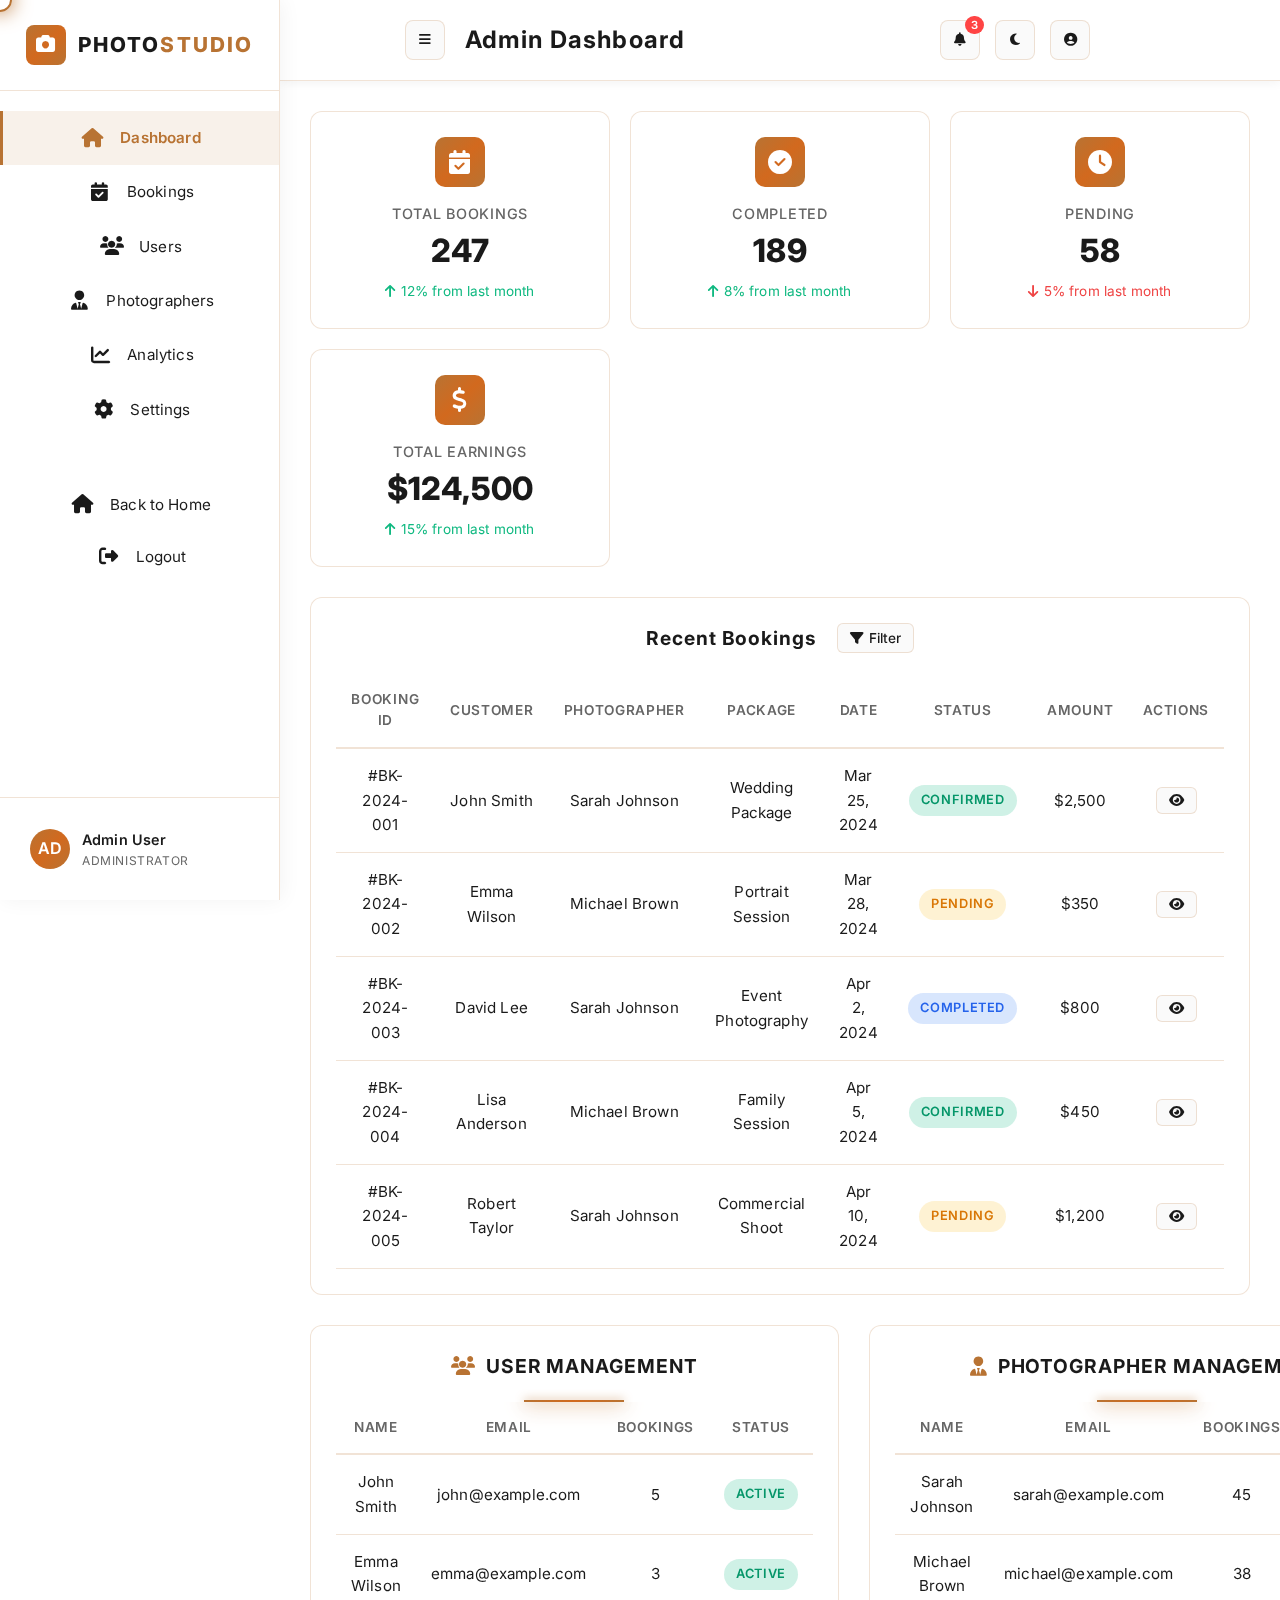
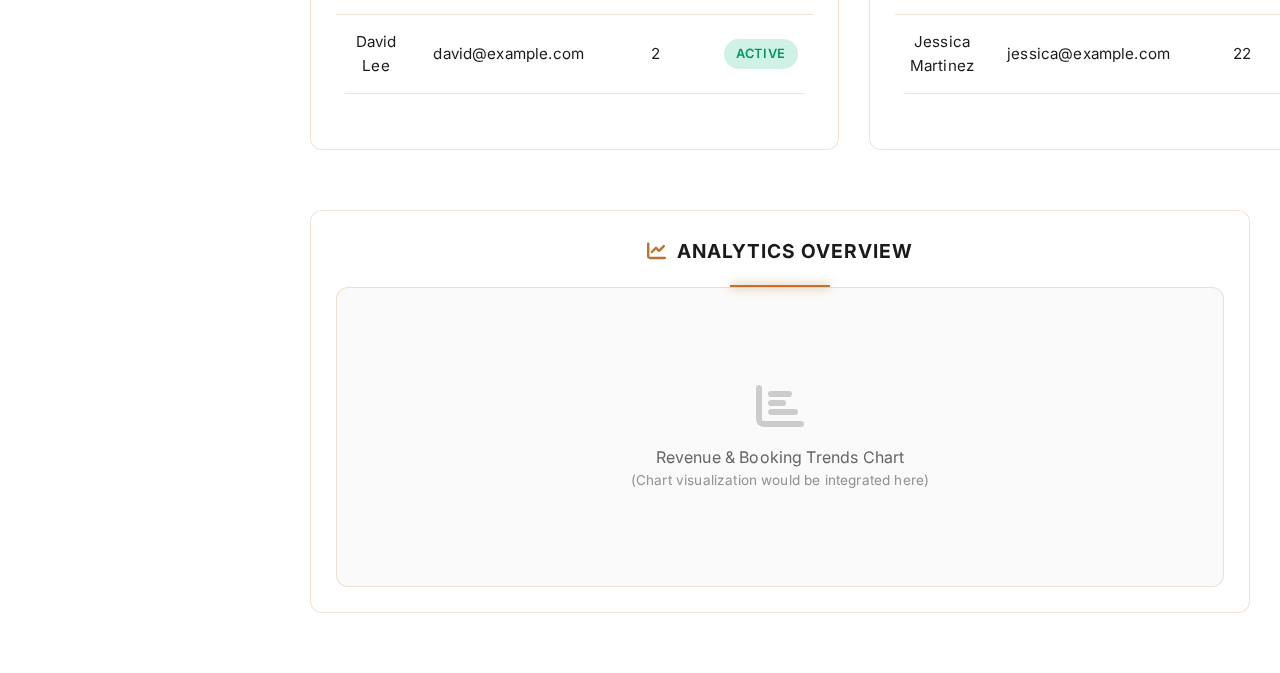
<file: admin-dashboard.html>
<!DOCTYPE html>
<html lang="en">
<head>
    <meta charset="UTF-8">
    <meta name="viewport" content="width=device-width, initial-scale=1.0">
    <meta name="description" content="Admin Dashboard - Photography Booking Management">
    <title>Admin Dashboard - PhotoStudio</title>
    
    <!-- Favicon -->
    <link rel="icon" type="image/svg+xml" href="favicon.svg">
    
    <!-- Font Awesome for Icons -->
    <link rel="stylesheet" href="https://cdnjs.cloudflare.com/ajax/libs/font-awesome/6.4.0/css/all.min.css">
    
    <!-- Google Fonts -->
    <link rel="preconnect" href="https://fonts.googleapis.com">
    <link rel="preconnect" href="https://fonts.gstatic.com" crossorigin>
    <link href="https://fonts.googleapis.com/css2?family=Inter:wght@300;400;500;600;700;800;900&display=swap" rel="stylesheet">
    
    <!-- Styles -->
    <link rel="stylesheet" href="styles.css">
    <link rel="stylesheet" href="dashboard.css">
    
    <style>
        /* Additional Admin-specific styles */
        .analytics-chart {
            height: 300px;
            background: var(--bg-secondary);
            border-radius: 12px;
            display: flex;
            align-items: center;
            justify-content: center;
            color: var(--text-light);
            border: 1px solid var(--border-color);
        }
    </style>
</head>
<body>
    <!-- Sidebar Overlay (Mobile) -->
    <div class="sidebar-overlay"></div>
    
    <!-- Dashboard Wrapper -->
    <div class="dashboard-wrapper">
        <!-- Sidebar -->
        <aside class="dashboard-sidebar">
            <!-- Logo -->
            <div class="sidebar-logo">
                <div class="sidebar-logo-icon">
                    <i class="fas fa-camera"></i>
                </div>
                <div class="sidebar-logo-text">Photo<span>Studio</span></div>
            </div>
            
            <!-- Menu -->
            <nav class="sidebar-menu">
                <a href="admin-dashboard.html" class="sidebar-menu-item active">
                    <i class="fas fa-home"></i>
                    <span class="sidebar-menu-text">Dashboard</span>
                </a>
                <a href="#bookings" class="sidebar-menu-item">
                    <i class="fas fa-calendar-check"></i>
                    <span class="sidebar-menu-text">Bookings</span>
                </a>
                <a href="#users" class="sidebar-menu-item">
                    <i class="fas fa-users"></i>
                    <span class="sidebar-menu-text">Users</span>
                </a>
                <a href="#photographers" class="sidebar-menu-item">
                    <i class="fas fa-user-tie"></i>
                    <span class="sidebar-menu-text">Photographers</span>
                </a>
                <a href="#analytics" class="sidebar-menu-item">
                    <i class="fas fa-chart-line"></i>
                    <span class="sidebar-menu-text">Analytics</span>
                </a>
                <a href="#settings" class="sidebar-menu-item">
                    <i class="fas fa-cog"></i>
                    <span class="sidebar-menu-text">Settings</span>
                </a>
                <div style="margin-top: 20px; padding-top: 20px; border-top: 1px solid var(--border-color);"></div>
                <a href="index.html" class="sidebar-menu-item">
                    <i class="fas fa-home"></i>
                    <span class="sidebar-menu-text">Back to Home</span>
                </a>
                <button class="sidebar-menu-item logout-btn" style="width: 100%; text-align: left;">
                    <i class="fas fa-sign-out-alt"></i>
                    <span class="sidebar-menu-text">Logout</span>
                </button>
            </nav>
            
            <!-- Footer -->
            <div class="sidebar-footer">
                <div class="sidebar-user">
                    <div class="sidebar-user-avatar">AD</div>
                    <div class="sidebar-user-info">
                        <div class="sidebar-user-name">Admin User</div>
                        <div class="sidebar-user-role">Administrator</div>
                    </div>
                </div>
            </div>
        </aside>
        
        <!-- Main Content -->
        <main class="dashboard-main">
            <!-- Header -->
            <header class="dashboard-header">
                <div class="dashboard-header-left">
                    <button class="sidebar-toggle" aria-label="Toggle Sidebar">
                        <i class="fas fa-bars"></i>
                    </button>
                    <h1 class="dashboard-title">Admin Dashboard</h1>
                </div>
                <div class="dashboard-header-right">
                    <button class="header-icon-btn" data-tooltip="Notifications">
                        <i class="fas fa-bell"></i>
                        <span class="badge">3</span>
                    </button>
                    <button class="header-icon-btn theme-toggle" data-tooltip="Toggle Theme">
                        <i class="fas fa-moon"></i>
                    </button>
                    <button class="header-icon-btn" data-tooltip="Profile">
                        <i class="fas fa-user-circle"></i>
                    </button>
                </div>
            </header>
            
            <!-- Content -->
            <div class="dashboard-content">
                <!-- Stats Cards -->
                <div class="stats-grid">
                    <div class="stat-card">
                        <div class="stat-card-header">
                            <div class="stat-card-icon">
                                <i class="fas fa-calendar-check"></i>
                            </div>
                        </div>
                        <div class="stat-card-title">Total Bookings</div>
                        <div class="stat-card-value">247</div>
                        <div class="stat-card-change positive">
                            <i class="fas fa-arrow-up"></i>
                            <span>12% from last month</span>
                        </div>
                    </div>
                    
                    <div class="stat-card">
                        <div class="stat-card-header">
                            <div class="stat-card-icon">
                                <i class="fas fa-check-circle"></i>
                            </div>
                        </div>
                        <div class="stat-card-title">Completed</div>
                        <div class="stat-card-value">189</div>
                        <div class="stat-card-change positive">
                            <i class="fas fa-arrow-up"></i>
                            <span>8% from last month</span>
                        </div>
                    </div>
                    
                    <div class="stat-card">
                        <div class="stat-card-header">
                            <div class="stat-card-icon">
                                <i class="fas fa-clock"></i>
                            </div>
                        </div>
                        <div class="stat-card-title">Pending</div>
                        <div class="stat-card-value">58</div>
                        <div class="stat-card-change negative">
                            <i class="fas fa-arrow-down"></i>
                            <span>5% from last month</span>
                        </div>
                    </div>
                    
                    <div class="stat-card">
                        <div class="stat-card-header">
                            <div class="stat-card-icon">
                                <i class="fas fa-dollar-sign"></i>
                            </div>
                        </div>
                        <div class="stat-card-title">Total Earnings</div>
                        <div class="stat-card-value">$124,500</div>
                        <div class="stat-card-change positive">
                            <i class="fas fa-arrow-up"></i>
                            <span>15% from last month</span>
                        </div>
                    </div>
                </div>
                
                <!-- Booking Management Table -->
                <div class="data-table-wrapper">
                    <div class="data-table-header">
                        <h2 class="data-table-title">Recent Bookings</h2>
                        <button class="action-btn">
                            <i class="fas fa-filter"></i>
                            Filter
                        </button>
                    </div>
                    <table class="data-table">
                        <thead>
                            <tr>
                                <th>Booking ID</th>
                                <th>Customer</th>
                                <th>Photographer</th>
                                <th>Package</th>
                                <th>Date</th>
                                <th>Status</th>
                                <th>Amount</th>
                                <th>Actions</th>
                            </tr>
                        </thead>
                        <tbody>
                            <tr>
                                <td>#BK-2024-001</td>
                                <td>John Smith</td>
                                <td>Sarah Johnson</td>
                                <td>Wedding Package</td>
                                <td>Mar 25, 2024</td>
                                <td><span class="status-badge confirmed">Confirmed</span></td>
                                <td>$2,500</td>
                                <td>
                                    <button class="action-btn">
                                        <i class="fas fa-eye"></i>
                                    </button>
                                </td>
                            </tr>
                            <tr>
                                <td>#BK-2024-002</td>
                                <td>Emma Wilson</td>
                                <td>Michael Brown</td>
                                <td>Portrait Session</td>
                                <td>Mar 28, 2024</td>
                                <td><span class="status-badge pending">Pending</span></td>
                                <td>$350</td>
                                <td>
                                    <button class="action-btn">
                                        <i class="fas fa-eye"></i>
                                    </button>
                                </td>
                            </tr>
                            <tr>
                                <td>#BK-2024-003</td>
                                <td>David Lee</td>
                                <td>Sarah Johnson</td>
                                <td>Event Photography</td>
                                <td>Apr 2, 2024</td>
                                <td><span class="status-badge completed">Completed</span></td>
                                <td>$800</td>
                                <td>
                                    <button class="action-btn">
                                        <i class="fas fa-eye"></i>
                                    </button>
                                </td>
                            </tr>
                            <tr>
                                <td>#BK-2024-004</td>
                                <td>Lisa Anderson</td>
                                <td>Michael Brown</td>
                                <td>Family Session</td>
                                <td>Apr 5, 2024</td>
                                <td><span class="status-badge confirmed">Confirmed</span></td>
                                <td>$450</td>
                                <td>
                                    <button class="action-btn">
                                        <i class="fas fa-eye"></i>
                                    </button>
                                </td>
                            </tr>
                            <tr>
                                <td>#BK-2024-005</td>
                                <td>Robert Taylor</td>
                                <td>Sarah Johnson</td>
                                <td>Commercial Shoot</td>
                                <td>Apr 10, 2024</td>
                                <td><span class="status-badge pending">Pending</span></td>
                                <td>$1,200</td>
                                <td>
                                    <button class="action-btn">
                                        <i class="fas fa-eye"></i>
                                    </button>
                                </td>
                            </tr>
                        </tbody>
                    </table>
                </div>
                
                <!-- Two Column Layout -->
                <div style="display: grid; grid-template-columns: 1fr 1fr; gap: 30px; margin-bottom: 30px;">
                    <!-- User Management -->
                    <div class="dashboard-section">
                        <h2 class="section-title">
                            <i class="fas fa-users"></i>
                            User Management
                        </h2>
                        <div class="data-table-wrapper" style="padding: 0; border: none; background: transparent;">
                            <table class="data-table">
                                <thead>
                                    <tr>
                                        <th>Name</th>
                                        <th>Email</th>
                                        <th>Bookings</th>
                                        <th>Status</th>
                                    </tr>
                                </thead>
                                <tbody>
                                    <tr>
                                        <td>John Smith</td>
                                        <td>john@example.com</td>
                                        <td>5</td>
                                        <td><span class="status-badge confirmed">Active</span></td>
                                    </tr>
                                    <tr>
                                        <td>Emma Wilson</td>
                                        <td>emma@example.com</td>
                                        <td>3</td>
                                        <td><span class="status-badge confirmed">Active</span></td>
                                    </tr>
                                    <tr>
                                        <td>David Lee</td>
                                        <td>david@example.com</td>
                                        <td>2</td>
                                        <td><span class="status-badge confirmed">Active</span></td>
                                    </tr>
                                </tbody>
                            </table>
                        </div>
                    </div>
                    
                    <!-- Photographer Management -->
                    <div class="dashboard-section">
                        <h2 class="section-title">
                            <i class="fas fa-user-tie"></i>
                            Photographer Management
                        </h2>
                        <div class="data-table-wrapper" style="padding: 0; border: none; background: transparent;">
                            <table class="data-table">
                                <thead>
                                    <tr>
                                        <th>Name</th>
                                        <th>Email</th>
                                        <th>Bookings</th>
                                        <th>Status</th>
                                    </tr>
                                </thead>
                                <tbody>
                                    <tr>
                                        <td>Sarah Johnson</td>
                                        <td>sarah@example.com</td>
                                        <td>45</td>
                                        <td><span class="status-badge confirmed">Active</span></td>
                                    </tr>
                                    <tr>
                                        <td>Michael Brown</td>
                                        <td>michael@example.com</td>
                                        <td>38</td>
                                        <td><span class="status-badge confirmed">Active</span></td>
                                    </tr>
                                    <tr>
                                        <td>Jessica Martinez</td>
                                        <td>jessica@example.com</td>
                                        <td>22</td>
                                        <td><span class="status-badge confirmed">Active</span></td>
                                    </tr>
                                </tbody>
                            </table>
                        </div>
                    </div>
                </div>
                
                <!-- Analytics Section -->
                <div class="dashboard-section">
                    <h2 class="section-title">
                        <i class="fas fa-chart-line"></i>
                        Analytics Overview
                    </h2>
                    <div class="analytics-chart">
                        <div style="text-align: center;">
                            <i class="fas fa-chart-bar" style="font-size: 3rem; margin-bottom: 15px; opacity: 0.3;"></i>
                            <p>Revenue & Booking Trends Chart</p>
                            <p style="font-size: 0.85rem; opacity: 0.7;">(Chart visualization would be integrated here)</p>
                        </div>
                    </div>
                </div>
            </div>
        </main>
    </div>
    
    <!-- Scripts -->
    <script src="script.js"></script>
    <script src="dashboard.js"></script>
</body>
</html>
</file>
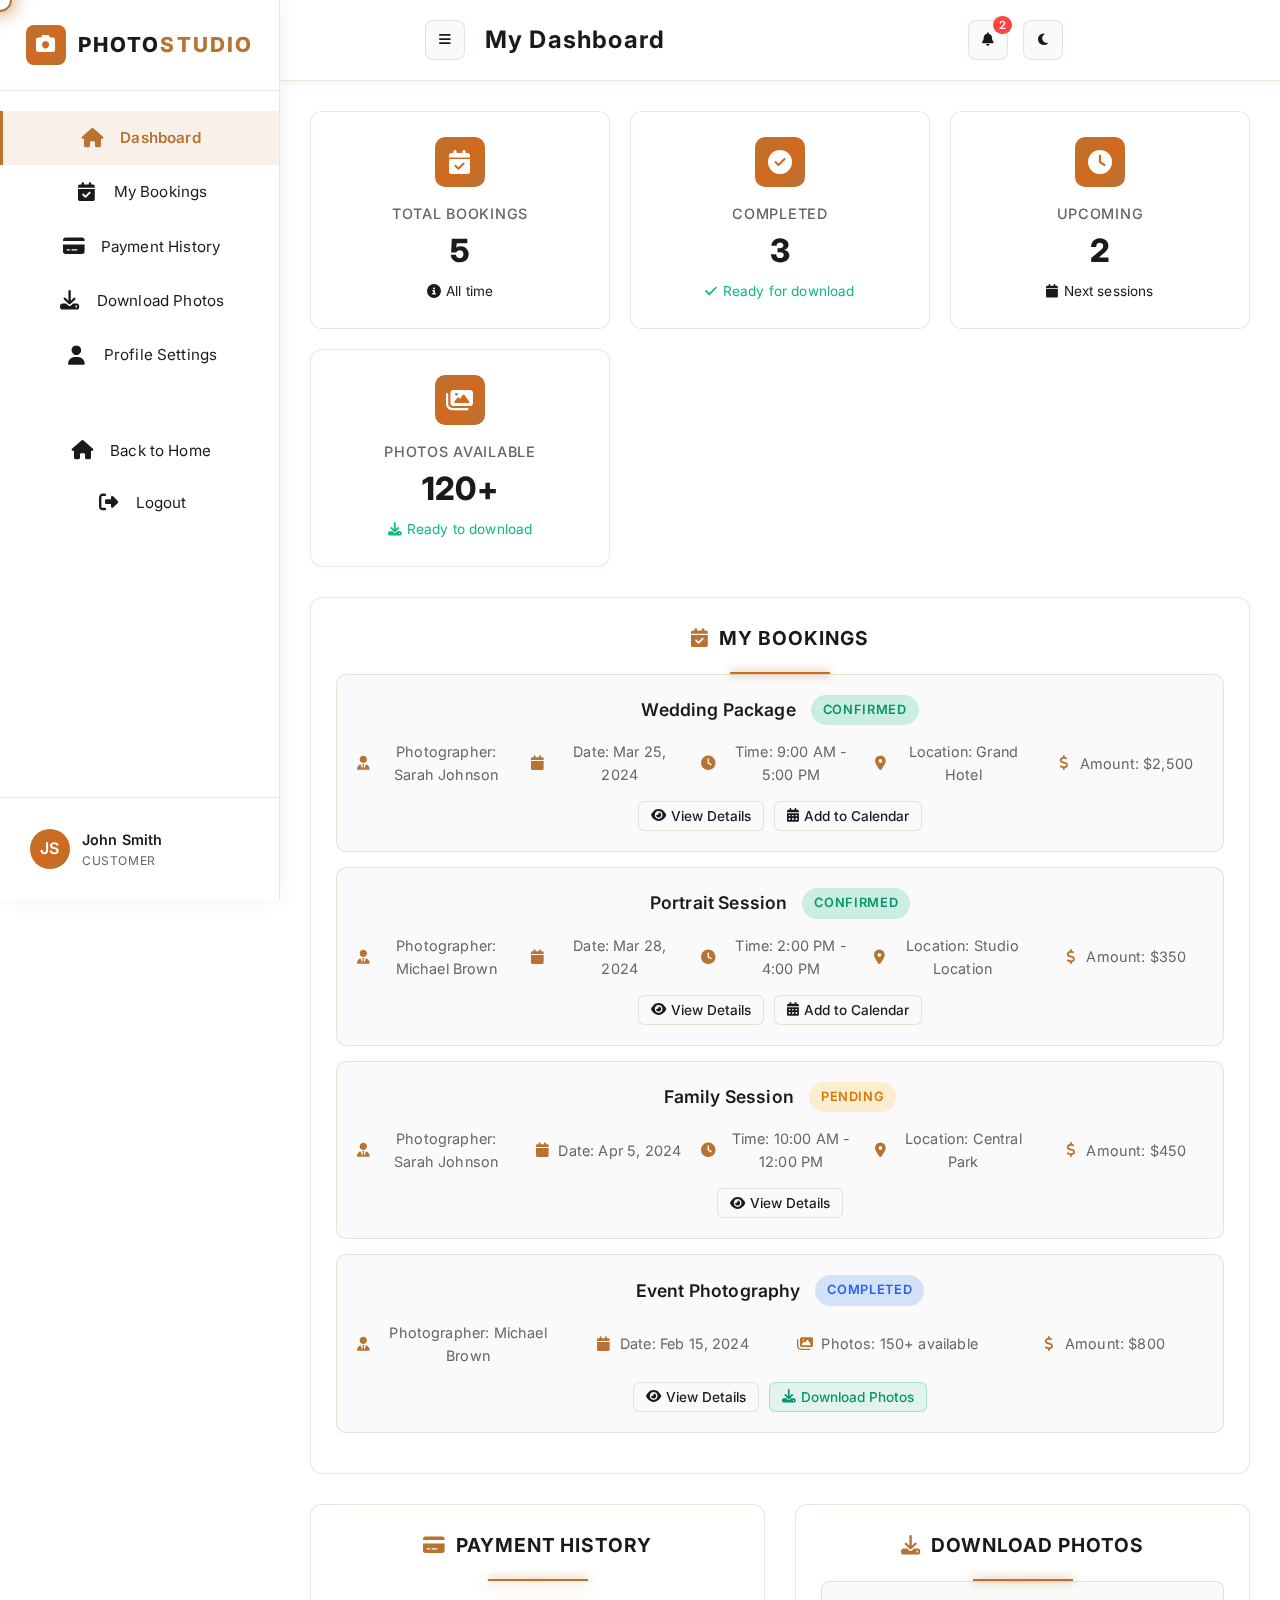
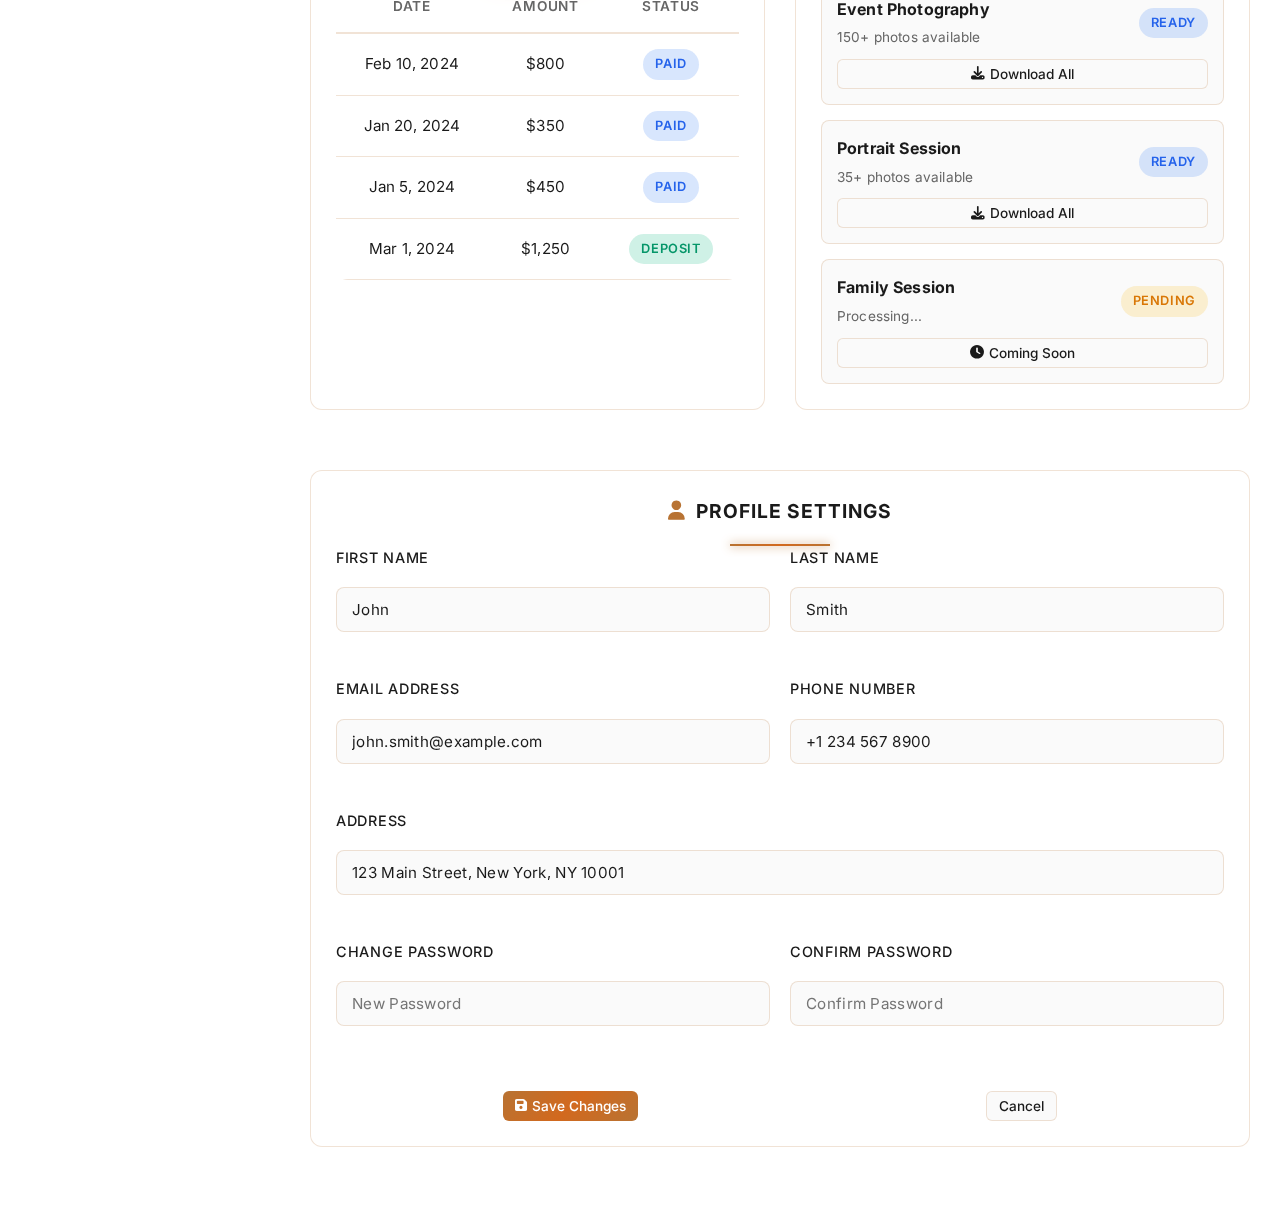
<file: customer-dashboard.html>
<!DOCTYPE html>
<html lang="en">
<head>
    <meta charset="UTF-8">
    <meta name="viewport" content="width=device-width, initial-scale=1.0">
    <meta name="description" content="Customer Dashboard - Manage Your Bookings">
    <title>My Dashboard - PhotoStudio</title>
    
    <!-- Favicon -->
    <link rel="icon" type="image/svg+xml" href="favicon.svg">
    
    <!-- Font Awesome for Icons -->
    <link rel="stylesheet" href="https://cdnjs.cloudflare.com/ajax/libs/font-awesome/6.4.0/css/all.min.css">
    
    <!-- Google Fonts -->
    <link rel="preconnect" href="https://fonts.googleapis.com">
    <link rel="preconnect" href="https://fonts.gstatic.com" crossorigin>
    <link href="https://fonts.googleapis.com/css2?family=Inter:wght@300;400;500;600;700;800;900&display=swap" rel="stylesheet">
    
    <!-- Styles -->
    <link rel="stylesheet" href="styles.css">
    <link rel="stylesheet" href="dashboard.css">
</head>
<body>
    <!-- Sidebar Overlay (Mobile) -->
    <div class="sidebar-overlay"></div>
    
    <!-- Dashboard Wrapper -->
    <div class="dashboard-wrapper">
        <!-- Sidebar -->
        <aside class="dashboard-sidebar">
            <!-- Logo -->
            <div class="sidebar-logo">
                <div class="sidebar-logo-icon">
                    <i class="fas fa-camera"></i>
                </div>
                <div class="sidebar-logo-text">Photo<span>Studio</span></div>
            </div>
            
            <!-- Menu -->
            <nav class="sidebar-menu">
                <a href="customer-dashboard.html" class="sidebar-menu-item active">
                    <i class="fas fa-home"></i>
                    <span class="sidebar-menu-text">Dashboard</span>
                </a>
                <a href="#bookings" class="sidebar-menu-item">
                    <i class="fas fa-calendar-check"></i>
                    <span class="sidebar-menu-text">My Bookings</span>
                </a>
                <a href="#payments" class="sidebar-menu-item">
                    <i class="fas fa-credit-card"></i>
                    <span class="sidebar-menu-text">Payment History</span>
                </a>
                <a href="#photos" class="sidebar-menu-item">
                    <i class="fas fa-download"></i>
                    <span class="sidebar-menu-text">Download Photos</span>
                </a>
                <a href="#profile" class="sidebar-menu-item">
                    <i class="fas fa-user"></i>
                    <span class="sidebar-menu-text">Profile Settings</span>
                </a>
                <div style="margin-top: 20px; padding-top: 20px; border-top: 1px solid var(--border-color);"></div>
                <a href="index.html" class="sidebar-menu-item">
                    <i class="fas fa-home"></i>
                    <span class="sidebar-menu-text">Back to Home</span>
                </a>
                <button class="sidebar-menu-item logout-btn" style="width: 100%; text-align: left;">
                    <i class="fas fa-sign-out-alt"></i>
                    <span class="sidebar-menu-text">Logout</span>
                </button>
            </nav>
            
            <!-- Footer -->
            <div class="sidebar-footer">
                <div class="sidebar-user">
                    <div class="sidebar-user-avatar">JS</div>
                    <div class="sidebar-user-info">
                        <div class="sidebar-user-name">John Smith</div>
                        <div class="sidebar-user-role">Customer</div>
                    </div>
                </div>
            </div>
        </aside>
        
        <!-- Main Content -->
        <main class="dashboard-main">
            <!-- Header -->
            <header class="dashboard-header">
                <div class="dashboard-header-left">
                    <button class="sidebar-toggle" aria-label="Toggle Sidebar">
                        <i class="fas fa-bars"></i>
                    </button>
                    <h1 class="dashboard-title">My Dashboard</h1>
                </div>
                <div class="dashboard-header-right">
                    <button class="header-icon-btn" data-tooltip="Notifications">
                        <i class="fas fa-bell"></i>
                        <span class="badge">2</span>
                    </button>
                    <button class="header-icon-btn theme-toggle" data-tooltip="Toggle Theme">
                        <i class="fas fa-moon"></i>
                    </button>
                </div>
            </header>
            
            <!-- Content -->
            <div class="dashboard-content">
                <!-- Quick Stats -->
                <div class="stats-grid">
                    <div class="stat-card">
                        <div class="stat-card-header">
                            <div class="stat-card-icon">
                                <i class="fas fa-calendar-check"></i>
                            </div>
                        </div>
                        <div class="stat-card-title">Total Bookings</div>
                        <div class="stat-card-value">5</div>
                        <div class="stat-card-change">
                            <i class="fas fa-info-circle"></i>
                            <span>All time</span>
                        </div>
                    </div>
                    
                    <div class="stat-card">
                        <div class="stat-card-header">
                            <div class="stat-card-icon">
                                <i class="fas fa-check-circle"></i>
                            </div>
                        </div>
                        <div class="stat-card-title">Completed</div>
                        <div class="stat-card-value">3</div>
                        <div class="stat-card-change positive">
                            <i class="fas fa-check"></i>
                            <span>Ready for download</span>
                        </div>
                    </div>
                    
                    <div class="stat-card">
                        <div class="stat-card-header">
                            <div class="stat-card-icon">
                                <i class="fas fa-clock"></i>
                            </div>
                        </div>
                        <div class="stat-card-title">Upcoming</div>
                        <div class="stat-card-value">2</div>
                        <div class="stat-card-change">
                            <i class="fas fa-calendar"></i>
                            <span>Next sessions</span>
                        </div>
                    </div>
                    
                    <div class="stat-card">
                        <div class="stat-card-header">
                            <div class="stat-card-icon">
                                <i class="fas fa-images"></i>
                            </div>
                        </div>
                        <div class="stat-card-title">Photos Available</div>
                        <div class="stat-card-value">120+</div>
                        <div class="stat-card-change positive">
                            <i class="fas fa-download"></i>
                            <span>Ready to download</span>
                        </div>
                    </div>
                </div>
                
                <!-- My Bookings Section -->
                <div class="dashboard-section">
                    <h2 class="section-title">
                        <i class="fas fa-calendar-check"></i>
                        My Bookings
                    </h2>
                    
                    <div class="booking-card">
                        <div class="booking-card-header">
                            <h3 class="booking-card-title">Wedding Package</h3>
                            <span class="status-badge confirmed">Confirmed</span>
                        </div>
                        <div class="booking-card-info">
                            <div class="booking-info-item">
                                <i class="fas fa-user-tie"></i>
                                <span>Photographer: Sarah Johnson</span>
                            </div>
                            <div class="booking-info-item">
                                <i class="fas fa-calendar"></i>
                                <span>Date: Mar 25, 2024</span>
                            </div>
                            <div class="booking-info-item">
                                <i class="fas fa-clock"></i>
                                <span>Time: 9:00 AM - 5:00 PM</span>
                            </div>
                            <div class="booking-info-item">
                                <i class="fas fa-map-marker-alt"></i>
                                <span>Location: Grand Hotel</span>
                            </div>
                            <div class="booking-info-item">
                                <i class="fas fa-dollar-sign"></i>
                                <span>Amount: $2,500</span>
                            </div>
                        </div>
                        <div class="booking-card-actions">
                            <button class="action-btn">
                                <i class="fas fa-eye"></i>
                                View Details
                            </button>
                            <button class="action-btn">
                                <i class="fas fa-calendar-alt"></i>
                                Add to Calendar
                            </button>
                        </div>
                    </div>
                    
                    <div class="booking-card">
                        <div class="booking-card-header">
                            <h3 class="booking-card-title">Portrait Session</h3>
                            <span class="status-badge confirmed">Confirmed</span>
                        </div>
                        <div class="booking-card-info">
                            <div class="booking-info-item">
                                <i class="fas fa-user-tie"></i>
                                <span>Photographer: Michael Brown</span>
                            </div>
                            <div class="booking-info-item">
                                <i class="fas fa-calendar"></i>
                                <span>Date: Mar 28, 2024</span>
                            </div>
                            <div class="booking-info-item">
                                <i class="fas fa-clock"></i>
                                <span>Time: 2:00 PM - 4:00 PM</span>
                            </div>
                            <div class="booking-info-item">
                                <i class="fas fa-map-marker-alt"></i>
                                <span>Location: Studio Location</span>
                            </div>
                            <div class="booking-info-item">
                                <i class="fas fa-dollar-sign"></i>
                                <span>Amount: $350</span>
                            </div>
                        </div>
                        <div class="booking-card-actions">
                            <button class="action-btn">
                                <i class="fas fa-eye"></i>
                                View Details
                            </button>
                            <button class="action-btn">
                                <i class="fas fa-calendar-alt"></i>
                                Add to Calendar
                            </button>
                        </div>
                    </div>
                    
                    <div class="booking-card">
                        <div class="booking-card-header">
                            <h3 class="booking-card-title">Family Session</h3>
                            <span class="status-badge pending">Pending</span>
                        </div>
                        <div class="booking-card-info">
                            <div class="booking-info-item">
                                <i class="fas fa-user-tie"></i>
                                <span>Photographer: Sarah Johnson</span>
                            </div>
                            <div class="booking-info-item">
                                <i class="fas fa-calendar"></i>
                                <span>Date: Apr 5, 2024</span>
                            </div>
                            <div class="booking-info-item">
                                <i class="fas fa-clock"></i>
                                <span>Time: 10:00 AM - 12:00 PM</span>
                            </div>
                            <div class="booking-info-item">
                                <i class="fas fa-map-marker-alt"></i>
                                <span>Location: Central Park</span>
                            </div>
                            <div class="booking-info-item">
                                <i class="fas fa-dollar-sign"></i>
                                <span>Amount: $450</span>
                            </div>
                        </div>
                        <div class="booking-card-actions">
                            <button class="action-btn">
                                <i class="fas fa-eye"></i>
                                View Details
                            </button>
                        </div>
                    </div>
                    
                    <div class="booking-card">
                        <div class="booking-card-header">
                            <h3 class="booking-card-title">Event Photography</h3>
                            <span class="status-badge completed">Completed</span>
                        </div>
                        <div class="booking-card-info">
                            <div class="booking-info-item">
                                <i class="fas fa-user-tie"></i>
                                <span>Photographer: Michael Brown</span>
                            </div>
                            <div class="booking-info-item">
                                <i class="fas fa-calendar"></i>
                                <span>Date: Feb 15, 2024</span>
                            </div>
                            <div class="booking-info-item">
                                <i class="fas fa-images"></i>
                                <span>Photos: 150+ available</span>
                            </div>
                            <div class="booking-info-item">
                                <i class="fas fa-dollar-sign"></i>
                                <span>Amount: $800</span>
                            </div>
                        </div>
                        <div class="booking-card-actions">
                            <button class="action-btn">
                                <i class="fas fa-eye"></i>
                                View Details
                            </button>
                            <button class="action-btn accept">
                                <i class="fas fa-download"></i>
                                Download Photos
                            </button>
                        </div>
                    </div>
                </div>
                
                <!-- Two Column Layout -->
                <div style="display: grid; grid-template-columns: 1fr 1fr; gap: 30px; margin-bottom: 30px;">
                    <!-- Payment History -->
                    <div class="dashboard-section">
                        <h2 class="section-title">
                            <i class="fas fa-credit-card"></i>
                            Payment History
                        </h2>
                        <div class="data-table-wrapper" style="padding: 0; border: none; background: transparent;">
                            <table class="data-table">
                                <thead>
                                    <tr>
                                        <th>Date</th>
                                        <th>Amount</th>
                                        <th>Status</th>
                                    </tr>
                                </thead>
                                <tbody>
                                    <tr>
                                        <td data-label="Date">Feb 10, 2024</td>
                                        <td data-label="Amount">$800</td>
                                        <td data-label="Status"><span class="status-badge completed">Paid</span></td>
                                    </tr>
                                    <tr>
                                        <td data-label="Date">Jan 20, 2024</td>
                                        <td data-label="Amount">$350</td>
                                        <td data-label="Status"><span class="status-badge completed">Paid</span></td>
                                    </tr>
                                    <tr>
                                        <td data-label="Date">Jan 5, 2024</td>
                                        <td data-label="Amount">$450</td>
                                        <td data-label="Status"><span class="status-badge completed">Paid</span></td>
                                    </tr>
                                    <tr>
                                        <td data-label="Date">Mar 1, 2024</td>
                                        <td data-label="Amount">$1,250</td>
                                        <td data-label="Status"><span class="status-badge confirmed">Deposit</span></td>
                                    </tr>
                                </tbody>
                            </table>
                        </div>
                    </div>
                    
                    <!-- Download Photos -->
                    <div class="dashboard-section">
                        <h2 class="section-title">
                            <i class="fas fa-download"></i>
                            Download Photos
                        </h2>
                        <div style="display: flex; flex-direction: column; gap: 15px;">
                            <div style="padding: 15px; background: var(--bg-secondary); border-radius: 8px; border: 1px solid var(--border-color);">
                                <div style="display: flex; align-items: center; justify-content: space-between; margin-bottom: 10px;">
                                    <div>
                                        <strong style="color: var(--text-color);">Event Photography</strong>
                                        <div style="font-size: 0.85rem; color: var(--text-light); margin-top: 5px;">150+ photos available</div>
                                    </div>
                                    <span class="status-badge completed">Ready</span>
                                </div>
                                <button class="action-btn" style="width: 100%;">
                                    <i class="fas fa-download"></i>
                                    Download All
                                </button>
                            </div>
                            
                            <div style="padding: 15px; background: var(--bg-secondary); border-radius: 8px; border: 1px solid var(--border-color);">
                                <div style="display: flex; align-items: center; justify-content: space-between; margin-bottom: 10px;">
                                    <div>
                                        <strong style="color: var(--text-color);">Portrait Session</strong>
                                        <div style="font-size: 0.85rem; color: var(--text-light); margin-top: 5px;">35+ photos available</div>
                                    </div>
                                    <span class="status-badge completed">Ready</span>
                                </div>
                                <button class="action-btn" style="width: 100%;">
                                    <i class="fas fa-download"></i>
                                    Download All
                                </button>
                            </div>
                            
                            <div style="padding: 15px; background: var(--bg-secondary); border-radius: 8px; border: 1px solid var(--border-color);">
                                <div style="display: flex; align-items: center; justify-content: space-between; margin-bottom: 10px;">
                                    <div>
                                        <strong style="color: var(--text-color);">Family Session</strong>
                                        <div style="font-size: 0.85rem; color: var(--text-light); margin-top: 5px;">Processing...</div>
                                    </div>
                                    <span class="status-badge pending">Pending</span>
                                </div>
                                <button class="action-btn" style="width: 100%;" disabled>
                                    <i class="fas fa-clock"></i>
                                    Coming Soon
                                </button>
                            </div>
                        </div>
                    </div>
                </div>
                
                <!-- Profile Settings -->
                <div class="dashboard-section">
                    <h2 class="section-title">
                        <i class="fas fa-user"></i>
                        Profile Settings
                    </h2>
                    
                    <form class="profile-form">
                        <div class="form-row">
                            <div class="form-group">
                                <label>First Name</label>
                                <input type="text" value="John" placeholder="First Name">
                            </div>
                            <div class="form-group">
                                <label>Last Name</label>
                                <input type="text" value="Smith" placeholder="Last Name">
                            </div>
                        </div>
                        
                        <div class="form-row">
                            <div class="form-group">
                                <label>Email Address</label>
                                <input type="email" value="john.smith@example.com" placeholder="Email">
                            </div>
                            <div class="form-group">
                                <label>Phone Number</label>
                                <input type="tel" value="+1 234 567 8900" placeholder="Phone">
                            </div>
                        </div>
                        
                        <div class="form-group">
                            <label>Address</label>
                            <input type="text" value="123 Main Street, New York, NY 10001" placeholder="Address">
                        </div>
                        
                        <div class="form-row">
                            <div class="form-group">
                                <label>Change Password</label>
                                <input type="password" placeholder="New Password">
                            </div>
                            <div class="form-group">
                                <label>Confirm Password</label>
                                <input type="password" placeholder="Confirm Password">
                            </div>
                        </div>
                        
                        <div style="display: flex; gap: 15px; margin-top: 20px;">
                            <button type="submit" class="action-btn" style="background: var(--gradient-copper); color: white; border: none;">
                                <i class="fas fa-save"></i>
                                Save Changes
                            </button>
                            <button type="button" class="action-btn">
                                Cancel
                            </button>
                        </div>
                    </form>
                </div>
            </div>
        </main>
    </div>
    
    <!-- Scripts -->
    <script src="script.js"></script>
    <script src="dashboard.js"></script>
</body>
</html>
</file>
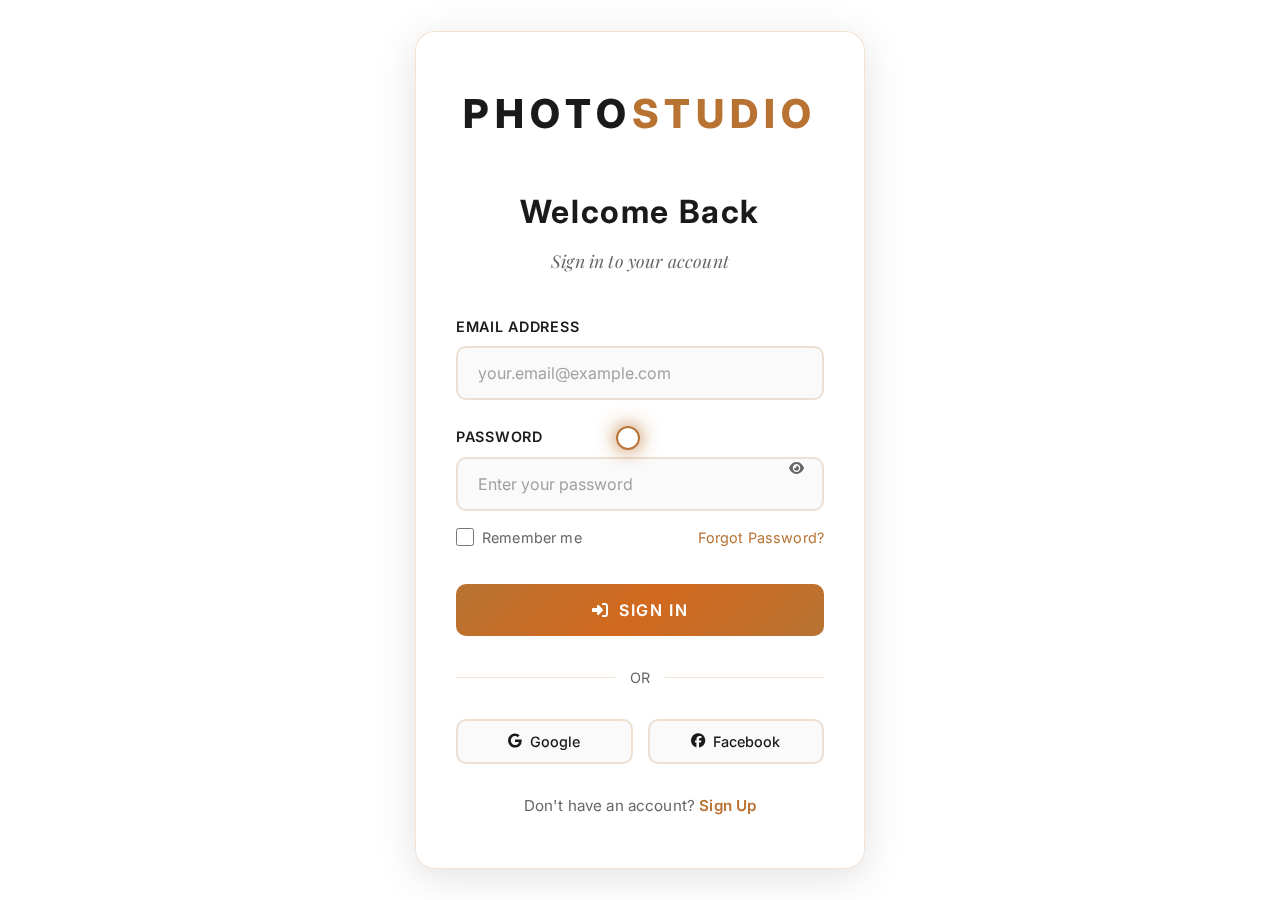
<file: login.html>
<!DOCTYPE html>
<html lang="en">
<head>
    <meta charset="UTF-8">
    <meta name="viewport" content="width=device-width, initial-scale=1.0">
    <meta name="description" content="Login - PhotoStudio Photography Booking">
    <title>Login - PhotoStudio</title>
    
    <!-- Favicon -->
    <link rel="icon" type="image/svg+xml" href="favicon.svg">
    
    <!-- Font Awesome for Icons -->
    <link rel="stylesheet" href="https://cdnjs.cloudflare.com/ajax/libs/font-awesome/6.4.0/css/all.min.css">
    
    <!-- Google Fonts -->
    <link rel="preconnect" href="https://fonts.googleapis.com">
    <link rel="preconnect" href="https://fonts.gstatic.com" crossorigin>
    <link href="https://fonts.googleapis.com/css2?family=Inter:wght@300;400;500;600;700;800;900&family=Playfair+Display:ital,wght@0,400;0,500;0,600;0,700;1,400;1,500;1,600;1,700&display=swap" rel="stylesheet">
    
    <!-- Styles -->
    <link rel="stylesheet" href="styles.css">
    
    <style>
        /* Login Page Specific Styles */
        body {
            min-height: 100vh;
            display: flex;
            align-items: center;
            justify-content: center;
            background: var(--bg-color);
            padding: 20px;
        }
        
        .auth-container {
            width: 100%;
            max-width: 450px;
            background: rgba(255, 255, 255, 0.95);
            backdrop-filter: blur(20px);
            border: 1px solid var(--border-color);
            border-radius: 20px;
            padding: 50px 40px;
            box-shadow: var(--shadow-lg);
            animation: fadeInUp 0.6s ease;
        }
        
        body.dark-theme .auth-container {
            background: rgba(26, 26, 26, 0.95);
            border: 1px solid rgba(192, 192, 192, 0.1);
        }
        
        .auth-logo {
            text-align: center;
            margin-bottom: 40px;
        }
        
        .auth-logo a {
            display: inline-block;
            font-family: 'Inter', sans-serif;
            font-size: 2.5rem;
            font-weight: 800;
            color: var(--text-color);
            letter-spacing: 0.15em;
            text-transform: uppercase;
            text-decoration: none;
            transition: var(--transition);
        }
        
        .auth-logo a span {
            color: var(--molten-copper);
        }
        
        .auth-logo a:hover {
            transform: scale(1.05);
            text-shadow: 0 0 20px rgba(184, 115, 51, 0.3);
        }
        
        .auth-title {
            font-family: 'Inter', sans-serif;
            font-size: 2rem;
            font-weight: 700;
            color: var(--text-color);
            text-align: center;
            margin-bottom: 10px;
            letter-spacing: 0.05em;
        }
        
        .auth-subtitle {
            font-family: 'Playfair Display', serif;
            color: var(--text-light);
            text-align: center;
            margin-bottom: 40px;
            font-size: 1.1rem;
            font-style: italic;
        }
        
        .auth-form {
            display: flex;
            flex-direction: column;
            gap: 25px;
        }
        
        .auth-form-group {
            display: flex;
            flex-direction: column;
            gap: 8px;
        }
        
        .auth-form-group label {
            font-family: 'Inter', sans-serif;
            font-size: 0.9rem;
            font-weight: 600;
            color: var(--text-color);
            text-transform: uppercase;
            letter-spacing: 0.05em;
        }
        
        .auth-form-group input {
            padding: 15px 20px;
            border: 2px solid var(--border-color);
            border-radius: 10px;
            background: var(--bg-secondary);
            color: var(--text-color);
            font-family: 'Inter', sans-serif;
            font-size: 1rem;
            transition: var(--transition);
            width: 100%;
        }
        
        .auth-form-group input:focus {
            outline: none;
            border-color: var(--molten-copper);
            background: var(--bg-color);
            box-shadow: 0 0 0 4px rgba(184, 115, 51, 0.1);
        }
        
        .auth-form-group input::placeholder {
            color: var(--text-light);
            opacity: 0.6;
        }
        
        .auth-form-group.password-wrapper {
            position: relative;
        }
        
        .password-toggle {
            position: absolute;
            right: 15px;
            top: 50%;
            transform: translateY(-50%);
            background: none;
            border: none;
            color: var(--text-light);
            cursor: pointer;
            padding: 5px;
            transition: var(--transition);
        }
        
        .password-toggle:hover {
            color: var(--molten-copper);
        }
        
        .auth-form-group.password-wrapper input {
            padding-right: 50px;
        }
        
        .auth-options {
            display: flex;
            justify-content: space-between;
            align-items: center;
            margin-top: -10px;
        }
        
        .remember-me {
            display: flex;
            align-items: center;
            gap: 8px;
        }
        
        .remember-me input[type="checkbox"] {
            width: 18px;
            height: 18px;
            cursor: pointer;
            accent-color: var(--molten-copper);
        }
        
        .remember-me label {
            font-family: 'Inter', sans-serif;
            font-size: 0.9rem;
            color: var(--text-light);
            cursor: pointer;
            margin: 0;
            text-transform: none;
            font-weight: 400;
        }
        
        .forgot-password {
            font-family: 'Inter', sans-serif;
            font-size: 0.9rem;
            color: var(--molten-copper);
            text-decoration: none;
            transition: var(--transition);
        }
        
        .forgot-password:hover {
            text-decoration: underline;
        }
        
        .auth-submit-btn {
            width: 100%;
            padding: 16px;
            background: var(--gradient-copper);
            color: var(--ivory-white);
            border: none;
            border-radius: 10px;
            font-family: 'Inter', sans-serif;
            font-size: 1rem;
            font-weight: 600;
            text-transform: uppercase;
            letter-spacing: 0.1em;
            cursor: pointer;
            transition: var(--transition);
            margin-top: 10px;
            display: flex;
            align-items: center;
            justify-content: center;
            gap: 10px;
        }
        
        .auth-submit-btn:hover {
            transform: translateY(-2px);
            box-shadow: var(--shadow-copper-lg);
        }
        
        .auth-submit-btn:active {
            transform: translateY(0);
        }
        
        .auth-divider {
            display: flex;
            align-items: center;
            gap: 15px;
            margin: 30px 0;
            color: var(--text-light);
            font-family: 'Inter', sans-serif;
            font-size: 0.9rem;
        }
        
        .auth-divider::before,
        .auth-divider::after {
            content: '';
            flex: 1;
            height: 1px;
            background: var(--border-color);
        }
        
        .auth-social {
            display: grid;
            grid-template-columns: repeat(2, 1fr);
            gap: 15px;
        }
        
        .social-auth-btn {
            padding: 12px;
            border: 2px solid var(--border-color);
            border-radius: 10px;
            background: var(--bg-secondary);
            color: var(--text-color);
            font-family: 'Inter', sans-serif;
            font-size: 0.9rem;
            font-weight: 500;
            cursor: pointer;
            transition: var(--transition);
            display: flex;
            align-items: center;
            justify-content: center;
            gap: 8px;
        }
        
        .social-auth-btn:hover {
            border-color: var(--molten-copper);
            background: rgba(184, 115, 51, 0.05);
        }
        
        .auth-footer {
            text-align: center;
            margin-top: 30px;
            font-family: 'Inter', sans-serif;
            color: var(--text-light);
            font-size: 0.95rem;
        }
        
        .auth-footer a {
            color: var(--molten-copper);
            text-decoration: none;
            font-weight: 600;
            transition: var(--transition);
        }
        
        .auth-footer a:hover {
            text-decoration: underline;
        }
        
        /* Responsive */
        @media (max-width: 768px) {
            .auth-container {
                padding: 40px 30px;
            }
            
            .auth-logo a {
                font-size: 2rem;
            }
            
            .auth-title {
                font-size: 1.5rem;
            }
            
            .auth-social {
                grid-template-columns: 1fr;
            }
        }
        
        @media (max-width: 480px) {
            .auth-container {
                padding: 30px 20px;
            }
            
            .auth-options {
                flex-direction: column;
                align-items: flex-start;
                gap: 15px;
            }
        }
    </style>
</head>
<body>
    <div class="auth-container">
        <!-- Logo -->
        <div class="auth-logo">
            <a href="index.html">
                Photo<span>Studio</span>
            </a>
        </div>
        
        <!-- Title -->
        <h1 class="auth-title">Welcome Back</h1>
        <p class="auth-subtitle">Sign in to your account</p>
        
        <!-- Login Form -->
        <form class="auth-form" id="login-form">
            <div class="auth-form-group">
                <label for="login-email">Email Address</label>
                <input type="email" id="login-email" name="email" placeholder="your.email@example.com" required>
            </div>
            
            <div class="auth-form-group password-wrapper">
                <label for="login-password">Password</label>
                <input type="password" id="login-password" name="password" placeholder="Enter your password" required>
                <button type="button" class="password-toggle" onclick="togglePassword('login-password')">
                    <i class="fas fa-eye" id="login-password-icon"></i>
                </button>
            </div>
            
            <div class="auth-options">
                <div class="remember-me">
                    <input type="checkbox" id="remember-me" name="remember">
                    <label for="remember-me">Remember me</label>
                </div>
                <a href="#forgot-password" class="forgot-password">Forgot Password?</a>
            </div>
            
            <button type="submit" class="auth-submit-btn">
                <i class="fas fa-sign-in-alt"></i>
                Sign In
            </button>
        </form>
        
        <!-- Divider -->
        <div class="auth-divider">
            <span>OR</span>
        </div>
        
        <!-- Social Login -->
        <div class="auth-social">
            <button type="button" class="social-auth-btn">
                <i class="fab fa-google"></i>
                Google
            </button>
            <button type="button" class="social-auth-btn">
                <i class="fab fa-facebook"></i>
                Facebook
            </button>
        </div>
        
        <!-- Footer -->
        <div class="auth-footer">
            Don't have an account? <a href="register.html">Sign Up</a>
        </div>
    </div>
    
    <!-- Scripts -->
    <script src="script.js"></script>
    <script>
        // Password Toggle Function
        function togglePassword(inputId) {
            const input = document.getElementById(inputId);
            const icon = document.getElementById(inputId + '-icon');
            
            if (input.type === 'password') {
                input.type = 'text';
                icon.classList.remove('fa-eye');
                icon.classList.add('fa-eye-slash');
            } else {
                input.type = 'password';
                icon.classList.remove('fa-eye-slash');
                icon.classList.add('fa-eye');
            }
        }
        
        // Form Submission
        document.getElementById('login-form').addEventListener('submit', function(e) {
            e.preventDefault();
            
            const email = document.getElementById('login-email').value;
            const password = document.getElementById('login-password').value;
            
            // Here you would normally send this to your backend
            console.log('Login attempt:', { email, password });
            
            // For demo purposes, redirect to dashboard
            // In production, you would check credentials first
            alert('Login functionality would be connected to your backend API');
            // window.location.href = 'customer-dashboard.html';
        });
    </script>
</body>
</html>
</file>
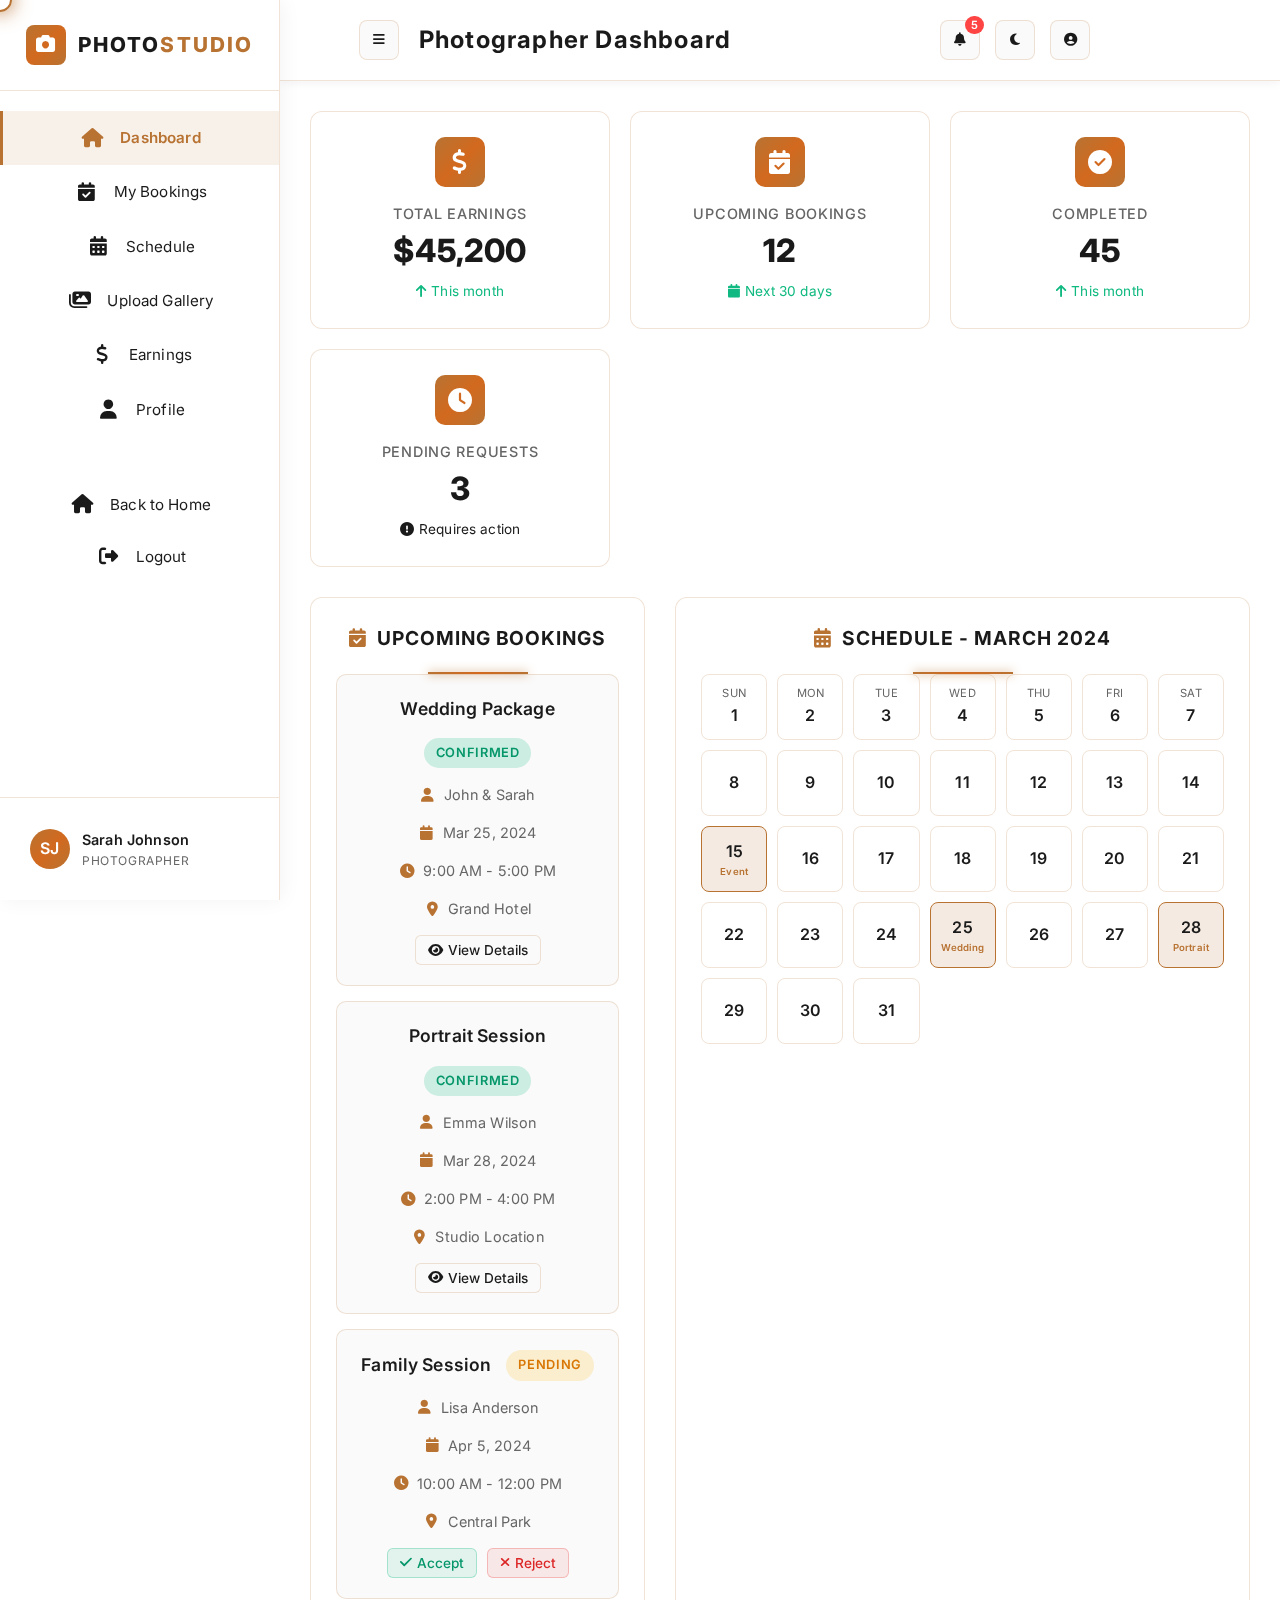
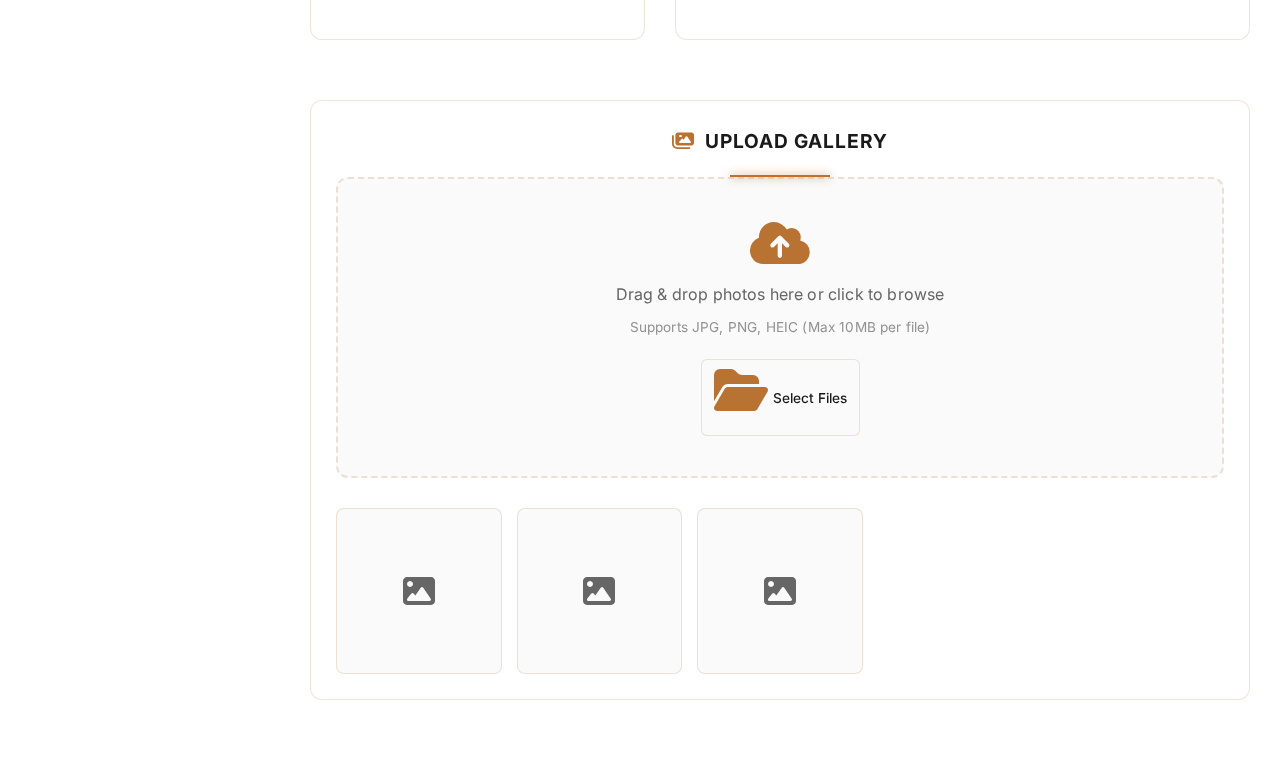
<file: photographer-dashboard.html>
<!DOCTYPE html>
<html lang="en">
<head>
    <meta charset="UTF-8">
    <meta name="viewport" content="width=device-width, initial-scale=1.0">
    <meta name="description" content="Photographer Dashboard - Manage Your Bookings">
    <title>Photographer Dashboard - PhotoStudio</title>
    
    <!-- Favicon -->
    <link rel="icon" type="image/svg+xml" href="favicon.svg">
    
    <!-- Font Awesome for Icons -->
    <link rel="stylesheet" href="https://cdnjs.cloudflare.com/ajax/libs/font-awesome/6.4.0/css/all.min.css">
    
    <!-- Google Fonts -->
    <link rel="preconnect" href="https://fonts.googleapis.com">
    <link rel="preconnect" href="https://fonts.gstatic.com" crossorigin>
    <link href="https://fonts.googleapis.com/css2?family=Inter:wght@300;400;500;600;700;800;900&display=swap" rel="stylesheet">
    
    <!-- Styles -->
    <link rel="stylesheet" href="styles.css">
    <link rel="stylesheet" href="dashboard.css">
</head>
<body>
    <!-- Sidebar Overlay (Mobile) -->
    <div class="sidebar-overlay"></div>
    
    <!-- Dashboard Wrapper -->
    <div class="dashboard-wrapper">
        <!-- Sidebar -->
        <aside class="dashboard-sidebar">
            <!-- Logo -->
            <div class="sidebar-logo">
                <div class="sidebar-logo-icon">
                    <i class="fas fa-camera"></i>
                </div>
                <div class="sidebar-logo-text">Photo<span>Studio</span></div>
            </div>
            
            <!-- Menu -->
            <nav class="sidebar-menu">
                <a href="photographer-dashboard.html" class="sidebar-menu-item active">
                    <i class="fas fa-home"></i>
                    <span class="sidebar-menu-text">Dashboard</span>
                </a>
                <a href="#bookings" class="sidebar-menu-item">
                    <i class="fas fa-calendar-check"></i>
                    <span class="sidebar-menu-text">My Bookings</span>
                </a>
                <a href="#schedule" class="sidebar-menu-item">
                    <i class="fas fa-calendar-alt"></i>
                    <span class="sidebar-menu-text">Schedule</span>
                </a>
                <a href="#gallery" class="sidebar-menu-item">
                    <i class="fas fa-images"></i>
                    <span class="sidebar-menu-text">Upload Gallery</span>
                </a>
                <a href="#earnings" class="sidebar-menu-item">
                    <i class="fas fa-dollar-sign"></i>
                    <span class="sidebar-menu-text">Earnings</span>
                </a>
                <a href="#profile" class="sidebar-menu-item">
                    <i class="fas fa-user"></i>
                    <span class="sidebar-menu-text">Profile</span>
                </a>
                <div style="margin-top: 20px; padding-top: 20px; border-top: 1px solid var(--border-color);"></div>
                <a href="index.html" class="sidebar-menu-item">
                    <i class="fas fa-home"></i>
                    <span class="sidebar-menu-text">Back to Home</span>
                </a>
                <button class="sidebar-menu-item logout-btn" style="width: 100%; text-align: left;">
                    <i class="fas fa-sign-out-alt"></i>
                    <span class="sidebar-menu-text">Logout</span>
                </button>
            </nav>
            
            <!-- Footer -->
            <div class="sidebar-footer">
                <div class="sidebar-user">
                    <div class="sidebar-user-avatar">SJ</div>
                    <div class="sidebar-user-info">
                        <div class="sidebar-user-name">Sarah Johnson</div>
                        <div class="sidebar-user-role">Photographer</div>
                    </div>
                </div>
            </div>
        </aside>
        
        <!-- Main Content -->
        <main class="dashboard-main">
            <!-- Header -->
            <header class="dashboard-header">
                <div class="dashboard-header-left">
                    <button class="sidebar-toggle" aria-label="Toggle Sidebar">
                        <i class="fas fa-bars"></i>
                    </button>
                    <h1 class="dashboard-title">Photographer Dashboard</h1>
                </div>
                <div class="dashboard-header-right">
                    <button class="header-icon-btn" data-tooltip="Notifications">
                        <i class="fas fa-bell"></i>
                        <span class="badge">5</span>
                    </button>
                    <button class="header-icon-btn theme-toggle" data-tooltip="Toggle Theme">
                        <i class="fas fa-moon"></i>
                    </button>
                    <button class="header-icon-btn" data-tooltip="Profile">
                        <i class="fas fa-user-circle"></i>
                    </button>
                </div>
            </header>
            
            <!-- Content -->
            <div class="dashboard-content">
                <!-- Earnings Summary Card -->
                <div class="stats-grid">
                    <div class="stat-card">
                        <div class="stat-card-header">
                            <div class="stat-card-icon">
                                <i class="fas fa-dollar-sign"></i>
                            </div>
                        </div>
                        <div class="stat-card-title">Total Earnings</div>
                        <div class="stat-card-value">$45,200</div>
                        <div class="stat-card-change positive">
                            <i class="fas fa-arrow-up"></i>
                            <span>This month</span>
                        </div>
                    </div>
                    
                    <div class="stat-card">
                        <div class="stat-card-header">
                            <div class="stat-card-icon">
                                <i class="fas fa-calendar-check"></i>
                            </div>
                        </div>
                        <div class="stat-card-title">Upcoming Bookings</div>
                        <div class="stat-card-value">12</div>
                        <div class="stat-card-change positive">
                            <i class="fas fa-calendar"></i>
                            <span>Next 30 days</span>
                        </div>
                    </div>
                    
                    <div class="stat-card">
                        <div class="stat-card-header">
                            <div class="stat-card-icon">
                                <i class="fas fa-check-circle"></i>
                            </div>
                        </div>
                        <div class="stat-card-title">Completed</div>
                        <div class="stat-card-value">45</div>
                        <div class="stat-card-change positive">
                            <i class="fas fa-arrow-up"></i>
                            <span>This month</span>
                        </div>
                    </div>
                    
                    <div class="stat-card">
                        <div class="stat-card-header">
                            <div class="stat-card-icon">
                                <i class="fas fa-clock"></i>
                            </div>
                        </div>
                        <div class="stat-card-title">Pending Requests</div>
                        <div class="stat-card-value">3</div>
                        <div class="stat-card-change">
                            <i class="fas fa-exclamation-circle"></i>
                            <span>Requires action</span>
                        </div>
                    </div>
                </div>
                
                <!-- Two Column Layout -->
                <div style="display: grid; grid-template-columns: 1fr 1fr; gap: 30px; margin-bottom: 30px;">
                    <!-- Upcoming Bookings -->
                    <div class="dashboard-section">
                        <h2 class="section-title">
                            <i class="fas fa-calendar-check"></i>
                            Upcoming Bookings
                        </h2>
                        
                        <div class="booking-card">
                            <div class="booking-card-header">
                                <h3 class="booking-card-title">Wedding Package</h3>
                                <span class="status-badge confirmed">Confirmed</span>
                            </div>
                            <div class="booking-card-info">
                                <div class="booking-info-item">
                                    <i class="fas fa-user"></i>
                                    <span>John & Sarah</span>
                                </div>
                                <div class="booking-info-item">
                                    <i class="fas fa-calendar"></i>
                                    <span>Mar 25, 2024</span>
                                </div>
                                <div class="booking-info-item">
                                    <i class="fas fa-clock"></i>
                                    <span>9:00 AM - 5:00 PM</span>
                                </div>
                                <div class="booking-info-item">
                                    <i class="fas fa-map-marker-alt"></i>
                                    <span>Grand Hotel</span>
                                </div>
                            </div>
                            <div class="booking-card-actions">
                                <button class="action-btn">
                                    <i class="fas fa-eye"></i>
                                    View Details
                                </button>
                            </div>
                        </div>
                        
                        <div class="booking-card">
                            <div class="booking-card-header">
                                <h3 class="booking-card-title">Portrait Session</h3>
                                <span class="status-badge confirmed">Confirmed</span>
                            </div>
                            <div class="booking-card-info">
                                <div class="booking-info-item">
                                    <i class="fas fa-user"></i>
                                    <span>Emma Wilson</span>
                                </div>
                                <div class="booking-info-item">
                                    <i class="fas fa-calendar"></i>
                                    <span>Mar 28, 2024</span>
                                </div>
                                <div class="booking-info-item">
                                    <i class="fas fa-clock"></i>
                                    <span>2:00 PM - 4:00 PM</span>
                                </div>
                                <div class="booking-info-item">
                                    <i class="fas fa-map-marker-alt"></i>
                                    <span>Studio Location</span>
                                </div>
                            </div>
                            <div class="booking-card-actions">
                                <button class="action-btn">
                                    <i class="fas fa-eye"></i>
                                    View Details
                                </button>
                            </div>
                        </div>
                        
                        <div class="booking-card">
                            <div class="booking-card-header">
                                <h3 class="booking-card-title">Family Session</h3>
                                <span class="status-badge pending">Pending</span>
                            </div>
                            <div class="booking-card-info">
                                <div class="booking-info-item">
                                    <i class="fas fa-user"></i>
                                    <span>Lisa Anderson</span>
                                </div>
                                <div class="booking-info-item">
                                    <i class="fas fa-calendar"></i>
                                    <span>Apr 5, 2024</span>
                                </div>
                                <div class="booking-info-item">
                                    <i class="fas fa-clock"></i>
                                    <span>10:00 AM - 12:00 PM</span>
                                </div>
                                <div class="booking-info-item">
                                    <i class="fas fa-map-marker-alt"></i>
                                    <span>Central Park</span>
                                </div>
                            </div>
                            <div class="booking-card-actions">
                                <button class="action-btn accept">
                                    <i class="fas fa-check"></i>
                                    Accept
                                </button>
                                <button class="action-btn reject">
                                    <i class="fas fa-times"></i>
                                    Reject
                                </button>
                            </div>
                        </div>
                    </div>
                    
                    <!-- Calendar / Schedule -->
                    <div class="dashboard-section">
                        <h2 class="section-title">
                            <i class="fas fa-calendar-alt"></i>
                            Schedule - March 2024
                        </h2>
                        
                        <div class="calendar-container">
                            <div class="calendar-day">
                                <div class="calendar-day-name">Sun</div>
                                <div class="calendar-day-number">1</div>
                            </div>
                            <div class="calendar-day">
                                <div class="calendar-day-name">Mon</div>
                                <div class="calendar-day-number">2</div>
                            </div>
                            <div class="calendar-day">
                                <div class="calendar-day-name">Tue</div>
                                <div class="calendar-day-number">3</div>
                            </div>
                            <div class="calendar-day">
                                <div class="calendar-day-name">Wed</div>
                                <div class="calendar-day-number">4</div>
                            </div>
                            <div class="calendar-day">
                                <div class="calendar-day-name">Thu</div>
                                <div class="calendar-day-number">5</div>
                            </div>
                            <div class="calendar-day">
                                <div class="calendar-day-name">Fri</div>
                                <div class="calendar-day-number">6</div>
                            </div>
                            <div class="calendar-day">
                                <div class="calendar-day-name">Sat</div>
                                <div class="calendar-day-number">7</div>
                            </div>
                            <div class="calendar-day">
                                <div class="calendar-day-number">8</div>
                            </div>
                            <div class="calendar-day">
                                <div class="calendar-day-number">9</div>
                            </div>
                            <div class="calendar-day">
                                <div class="calendar-day-number">10</div>
                            </div>
                            <div class="calendar-day">
                                <div class="calendar-day-number">11</div>
                            </div>
                            <div class="calendar-day">
                                <div class="calendar-day-number">12</div>
                            </div>
                            <div class="calendar-day">
                                <div class="calendar-day-number">13</div>
                            </div>
                            <div class="calendar-day">
                                <div class="calendar-day-number">14</div>
                            </div>
                            <div class="calendar-day has-booking">
                                <div class="calendar-day-number">15</div>
                                <div style="font-size: 0.6rem; color: var(--molten-copper);">Event</div>
                            </div>
                            <div class="calendar-day">
                                <div class="calendar-day-number">16</div>
                            </div>
                            <div class="calendar-day">
                                <div class="calendar-day-number">17</div>
                            </div>
                            <div class="calendar-day">
                                <div class="calendar-day-number">18</div>
                            </div>
                            <div class="calendar-day">
                                <div class="calendar-day-number">19</div>
                            </div>
                            <div class="calendar-day">
                                <div class="calendar-day-number">20</div>
                            </div>
                            <div class="calendar-day">
                                <div class="calendar-day-number">21</div>
                            </div>
                            <div class="calendar-day">
                                <div class="calendar-day-number">22</div>
                            </div>
                            <div class="calendar-day">
                                <div class="calendar-day-number">23</div>
                            </div>
                            <div class="calendar-day">
                                <div class="calendar-day-number">24</div>
                            </div>
                            <div class="calendar-day has-booking">
                                <div class="calendar-day-number">25</div>
                                <div style="font-size: 0.6rem; color: var(--molten-copper);">Wedding</div>
                            </div>
                            <div class="calendar-day">
                                <div class="calendar-day-number">26</div>
                            </div>
                            <div class="calendar-day">
                                <div class="calendar-day-number">27</div>
                            </div>
                            <div class="calendar-day has-booking">
                                <div class="calendar-day-number">28</div>
                                <div style="font-size: 0.6rem; color: var(--molten-copper);">Portrait</div>
                            </div>
                            <div class="calendar-day">
                                <div class="calendar-day-number">29</div>
                            </div>
                            <div class="calendar-day">
                                <div class="calendar-day-number">30</div>
                            </div>
                            <div class="calendar-day">
                                <div class="calendar-day-number">31</div>
                            </div>
                        </div>
                    </div>
                </div>
                
                <!-- Upload Gallery Section -->
                <div class="dashboard-section">
                    <h2 class="section-title">
                        <i class="fas fa-images"></i>
                        Upload Gallery
                    </h2>
                    
                    <div class="upload-area">
                        <i class="fas fa-cloud-upload-alt"></i>
                        <div class="upload-area-text">Drag & drop photos here or click to browse</div>
                        <div class="upload-area-hint">Supports JPG, PNG, HEIC (Max 10MB per file)</div>
                        <button class="action-btn" style="margin-top: 20px;">
                            <i class="fas fa-folder-open"></i>
                            Select Files
                        </button>
                    </div>
                    
                    <div style="margin-top: 30px; display: grid; grid-template-columns: repeat(auto-fill, minmax(150px, 1fr)); gap: 15px;">
                        <div style="aspect-ratio: 1; background: var(--bg-secondary); border-radius: 8px; border: 1px solid var(--border-color); display: flex; align-items: center; justify-content: center; color: var(--text-light);">
                            <i class="fas fa-image" style="font-size: 2rem;"></i>
                        </div>
                        <div style="aspect-ratio: 1; background: var(--bg-secondary); border-radius: 8px; border: 1px solid var(--border-color); display: flex; align-items: center; justify-content: center; color: var(--text-light);">
                            <i class="fas fa-image" style="font-size: 2rem;"></i>
                        </div>
                        <div style="aspect-ratio: 1; background: var(--bg-secondary); border-radius: 8px; border: 1px solid var(--border-color); display: flex; align-items: center; justify-content: center; color: var(--text-light);">
                            <i class="fas fa-image" style="font-size: 2rem;"></i>
                        </div>
                    </div>
                </div>
            </div>
        </main>
    </div>
    
    <!-- Scripts -->
    <script src="script.js"></script>
    <script src="dashboard.js"></script>
</body>
</html>
</file>
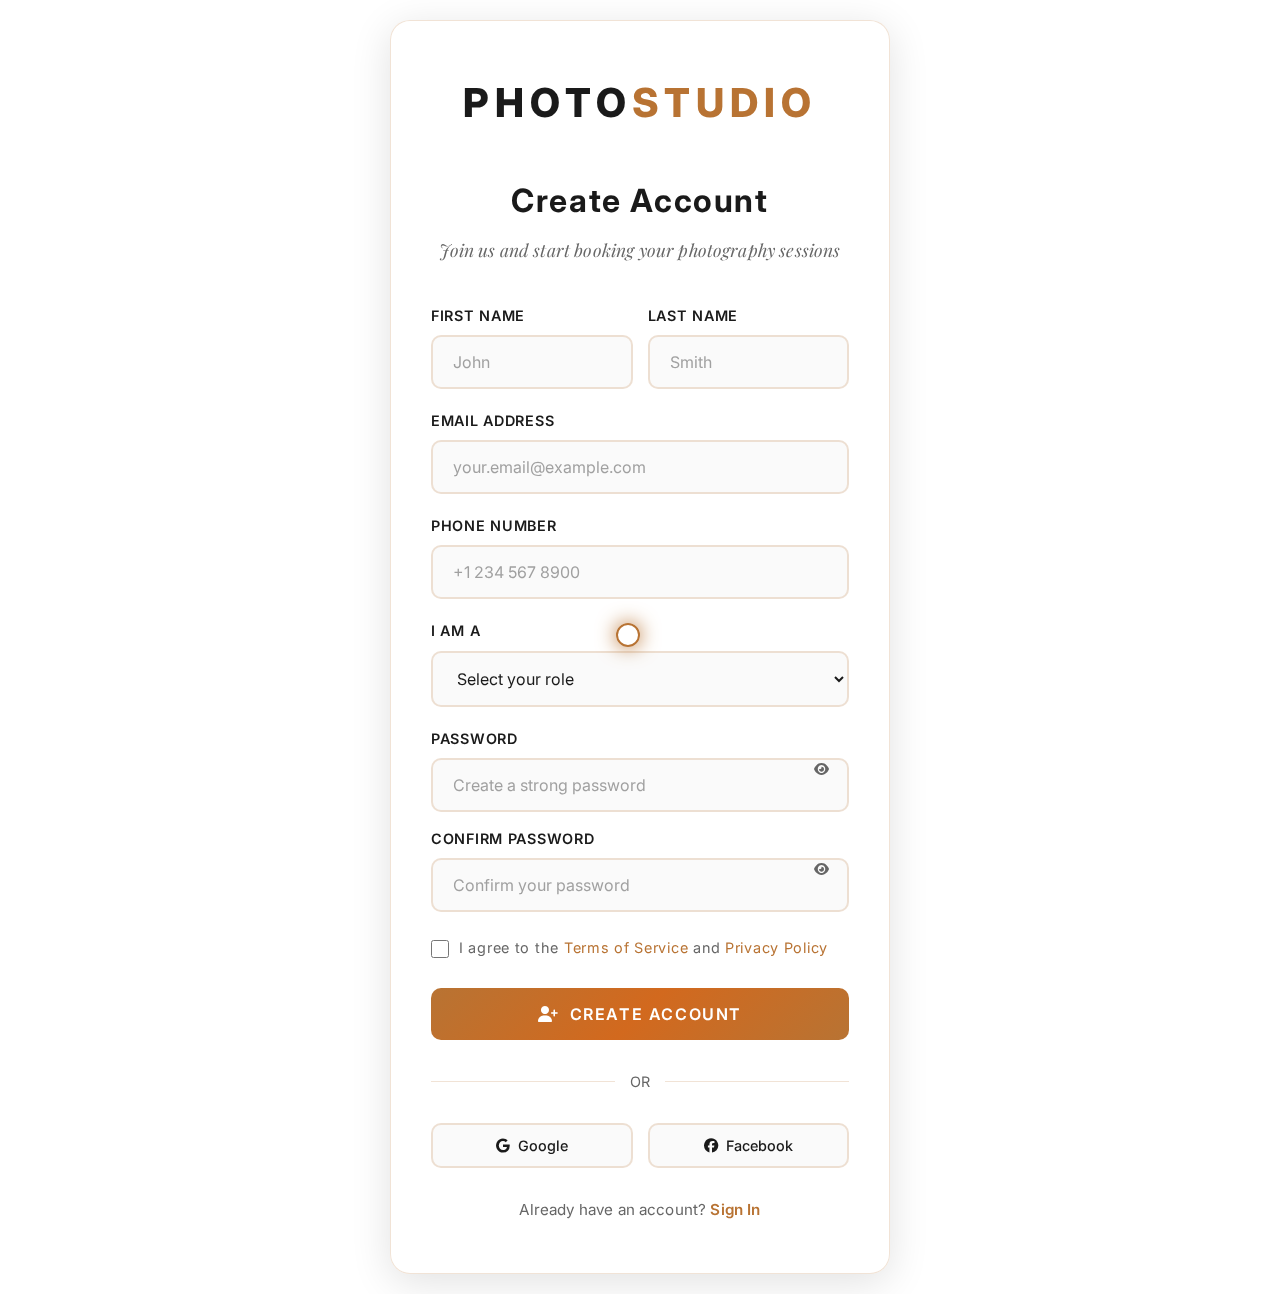
<file: register.html>
<!DOCTYPE html>
<html lang="en">
<head>
    <meta charset="UTF-8">
    <meta name="viewport" content="width=device-width, initial-scale=1.0">
    <meta name="description" content="Register - PhotoStudio Photography Booking">
    <title>Register - PhotoStudio</title>
    
    <!-- Favicon -->
    <link rel="icon" type="image/svg+xml" href="favicon.svg">
    
    <!-- Font Awesome for Icons -->
    <link rel="stylesheet" href="https://cdnjs.cloudflare.com/ajax/libs/font-awesome/6.4.0/css/all.min.css">
    
    <!-- Google Fonts -->
    <link rel="preconnect" href="https://fonts.googleapis.com">
    <link rel="preconnect" href="https://fonts.gstatic.com" crossorigin>
    <link href="https://fonts.googleapis.com/css2?family=Inter:wght@300;400;500;600;700;800;900&family=Playfair+Display:ital,wght@0,400;0,500;0,600;0,700;1,400;1,500;1,600;1,700&display=swap" rel="stylesheet">
    
    <!-- Styles -->
    <link rel="stylesheet" href="styles.css">
    
    <style>
        /* Register Page Specific Styles */
        body {
            min-height: 100vh;
            display: flex;
            align-items: center;
            justify-content: center;
            background: var(--bg-color);
            padding: 20px;
        }
        
        .auth-container {
            width: 100%;
            max-width: 500px;
            background: rgba(255, 255, 255, 0.95);
            backdrop-filter: blur(20px);
            border: 1px solid var(--border-color);
            border-radius: 20px;
            padding: 50px 40px;
            box-shadow: var(--shadow-lg);
            animation: fadeInUp 0.6s ease;
        }
        
        body.dark-theme .auth-container {
            background: rgba(26, 26, 26, 0.95);
            border: 1px solid rgba(192, 192, 192, 0.1);
        }
        
        .auth-logo {
            text-align: center;
            margin-bottom: 40px;
        }
        
        .auth-logo a {
            display: inline-block;
            font-family: 'Inter', sans-serif;
            font-size: 2.5rem;
            font-weight: 800;
            color: var(--text-color);
            letter-spacing: 0.15em;
            text-transform: uppercase;
            text-decoration: none;
            transition: var(--transition);
        }
        
        .auth-logo a span {
            color: var(--molten-copper);
        }
        
        .auth-logo a:hover {
            transform: scale(1.05);
            text-shadow: 0 0 20px rgba(184, 115, 51, 0.3);
        }
        
        .auth-title {
            font-family: 'Inter', sans-serif;
            font-size: 2rem;
            font-weight: 700;
            color: var(--text-color);
            text-align: center;
            margin-bottom: 10px;
            letter-spacing: 0.05em;
        }
        
        .auth-subtitle {
            font-family: 'Playfair Display', serif;
            color: var(--text-light);
            text-align: center;
            margin-bottom: 40px;
            font-size: 1.1rem;
            font-style: italic;
        }
        
        .auth-form {
            display: flex;
            flex-direction: column;
            gap: 20px;
        }
        
        .auth-form-row {
            display: grid;
            grid-template-columns: 1fr 1fr;
            gap: 15px;
        }
        
        .auth-form-group {
            display: flex;
            flex-direction: column;
            gap: 8px;
        }
        
        .auth-form-group.full-width {
            grid-column: 1 / -1;
        }
        
        .auth-form-group label {
            font-family: 'Inter', sans-serif;
            font-size: 0.9rem;
            font-weight: 600;
            color: var(--text-color);
            text-transform: uppercase;
            letter-spacing: 0.05em;
        }
        
        .auth-form-group input,
        .auth-form-group select {
            padding: 15px 20px;
            border: 2px solid var(--border-color);
            border-radius: 10px;
            background: var(--bg-secondary);
            color: var(--text-color);
            font-family: 'Inter', sans-serif;
            font-size: 1rem;
            transition: var(--transition);
            width: 100%;
        }
        
        .auth-form-group select {
            cursor: pointer;
        }
        
        .auth-form-group input:focus,
        .auth-form-group select:focus {
            outline: none;
            border-color: var(--molten-copper);
            background: var(--bg-color);
            box-shadow: 0 0 0 4px rgba(184, 115, 51, 0.1);
        }
        
        .auth-form-group input::placeholder {
            color: var(--text-light);
            opacity: 0.6;
        }
        
        .auth-form-group.password-wrapper {
            position: relative;
        }
        
        .password-toggle {
            position: absolute;
            right: 15px;
            top: 50%;
            transform: translateY(-50%);
            background: none;
            border: none;
            color: var(--text-light);
            cursor: pointer;
            padding: 5px;
            transition: var(--transition);
        }
        
        .password-toggle:hover {
            color: var(--molten-copper);
        }
        
        .auth-form-group.password-wrapper input {
            padding-right: 50px;
        }
        
        .auth-form-group.password-wrapper.confirm {
            margin-top: -5px;
        }
        
        .terms-checkbox {
            display: flex;
            align-items: flex-start;
            gap: 10px;
            margin-top: 5px;
        }
        
        .terms-checkbox input[type="checkbox"] {
            width: 18px;
            height: 18px;
            cursor: pointer;
            accent-color: var(--molten-copper);
            margin-top: 3px;
            flex-shrink: 0;
        }
        
        .terms-checkbox label {
            font-family: 'Inter', sans-serif;
            font-size: 0.9rem;
            color: var(--text-light);
            cursor: pointer;
            margin: 0;
            text-transform: none;
            font-weight: 400;
            line-height: 1.5;
        }
        
        .terms-checkbox label a {
            color: var(--molten-copper);
            text-decoration: none;
        }
        
        .terms-checkbox label a:hover {
            text-decoration: underline;
        }
        
        .auth-submit-btn {
            width: 100%;
            padding: 16px;
            background: var(--gradient-copper);
            color: var(--ivory-white);
            border: none;
            border-radius: 10px;
            font-family: 'Inter', sans-serif;
            font-size: 1rem;
            font-weight: 600;
            text-transform: uppercase;
            letter-spacing: 0.1em;
            cursor: pointer;
            transition: var(--transition);
            margin-top: 10px;
            display: flex;
            align-items: center;
            justify-content: center;
            gap: 10px;
        }
        
        .auth-submit-btn:hover {
            transform: translateY(-2px);
            box-shadow: var(--shadow-copper-lg);
        }
        
        .auth-submit-btn:active {
            transform: translateY(0);
        }
        
        .auth-divider {
            display: flex;
            align-items: center;
            gap: 15px;
            margin: 30px 0;
            color: var(--text-light);
            font-family: 'Inter', sans-serif;
            font-size: 0.9rem;
        }
        
        .auth-divider::before,
        .auth-divider::after {
            content: '';
            flex: 1;
            height: 1px;
            background: var(--border-color);
        }
        
        .auth-social {
            display: grid;
            grid-template-columns: repeat(2, 1fr);
            gap: 15px;
        }
        
        .social-auth-btn {
            padding: 12px;
            border: 2px solid var(--border-color);
            border-radius: 10px;
            background: var(--bg-secondary);
            color: var(--text-color);
            font-family: 'Inter', sans-serif;
            font-size: 0.9rem;
            font-weight: 500;
            cursor: pointer;
            transition: var(--transition);
            display: flex;
            align-items: center;
            justify-content: center;
            gap: 8px;
        }
        
        .social-auth-btn:hover {
            border-color: var(--molten-copper);
            background: rgba(184, 115, 51, 0.05);
        }
        
        .auth-footer {
            text-align: center;
            margin-top: 30px;
            font-family: 'Inter', sans-serif;
            color: var(--text-light);
            font-size: 0.95rem;
        }
        
        .auth-footer a {
            color: var(--molten-copper);
            text-decoration: none;
            font-weight: 600;
            transition: var(--transition);
        }
        
        .auth-footer a:hover {
            text-decoration: underline;
        }
        
        /* Responsive */
        @media (max-width: 768px) {
            .auth-container {
                padding: 40px 30px;
                max-width: 100%;
            }
            
            .auth-logo a {
                font-size: 2rem;
            }
            
            .auth-title {
                font-size: 1.5rem;
            }
            
            .auth-form-row {
                grid-template-columns: 1fr;
            }
            
            .auth-social {
                grid-template-columns: 1fr;
            }
        }
        
        @media (max-width: 480px) {
            .auth-container {
                padding: 30px 20px;
            }
        }
    </style>
</head>
<body>
    <div class="auth-container">
        <!-- Logo -->
        <div class="auth-logo">
            <a href="index.html">
                Photo<span>Studio</span>
            </a>
        </div>
        
        <!-- Title -->
        <h1 class="auth-title">Create Account</h1>
        <p class="auth-subtitle">Join us and start booking your photography sessions</p>
        
        <!-- Register Form -->
        <form class="auth-form" id="register-form">
            <div class="auth-form-row">
                <div class="auth-form-group">
                    <label for="register-fname">First Name</label>
                    <input type="text" id="register-fname" name="firstName" placeholder="John" required>
                </div>
                
                <div class="auth-form-group">
                    <label for="register-lname">Last Name</label>
                    <input type="text" id="register-lname" name="lastName" placeholder="Smith" required>
                </div>
            </div>
            
            <div class="auth-form-group full-width">
                <label for="register-email">Email Address</label>
                <input type="email" id="register-email" name="email" placeholder="your.email@example.com" required>
            </div>
            
            <div class="auth-form-group full-width">
                <label for="register-phone">Phone Number</label>
                <input type="tel" id="register-phone" name="phone" placeholder="+1 234 567 8900" required>
            </div>
            
            <div class="auth-form-group full-width">
                <label for="register-role">I am a</label>
                <select id="register-role" name="role" required>
                    <option value="">Select your role</option>
                    <option value="customer">Customer</option>
                    <option value="photographer">Photographer</option>
                </select>
            </div>
            
            <div class="auth-form-group password-wrapper full-width">
                <label for="register-password">Password</label>
                <input type="password" id="register-password" name="password" placeholder="Create a strong password" required>
                <button type="button" class="password-toggle" onclick="togglePassword('register-password')">
                    <i class="fas fa-eye" id="register-password-icon"></i>
                </button>
            </div>
            
            <div class="auth-form-group password-wrapper confirm full-width">
                <label for="register-confirm-password">Confirm Password</label>
                <input type="password" id="register-confirm-password" name="confirmPassword" placeholder="Confirm your password" required>
                <button type="button" class="password-toggle" onclick="togglePassword('register-confirm-password')">
                    <i class="fas fa-eye" id="register-confirm-password-icon"></i>
                </button>
            </div>
            
            <div class="auth-form-group full-width">
                <div class="terms-checkbox">
                    <input type="checkbox" id="terms" name="terms" required>
                    <label for="terms">
                        I agree to the <a href="#terms">Terms of Service</a> and <a href="#privacy">Privacy Policy</a>
                    </label>
                </div>
            </div>
            
            <button type="submit" class="auth-submit-btn">
                <i class="fas fa-user-plus"></i>
                Create Account
            </button>
        </form>
        
        <!-- Divider -->
        <div class="auth-divider">
            <span>OR</span>
        </div>
        
        <!-- Social Register -->
        <div class="auth-social">
            <button type="button" class="social-auth-btn">
                <i class="fab fa-google"></i>
                Google
            </button>
            <button type="button" class="social-auth-btn">
                <i class="fab fa-facebook"></i>
                Facebook
            </button>
        </div>
        
        <!-- Footer -->
        <div class="auth-footer">
            Already have an account? <a href="login.html">Sign In</a>
        </div>
    </div>
    
    <!-- Scripts -->
    <script src="script.js"></script>
    <script>
        // Password Toggle Function
        function togglePassword(inputId) {
            const input = document.getElementById(inputId);
            const icon = document.getElementById(inputId + '-icon');
            
            if (input.type === 'password') {
                input.type = 'text';
                icon.classList.remove('fa-eye');
                icon.classList.add('fa-eye-slash');
            } else {
                input.type = 'password';
                icon.classList.remove('fa-eye-slash');
                icon.classList.add('fa-eye');
            }
        }
        
        // Form Validation
        document.getElementById('register-form').addEventListener('submit', function(e) {
            e.preventDefault();
            
            const password = document.getElementById('register-password').value;
            const confirmPassword = document.getElementById('register-confirm-password').value;
            const terms = document.getElementById('terms').checked;
            
            // Validate passwords match
            if (password !== confirmPassword) {
                alert('Passwords do not match!');
                return;
            }
            
            // Validate terms accepted
            if (!terms) {
                alert('Please accept the Terms of Service and Privacy Policy');
                return;
            }
            
            // Validate password strength
            if (password.length < 8) {
                alert('Password must be at least 8 characters long');
                return;
            }
            
            // Here you would normally send this to your backend
            const formData = {
                firstName: document.getElementById('register-fname').value,
                lastName: document.getElementById('register-lname').value,
                email: document.getElementById('register-email').value,
                phone: document.getElementById('register-phone').value,
                role: document.getElementById('register-role').value,
                password: password
            };
            
            console.log('Registration attempt:', formData);
            
            // For demo purposes
            alert('Registration functionality would be connected to your backend API');
            // window.location.href = 'login.html';
        });
    </script>
</body>
</html>
</file>
<file: styles.css>
/* ====================================
   NEO-LUX INDUSTRIAL - CSS STYLES
   Industrial. Sophisticated. Ultra-premium. Cinematic. Bold Silence.
   ==================================== */

/* ============= ROOT VARIABLES - LIGHT MODE (DEFAULT) ============= */
:root {
    /* Light Mode Industrial Color Palette */
    --ivory-white: #FFFFFF;
    --cream-light: #FAFAFA;
    --soft-gray: #F5F5F5;
    --charcoal-dark: #2C2C2C;
    --graphite-text: #1A1A1A;
    --titanium-silver: #6B6B6B;
    --molten-copper: #B87333;
    --copper-bright: #D2691E;
    --copper-dark: #8B4513;
    
    /* Dark Mode Industrial Color Palette */
    --graphite-black: #0A0A0A;
    --tungsten-gray: #1A1A1A;
    --titanium-silver-dark: #C0C0C0;
    
    /* Main Colors - Light Mode (Default) */
    --primary-color: var(--molten-copper);
    --secondary-color: var(--copper-bright);
    --accent-color: var(--copper-dark);
    --text-color: var(--graphite-text);
    --text-light: #666666;
    --bg-color: var(--ivory-white);
    --bg-secondary: var(--cream-light);
    --card-bg: var(--ivory-white);
    --border-color: rgba(184, 115, 51, 0.2);
    --border-copper: rgba(184, 115, 51, 0.4);
    
    /* Light Mode Shadows */
    --shadow: 0 4px 20px rgba(0, 0, 0, 0.08);
    --shadow-lg: 0 8px 40px rgba(0, 0, 0, 0.12);
    --shadow-copper: 0 0 20px rgba(184, 115, 51, 0.2);
    --shadow-copper-lg: 0 0 30px rgba(184, 115, 51, 0.3);
    --shadow-glow: 0 0 20px rgba(184, 115, 51, 0.1);
    
    /* Gradients */
    --gradient: linear-gradient(135deg, var(--molten-copper), var(--copper-bright));
    --gradient-hover: linear-gradient(135deg, var(--copper-bright), var(--molten-copper));
    --gradient-copper: linear-gradient(135deg, #B87333 0%, #D2691E 50%, #B87333 100%);
    --gradient-steel: linear-gradient(180deg, #FAFAFA 0%, #F0F0F0 50%, #FAFAFA 100%);
    --gradient-silver: linear-gradient(135deg, rgba(184, 115, 51, 0.05), rgba(184, 115, 51, 0.02));
    
    /* Spacing */
    --section-padding: 120px 0;
    --container-max-width: 1600px;
    
    /* Transitions */
    --transition: all 0.3s cubic-bezier(0.4, 0, 0.2, 1);
    --transition-slow: all 0.6s cubic-bezier(0.4, 0, 0.2, 1);
}

/* ============= DARK MODE THEME ============= */
body.dark-theme {
    /* Dark Mode Colors */
    --text-color: var(--titanium-silver-dark);
    --text-light: #888888;
    --bg-color: var(--graphite-black);
    --bg-secondary: var(--tungsten-gray);
    --card-bg: var(--tungsten-gray);
    --border-color: rgba(192, 192, 192, 0.1);
    --border-copper: rgba(184, 115, 51, 0.3);
    
    /* Dark Mode Shadows */
    --shadow: 0 4px 20px rgba(0, 0, 0, 0.5);
    --shadow-lg: 0 8px 40px rgba(0, 0, 0, 0.7);
    --shadow-copper: 0 0 20px rgba(184, 115, 51, 0.3);
    --shadow-copper-lg: 0 0 40px rgba(184, 115, 51, 0.5);
    --shadow-glow: 0 0 30px rgba(192, 192, 192, 0.1);
    
    /* Dark Mode Gradients */
    --gradient-steel: linear-gradient(180deg, #1A1A1A 0%, #2A2A2A 50%, #1A1A1A 100%);
    --gradient-silver: linear-gradient(135deg, rgba(192, 192, 192, 0.1), rgba(192, 192, 192, 0.05));
}

/* ============= RESET & BASE STYLES ============= */
* {
    margin: 0;
    padding: 0;
    box-sizing: border-box;
}

html {
    scroll-behavior: smooth;
    overflow-x: hidden;
    scroll-padding-top: 100px; /* Account for fixed navbar */
    -webkit-text-size-adjust: 100%; /* Prevent iOS text size adjust */
    -webkit-tap-highlight-color: transparent; /* Remove tap highlight on mobile */
}

body {
    font-family: 'Inter', -apple-system, BlinkMacSystemFont, 'Segoe UI', sans-serif;
    color: var(--text-color);
    background-color: var(--bg-color);
    line-height: 1.6;
    letter-spacing: 0.01em;
    overflow-x: hidden;
    transition: background-color 0.3s ease, color 0.3s ease;
    cursor: default;
    background-image: 
        radial-gradient(circle at 20% 30%, rgba(184, 115, 51, 0.02) 0%, transparent 50%),
        radial-gradient(circle at 80% 70%, rgba(184, 115, 51, 0.01) 0%, transparent 50%);
}

/* Custom Cursor with Glow Trail */
body::before {
    content: '';
    position: fixed;
    width: 20px;
    height: 20px;
    border: 2px solid var(--molten-copper);
    border-radius: 50%;
    pointer-events: none;
    z-index: 9999;
    transform: translate(-50%, -50%);
    transition: width 0.3s, height 0.3s, opacity 0.3s;
    opacity: 0;
    box-shadow: 0 0 20px var(--molten-copper);
}

body:hover::before {
    opacity: 1;
}

/* Cursor Trail */
.cursor-trail {
    position: fixed;
    width: 4px;
    height: 4px;
    background: var(--molten-copper);
    border-radius: 50%;
    pointer-events: none;
    z-index: 9998;
    opacity: 0.6;
    box-shadow: 0 0 10px var(--molten-copper);
    animation: fadeTrail 0.5s ease-out forwards;
}

@keyframes fadeTrail {
    to {
        opacity: 0;
        transform: scale(0);
    }
}

img {
    max-width: 100%;
    height: auto;
    display: block;
}

a {
    text-decoration: none;
    color: inherit;
    transition: var(--transition);
}

ul {
    list-style: none;
}

button {
    cursor: pointer;
    border: none;
    outline: none;
    font-family: inherit;
    -webkit-tap-highlight-color: transparent; /* Remove tap highlight on mobile */
    touch-action: manipulation; /* Improve touch responsiveness */
}

a {
    -webkit-tap-highlight-color: transparent; /* Remove tap highlight on mobile */
}

/* ============= OPENING ANIMATION ============= */
.opening-animation {
    position: fixed;
    top: 0;
    left: 0;
    width: 100%;
    height: 100%;
    background: var(--ivory-white);
    z-index: 10000;
    display: flex;
    justify-content: center;
    align-items: center;
    overflow: hidden;
}

.opening-animation.hide {
    opacity: 0 !important;
    visibility: hidden !important;
    transition: opacity 0.5s ease, visibility 0.5s ease;
    pointer-events: none !important;
    z-index: -1 !important;
    display: none !important;
}

.copper-glint {
    position: absolute;
    top: 0;
    left: -100%;
    width: 200%;
    height: 100%;
    background: linear-gradient(
        90deg,
        transparent 0%,
        rgba(184, 115, 51, 0.1) 45%,
        rgba(210, 105, 30, 0.3) 50%,
        rgba(184, 115, 51, 0.1) 55%,
        transparent 100%
    );
    animation: glintSweep 2s ease-in-out;
}

@keyframes glintSweep {
    0% { left: -100%; }
    50% { left: 0%; }
    100% { left: 100%; }
}

.logo-reveal {
    position: relative;
    z-index: 2;
    opacity: 0;
    animation: logoReveal 1.5s ease-out 0.5s forwards;
}

.logo-text {
    font-family: 'Inter', sans-serif;
    font-size: 4rem;
    font-weight: 800;
    color: var(--text-color);
    text-transform: uppercase;
    letter-spacing: 0.2em;
    position: relative;
}

.logo-text span {
    color: var(--molten-copper);
}

body.dark-theme .logo-text {
    text-shadow: 0 0 30px rgba(192, 192, 192, 0.5);
}

body.dark-theme .logo-text span {
    text-shadow: 0 0 20px var(--molten-copper);
}

@keyframes logoReveal {
    0% {
        opacity: 0;
        transform: scale(0.8) translateY(20px);
    }
    100% {
        opacity: 1;
        transform: scale(1) translateY(0);
    }
}

.skip-animation {
    position: absolute;
    bottom: 40px;
    right: 40px;
    padding: 10px 20px;
    background: rgba(184, 115, 51, 0.1);
    border: 1px solid var(--molten-copper);
    color: var(--text-color);
    font-family: 'Inter', sans-serif;
    font-size: 0.9rem;
    text-transform: uppercase;
    letter-spacing: 0.1em;
    cursor: pointer;
    transition: var(--transition);
    z-index: 10001;
}

.skip-animation:hover {
    background: var(--molten-copper);
    color: var(--bg-color);
    box-shadow: 0 0 20px var(--molten-copper);
}

/* ============= PRELOADER ============= */
.preloader {
    position: fixed;
    top: 0;
    left: 0;
    width: 100%;
    height: 100%;
    background: var(--bg-color);
    display: flex;
    justify-content: center;
    align-items: center;
    z-index: 9999;
    transition: opacity 0.5s ease, visibility 0.5s ease;
}

.preloader.hide {
    opacity: 0;
    visibility: hidden;
    pointer-events: none;
}

.loader {
    width: 50px;
    height: 50px;
    border: 2px solid var(--soft-gray);
    border-top-color: var(--molten-copper);
    border-radius: 50%;
    animation: spin 1s linear infinite;
}

@keyframes spin {
    to { transform: rotate(360deg); }
}

/* ============= UTILITIES ============= */
.container {
    max-width: var(--container-max-width);
    margin: 0 auto;
    padding: 0 20px;
}

.section {
    padding: var(--section-padding);
    position: relative;
    z-index: 2;
    scroll-margin-top: 100px; /* Ensure sections don't hide behind navbar */
}

.section-header {
    text-align: center;
    margin-bottom: 80px;
    position: relative;
    padding: 0 60px;
}

.section-title {
    font-family: 'Inter', sans-serif;
    font-size: 2.5rem;
    font-weight: 800;
    margin-bottom: 20px;
    position: relative;
    display: inline-block;
    color: var(--text-color);
    letter-spacing: 0.08em;
    text-transform: uppercase;
}

body.dark-theme .section-title {
    text-shadow: 0 0 20px rgba(192, 192, 192, 0.3);
    animation: shimmer 3s ease-in-out infinite;
}

@keyframes shimmer {
    0%, 100% { text-shadow: 0 0 20px rgba(192, 192, 192, 0.3); }
    50% { text-shadow: 0 0 30px rgba(192, 192, 192, 0.6), 0 0 40px rgba(192, 192, 192, 0.3); }
}

.section-title::after {
    content: '';
    position: absolute;
    bottom: -20px;
    left: 50%;
    transform: translateX(-50%);
    width: 100px;
    height: 2px;
    background: var(--gradient-copper);
    box-shadow: 0 0 10px var(--molten-copper);
}

/* Light Beam Section Dividers */
.section::before {
    content: '';
    position: absolute;
    top: 0;
    left: 0;
    width: 100%;
    height: 1px;
    background: linear-gradient(
        90deg,
        transparent 0%,
        rgba(192, 192, 192, 0.1) 20%,
        rgba(192, 192, 192, 0.3) 50%,
        rgba(192, 192, 192, 0.1) 80%,
        transparent 100%
    );
    box-shadow: 0 0 20px rgba(192, 192, 192, 0.2);
}

.section-subtitle {
    font-family: 'Playfair Display', serif;
    color: var(--text-light);
    font-size: 1.4rem;
    margin-top: 30px;
    font-weight: 400;
    font-style: italic;
    letter-spacing: 0.05em;
    opacity: 0.7;
}

/* Enhanced contrast for all subtext under headings */
.subtext-under-heading {
    color: #374151 !important;
    font-weight: 500;
}

/* Enhanced contrast for paragraphs directly under headings */
.section-header p,
.about-text p,
.service-card p,
.blog-card p,
.testimonial-text,
.contact-info > p {
    color: #374151;
    font-weight: 500;
}


/* Buttons - Industrial Style with Tactile Depth */
.btn {
    font-family: 'Inter', sans-serif;
    display: inline-block;
    padding: 16px 40px;
    border-radius: 0;
    font-weight: 600;
    font-size: 0.9rem;
    letter-spacing: 0.15em;
    text-transform: uppercase;
    transition: all 0.2s cubic-bezier(0.4, 0, 0.2, 1);
    position: relative;
    overflow: hidden;
    z-index: 1;
    border: 1px solid var(--molten-copper);
    background: var(--card-bg);
    color: var(--molten-copper);
    box-shadow: 
        inset 0 0 0 0 var(--molten-copper),
        0 4px 10px rgba(0, 0, 0, 0.08);
}

body.dark-theme .btn {
    border: 1px solid var(--titanium-silver);
    background: var(--tungsten-gray);
    color: var(--titanium-silver);
    box-shadow: 
        inset 0 0 0 0 var(--molten-copper),
        0 4px 10px rgba(0, 0, 0, 0.5);
}

.btn::before {
    content: '';
    position: absolute;
    top: 0;
    left: 0;
    width: 100%;
    height: 100%;
    background: var(--gradient-copper);
    opacity: 0;
    transition: opacity 0.3s ease;
    z-index: -1;
}

.btn:hover::before {
    opacity: 1;
}

.btn:active {
    transform: translateY(2px) scale(0.98);
    box-shadow: 
        inset 0 2px 4px rgba(0, 0, 0, 0.8),
        0 2px 5px rgba(0, 0, 0, 0.5);
}

.btn:hover {
    color: var(--ivory-white);
    border-color: var(--molten-copper);
    box-shadow: 
        inset 0 0 0 0 var(--molten-copper),
        0 0 20px var(--molten-copper),
        0 6px 15px rgba(0, 0, 0, 0.12);
    transform: translateY(-2px);
}

.btn-primary {
    background: var(--gradient-copper);
    color: var(--ivory-white);
    border: 1px solid var(--molten-copper);
    box-shadow: 
        inset 0 0 0 0 var(--molten-copper),
        0 0 15px var(--molten-copper),
        0 4px 10px rgba(0, 0, 0, 0.08);
}

.btn-primary:hover {
    color: var(--ivory-white);
    box-shadow: 
        inset 0 0 0 0 var(--molten-copper),
        0 0 30px var(--molten-copper),
        0 6px 15px rgba(0, 0, 0, 0.7);
}

.btn-secondary {
    background: transparent;
    border: 1px solid var(--molten-copper);
    color: var(--molten-copper);
}

.btn-secondary:hover {
    color: var(--molten-copper);
    border-color: var(--molten-copper);
}

.btn-full {
    width: 100%;
}

.btn-large {
    padding: 15px 40px;
    font-size: 1.1rem;
}

/* Fade In Animation */
@keyframes fadeInUp {
    from {
        opacity: 0;
        transform: translateY(30px);
    }
    to {
        opacity: 1;
        transform: translateY(0);
    }
}

.fade-in {
    animation: fadeInUp 0.8s ease;
}

/* ============= NAVIGATION ============= */
.navbar {
    position: fixed;
    top: 0;
    left: 0;
    width: 100%;
    background: rgba(255, 255, 255, 0.98);
    backdrop-filter: blur(20px);
    padding: 25px 0;
    z-index: 1000;
    transition: var(--transition);
    border-bottom: 1px solid rgba(184, 115, 51, 0.2);
    box-shadow: 0 2px 20px rgba(0, 0, 0, 0.05);
}

.navbar.scrolled {
    background: rgba(255, 255, 255, 0.98);
    box-shadow: var(--shadow-lg);
    padding: 20px 0;
    border-bottom: 1px solid rgba(184, 115, 51, 0.3);
}

body.dark-theme .navbar {
    background: rgba(10, 10, 10, 0.98);
    border-bottom: 1px solid rgba(192, 192, 192, 0.1);
    box-shadow: 0 2px 20px rgba(0, 0, 0, 0.5);
}

body.dark-theme .navbar.scrolled {
    background: rgba(10, 10, 10, 0.98);
    border-bottom: 1px solid rgba(192, 192, 192, 0.2);
}

body.dark-theme .logo a {
    color: var(--titanium-silver-dark);
}

body.dark-theme .theme-toggle {
    background: var(--tungsten-gray);
    color: var(--titanium-silver-dark);
}

body.dark-theme .theme-toggle:hover {
    background: var(--gradient-copper);
    color: var(--graphite-black);
}

.nav-wrapper {
    display: flex;
    justify-content: space-between;
    align-items: center;
}

.logo a {
    font-family: 'Inter', sans-serif;
    font-size: 1.8rem;
    font-weight: 800;
    color: var(--graphite-text);
    letter-spacing: 0.15em;
    text-transform: uppercase;
    position: relative;
}

.logo span {
    color: var(--molten-copper);
}

.nav-menu {
    display: flex;
    gap: 10px;
}

.nav-link {
    font-family: 'Inter', sans-serif;
    color: var(--text-color);
    font-weight: 500;
    font-size: 0.9rem;
    letter-spacing: 0.1em;
    position: relative;
    text-transform: uppercase;
    transition: var(--transition);
}

.nav-link::after {
    content: '';
    position: absolute;
    bottom: -5px;
    left: 0;
    width: 0;
    height: 2px;
    background: var(--gradient-copper);
    transition: width 0.3s ease;
}

.nav-link:hover::after,
.nav-link.active::after {
    width: 100%;
}

.nav-link:hover,
.nav-link.active {
    color: var(--molten-copper);
}

body.dark-theme .nav-link:hover,
body.dark-theme .nav-link.active {
    text-shadow: 0 0 10px var(--molten-copper);
}

.nav-right {
    display: flex;
    align-items: center;
    gap: 10px;
}

.nav-dashboard-btn,
.nav-auth-btn {
    display: inline-flex;
    align-items: center;
    gap: 6px;
    white-space: nowrap;
}

@media (max-width: 900px) {
    .nav-dashboard-btn,
    .nav-auth-btn {
        padding: 8px 12px !important;
        font-size: 0.8rem !important;
    }
    
    .nav-dashboard-btn .fas,
    .nav-auth-btn .fas {
        font-size: 0.9rem;
    }
}

@media (max-width: 768px) {
    .nav-dashboard-btn span,
    .nav-dashboard-btn .nav-dashboard-text,
    .nav-auth-btn span,
    .nav-auth-btn .nav-dashboard-text {
        display: none;
    }
    
    .nav-dashboard-btn,
    .nav-auth-btn {
        padding: 8px !important;
        min-width: 38px;
        justify-content: center;
    }
}

.theme-toggle {
    background: var(--bg-secondary);
    width: 40px;
    height: 40px;
    border-radius: 50%;
    display: flex;
    justify-content: center;
    align-items: center;
    transition: var(--transition);
}

.theme-toggle:hover {
    background: var(--gradient);
    color: #fff;
    transform: rotate(20deg);
}

/* Dashboard and Theme toggle mobile - hidden on desktop */
.nav-menu-dashboard {
    display: none;
    margin-top: 20px;
    padding-top: 20px;
    border-top: 1px solid var(--border-color);
    width: 100%;
}

.nav-menu-dashboard .nav-dashboard-btn-mobile {
    display: flex;
    width: 100%;
    height: auto;
    min-height: 44px;
    padding: 12px 20px;
    border-radius: 0;
    justify-content: flex-start;
    align-items: center;
    gap: 10px;
    background: var(--gradient-copper);
    border: 1px solid var(--molten-copper);
    color: var(--ivory-white);
    font-family: 'Inter', sans-serif;
    font-weight: 500;
    font-size: 0.9rem;
    text-transform: uppercase;
    letter-spacing: 0.1em;
    cursor: pointer;
    position: relative;
    box-sizing: border-box;
    text-decoration: none;
}

.nav-menu-dashboard .nav-dashboard-btn-mobile:hover {
    background: var(--gradient-copper);
    color: var(--ivory-white);
    transform: none;
    box-shadow: 0 0 20px var(--molten-copper);
}

.nav-menu-dashboard .nav-dashboard-btn-mobile span {
    display: inline-block;
}

.nav-menu-dashboard .nav-dashboard-btn-mobile i {
    font-size: 1rem;
}

/* Theme toggle mobile - hidden on desktop */
.nav-menu-theme-toggle {
    display: none;
    margin-top: 10px;
    padding-top: 20px;
    border-top: 1px solid var(--border-color);
    width: 100%;
}

.nav-menu-theme-toggle .theme-toggle-mobile {
    display: flex;
    width: 100%;
    height: auto;
    min-height: 44px;
    padding: 12px 20px;
    border-radius: 0;
    justify-content: flex-start;
    align-items: center;
    gap: 10px;
    background: transparent;
    border: 1px solid var(--molten-copper);
    color: var(--text-color);
    font-family: 'Inter', sans-serif;
    font-weight: 500;
    font-size: 0.9rem;
    text-transform: uppercase;
    letter-spacing: 0.1em;
    cursor: pointer;
    position: relative;
    box-sizing: border-box;
}

.nav-menu-theme-toggle .theme-toggle-mobile:hover {
    background: var(--gradient-copper);
    color: var(--ivory-white);
    transform: none;
}

.nav-menu-theme-toggle .theme-toggle-mobile span {
    display: inline-block;
}

.nav-menu-theme-toggle .theme-toggle-mobile i {
    font-size: 1rem;
}

.hamburger {
    display: none;
    flex-direction: column;
    gap: 5px;
    cursor: pointer;
}

.hamburger span {
    width: 25px;
    height: 3px;
    background: var(--text-color);
    border-radius: 3px;
    transition: var(--transition);
}

.hamburger.active span:nth-child(1) {
    transform: rotate(45deg) translate(5px, 5px);
}

.hamburger.active span:nth-child(2) {
    opacity: 0;
}

.hamburger.active span:nth-child(3) {
    transform: rotate(-45deg) translate(7px, -6px);
}

/* ============= HERO SECTION - INDUSTRIAL ============= */
.hero {
    min-height: 100vh;
    display: flex;
    align-items: center;
    padding-top: 120px;
    background: var(--bg-color);
    position: relative;
    overflow: hidden;
    z-index: 1;
    transform: translateZ(0);
    will-change: auto;
    scroll-margin-top: 100px;
}

/* 3D Rotating Metal Rings Concept - Light Mode */
.hero::before {
    content: '';
    position: absolute;
    top: 50%;
    left: 50%;
    transform: translate(-50%, -50%) rotateX(60deg) rotateY(0deg);
    width: 400px;
    height: 400px;
    border: 2px solid rgba(184, 115, 51, 0.2);
    border-radius: 50%;
    box-shadow: 
        0 0 50px rgba(184, 115, 51, 0.1),
        inset 0 0 50px rgba(184, 115, 51, 0.05);
    animation: rotateRing 20s linear infinite;
    pointer-events: none;
}

.hero::after {
    content: '';
    position: absolute;
    top: 50%;
    left: 50%;
    transform: translate(-50%, -50%) rotateX(60deg) rotateY(45deg);
    width: 300px;
    height: 300px;
    border: 2px solid rgba(184, 115, 51, 0.3);
    border-radius: 50%;
    box-shadow: 
        0 0 30px rgba(184, 115, 51, 0.2),
        inset 0 0 30px rgba(184, 115, 51, 0.1);
    animation: rotateRing 15s linear infinite reverse;
    pointer-events: none;
}

@keyframes rotateRing {
    0% { transform: translate(-50%, -50%) rotateX(60deg) rotateY(0deg); }
    100% { transform: translate(-50%, -50%) rotateX(60deg) rotateY(360deg); }
}

/* Ambient Background Glow - Light Mode */
.hero {
    background-image: 
        radial-gradient(circle at 20% 30%, rgba(184, 115, 51, 0.03) 0%, transparent 50%),
        radial-gradient(circle at 80% 70%, rgba(184, 115, 51, 0.02) 0%, transparent 50%);
}

.hero-content {
    display: grid;
    grid-template-columns: 1fr 1fr;
    gap: 60px;
    align-items: center;
    justify-items: center;
}

.hero-text {
    animation: fadeInUp 0.8s ease;
}

.hero-title {
    font-family: 'Inter', sans-serif;
    font-size: 3rem;
    font-weight: 800;
    margin-bottom: 20px;
    line-height: 1.2;
    color: var(--text-color);
    letter-spacing: 0.08em;
    text-transform: uppercase;
    animation: titleReveal 1s ease-out;
    display: flex;
    flex-direction: column;
}

.hero-title .title-line-1,
.hero-title .title-line-2 {
    display: block;
}

.hero-title .title-line-1 {
    margin-bottom: 5px;
}

body.dark-theme .hero-title {
    text-shadow: 0 0 30px rgba(192, 192, 192, 0.5);
}

.highlight {
    color: var(--molten-copper);
    display: inline-block;
}

body.dark-theme .highlight {
    text-shadow: 0 0 20px var(--molten-copper);
}

.hero-subtitle {
    font-family: 'Playfair Display', serif;
    font-size: 2.2rem;
    font-weight: 400;
    margin-bottom: 25px;
    min-height: 60px;
    color: var(--text-light);
    font-style: italic;
    letter-spacing: 0.05em;
}

.typing-text {
    color: var(--molten-copper);
    border-right: 2px solid var(--molten-copper);
    animation: blink 0.7s step-end infinite;
}

body.dark-theme .typing-text {
    text-shadow: 0 0 10px var(--molten-copper);
}

@keyframes blink {
    50% { border-color: transparent; }
}

.hero-description {
    font-family: 'Inter', sans-serif;
    color: var(--text-light);
    font-size: 1.2rem;
    margin-bottom: 40px;
    line-height: 1.8;
    letter-spacing: 0.02em;
    opacity: 0.9;
}

.hero-buttons {
    display: flex;
    gap: 20px;
    margin-bottom: 30px;
    flex-wrap: wrap;
}

.social-links {
    display: flex;
    gap: 15px;
}

.social-links a {
    width: 40px;
    height: 40px;
    border-radius: 50%;
    background: var(--bg-secondary);
    display: flex;
    justify-content: center;
    align-items: center;
    transition: var(--transition);
}

.social-links a svg {
    width: 20px;
    height: 20px;
    display: block;
}

.social-links a:hover {
    background: var(--gradient);
    color: #fff;
    transform: translateY(-3px);
}

.hero-image {
    animation: fadeInUp 1s ease 0.3s both;
}

.image-wrapper {
    position: relative;
    width: 400px;
    height: 400px;
    margin: 0 auto;
    display: flex;
    align-items: center;
    justify-content: center;
}

.image-wrapper::before {
    content: '';
    position: absolute;
    top: -20px;
    left: -20px;
    right: 20px;
    bottom: 20px;
    background: var(--gradient);
    border-radius: 50%;
    z-index: -1;
    animation: pulse 2s ease infinite;
}

@keyframes pulse {
    0%, 100% { transform: scale(1); }
    50% { transform: scale(1.05); }
}

.profile-img {
    width: 100%;
    height: 100%;
    object-fit: cover;
    border-radius: 50%;
    border: 5px solid var(--bg-color);
}

.scroll-down {
    position: absolute;
    bottom: 40px;
    left: 50%;
    transform: translateX(-50%);
    animation: bounce 2s ease infinite;
    z-index: 10;
}

.scroll-down a {
    color: var(--text-light);
    font-size: 1.5rem;
}

@keyframes bounce {
    0%, 100% { transform: translateX(-50%) translateY(0); }
    50% { transform: translateX(-50%) translateY(-10px); }
}

/* ============= ABOUT SECTION ============= */
.about {
    position: relative;
    z-index: 2;
}
.about-content {
    display: grid;
    grid-template-columns: 1fr 1fr;
    gap: 60px;
    align-items: center;
}

.about-image {
    position: relative;
    overflow: hidden;
    border-radius: 15px;
}

.about-image img {
    width: 100%;
    height: 500px;
    border-radius: 15px;
    box-shadow: var(--shadow-lg);
    object-fit: cover;
    display: block;
    transition: var(--transition);
    border: 3px solid var(--border-color);
    background-color: var(--bg-secondary);
    min-height: 500px;
    background-image: linear-gradient(135deg, rgba(184, 115, 51, 0.1), rgba(184, 115, 51, 0.05));
}

.about-image img[src=""],
.about-image img:not([src]),
.about-image img[src*="data:image/svg"] {
    background: linear-gradient(135deg, rgba(184, 115, 51, 0.1), rgba(184, 115, 51, 0.05));
    display: block;
}

.about-image::before {
    content: '';
    position: absolute;
    top: 0;
    left: 0;
    right: 0;
    bottom: 0;
    background: linear-gradient(135deg, rgba(184, 115, 51, 0.1) 0%, transparent 50%);
    opacity: 0;
    transition: opacity 0.3s ease;
    z-index: 1;
    pointer-events: none;
    border-radius: 15px;
}

.about-image:hover::before {
    opacity: 1;
}

.about-image:hover img {
    transform: scale(1.05);
    box-shadow: var(--shadow-copper-lg);
    border-color: var(--molten-copper);
}

.about-stats {
    display: grid;
    grid-template-columns: repeat(3, 1fr);
    gap: 20px;
    margin-top: 50px;
}

.stat-item {
    background: var(--card-bg);
    padding: 30px 20px;
    border-radius: 12px;
    border: 2px solid var(--border-color);
    text-align: center;
    box-shadow: var(--shadow);
    transition: var(--transition);
    display: flex;
    flex-direction: column;
    align-items: center;
    justify-content: center;
    min-height: 140px;
    position: relative;
    overflow: hidden;
}

.stat-item::before {
    content: '';
    position: absolute;
    top: 0;
    left: -100%;
    width: 100%;
    height: 100%;
    background: linear-gradient(90deg, transparent, rgba(184, 115, 51, 0.1), transparent);
    transition: left 0.5s ease;
}

.stat-item:hover::before {
    left: 100%;
}

.stat-item:hover {
    transform: translateY(-8px);
    box-shadow: var(--shadow-copper-lg);
    border-color: var(--molten-copper);
    background: var(--bg-secondary);
}

.stat-number {
    font-family: 'Playfair Display', serif;
    font-size: 3rem;
    font-weight: 700;
    color: var(--molten-copper);
    margin-bottom: 10px;
    line-height: 1;
    text-align: center;
    font-variant-numeric: oldstyle-nums;
    letter-spacing: 0.05em;
    min-height: 3.5rem;
    display: flex;
    align-items: center;
    justify-content: center;
    transition: opacity 0.3s ease;
}

.stat-number:not([data-counted="true"]) {
    opacity: 0.7;
}

.stat-item p {
    color: var(--text-light);
    font-size: 0.9rem;
    text-align: center;
    margin: 0;
    line-height: 1.2;
}

.about-text h3 {
    font-family: 'Playfair Display', serif;
    font-size: 1.8rem;
    margin-bottom: 25px;
    color: var(--text-color);
    letter-spacing: 0.05em;
    font-variant-numeric: oldstyle-nums;
}

.about-text p {
    color: var(--text-light);
    margin-bottom: 15px;
    line-height: 1.8;
}

.about-info {
    display: grid;
    grid-template-columns: repeat(2, 1fr);
    gap: 15px;
    margin-top: 50px;
}

.info-item {
    display: flex;
    align-items: center;
    gap: 10px;
    color: var(--text-light);
}

.info-item i {
    color: var(--primary-color);
    font-size: 1.2rem;
}

.certifications {
    background: var(--bg-secondary);
    padding: 25px;
    border-radius: 10px;
    border: 1px solid var(--border-color);
    margin-top: 30px;
}

.certifications h4 {
    margin-bottom: 15px;
    color: var(--primary-color);
}

.certifications ul {
    padding-left: 20px;
}

.certifications li {
    list-style: disc;
    color: var(--text-light);
    margin-bottom: 8px;
}

/* ============= SERVICES SECTION ============= */
.services {
    background: var(--bg-secondary);
    position: relative;
    z-index: 2;
}

.services-grid {
    display: grid;
    grid-template-columns: repeat(3, 1fr);
    gap: 30px;
}

.service-card {
    background: var(--card-bg);
    padding: 50px 40px;
    border-radius: 0;
    border: 1px solid var(--border-color);
    text-align: center;
    box-shadow: var(--shadow);
    transition: var(--transition);
    position: relative;
    overflow: hidden;
    height: 100%;
    display: flex;
    flex-direction: column;
    background-image: 
        linear-gradient(135deg, rgba(184, 115, 51, 0.02) 0%, transparent 50%);
}

.service-card::before {
    content: '';
    position: absolute;
    top: 0;
    left: 0;
    right: 0;
    height: 3px;
    background: var(--gradient-copper);
    transform: scaleX(0);
    transition: transform 0.4s ease;
}

.service-card:hover::before {
    transform: scaleX(1);
}

.service-card:hover {
    border-color: var(--molten-copper);
    box-shadow: var(--shadow-copper-lg);
    transform: translateY(-5px);
    background-image: 
        linear-gradient(135deg, rgba(184, 115, 51, 0.05) 0%, transparent 50%);
}

.service-card::before {
    content: '';
    position: absolute;
    top: 0;
    left: -100%;
    width: 100%;
    height: 100%;
    background: var(--gradient);
    opacity: 0.1;
    transition: left 0.5s ease;
}

.service-card:hover::before {
    left: 0;
}

.service-card:hover {
    transform: translateY(-10px);
    box-shadow: var(--shadow-lg);
}

.service-icon {
    width: 90px;
    height: 90px;
    margin: 0 auto 30px;
    background: transparent;
    border: 2px solid var(--molten-copper);
    border-radius: 0;
    display: flex;
    justify-content: center;
    align-items: center;
    font-size: 2.2rem;
    color: var(--molten-copper);
    transition: var(--transition);
    position: relative;
}

.service-icon::before {
    content: '';
    position: absolute;
    inset: -2px;
    border: 1px solid var(--molten-copper);
    opacity: 0;
    transition: opacity 0.4s ease;
}

.service-card:hover .service-icon {
    background: var(--gradient-copper);
    color: var(--ivory-white);
    transform: scale(1.05);
}

.service-card:hover .service-icon::before {
    opacity: 1;
}

.service-card h3 {
    font-family: 'Inter', sans-serif;
    font-size: 1.5rem;
    margin-bottom: 20px;
    color: var(--graphite-text);
    letter-spacing: 0.1em;
    text-transform: uppercase;
    font-weight: 700;
}

/* Ensure all CTA buttons in cards are properly aligned */
.service-card,
.blog-card {
    display: flex;
    flex-direction: column;
}

.service-card .service-link,
.blog-card .read-more {
    margin-top: auto;
    margin-bottom: 0;
}

.service-link {
    color: var(--primary-color);
    font-weight: 500;
    transition: var(--transition);
    display: flex;
    align-items: center;
    justify-content: center;
    gap: 8px;
    margin-top: 20px;
    width: 100%;
    text-align: center;
}

.service-link:hover {
    color: var(--secondary-color);
}

.service-link i {
    transition: transform 0.3s ease;
}

.service-link:hover i {
    transform: translateX(5px);
}

.package-price {
    font-family: 'Inter', sans-serif;
    font-size: 2.5rem;
    font-weight: 800;
    color: var(--molten-copper);
    margin: 20px 0;
    letter-spacing: 0.1em;
    position: relative;
    display: inline-block;
    text-shadow: 0 0 15px var(--molten-copper);
}

.package-price::before {
    content: '';
    position: absolute;
    left: -30px;
    top: 50%;
    width: 20px;
    height: 1px;
    background: var(--molten-copper);
    opacity: 0.5;
    box-shadow: 0 0 5px var(--molten-copper);
}

.package-price::after {
    content: '';
    position: absolute;
    right: -30px;
    top: 50%;
    width: 20px;
    height: 1px;
    background: var(--molten-copper);
    opacity: 0.5;
    box-shadow: 0 0 5px var(--molten-copper);
}

/* ============= BOOKING SECTION ============= */
.booking {
    background: var(--bg-color);
}

.booking-content {
    display: grid;
    grid-template-columns: 1fr 1.5fr;
    gap: 60px;
    align-items: start;
}

.booking-info h3 {
    font-family: 'Playfair Display', serif;
    font-size: 1.8rem;
    margin-bottom: 20px;
    color: var(--text-color);
    letter-spacing: 0.05em;
    font-variant-numeric: oldstyle-nums;
}

.booking-info > p {
    color: var(--text-light);
    line-height: 1.8;
    margin-bottom: 30px;
}

.booking-features {
    display: grid;
    gap: 15px;
    margin-bottom: 30px;
}

.feature-item {
    display: flex;
    align-items: center;
    gap: 12px;
    color: var(--text-light);
}

.feature-item i {
    color: var(--molten-copper);
    font-size: 1.3rem;
}

.feature-item span {
    font-family: 'Cormorant Garamond', serif;
    font-size: 1.1rem;
    letter-spacing: 0.02em;
}

.booking-note {
    background: var(--bg-secondary);
    padding: 20px;
    border-radius: 10px;
    border-left: 4px solid var(--primary-color);
    display: flex;
    gap: 15px;
    align-items: start;
}

.booking-note i {
    color: var(--molten-copper);
    font-size: 1.4rem;
    margin-top: 3px;
}

.booking-note p {
    font-family: 'Cormorant Garamond', serif;
    font-size: 1.05rem;
    letter-spacing: 0.02em;
}

.booking-note p {
    color: var(--text-light);
    margin: 0;
    line-height: 1.6;
}

.booking-form-wrapper {
    background: var(--card-bg);
    padding: 40px;
    border-radius: 15px;
    border: 1px solid var(--border-color);
    box-shadow: var(--shadow-lg);
}

.booking-form .form-row {
    display: grid;
    grid-template-columns: 1fr 1fr;
    gap: 20px;
}

.booking-form select {
    width: 100%;
    padding: 12px 20px;
    border: 2px solid var(--border-color);
    border-radius: 10px;
    background: var(--bg-secondary);
    color: var(--text-color);
    font-family: inherit;
    transition: var(--transition);
    cursor: pointer;
}

.booking-form select:focus {
    outline: none;
    border-color: var(--primary-color);
}

.booking-form input[type="date"] {
    cursor: pointer;
}

@media (max-width: 768px) {
    .booking-content {
        grid-template-columns: 1fr;
    }
    
    .booking-form .form-row {
        grid-template-columns: 1fr;
    }
}

/* ============= PORTFOLIO SECTION ============= */
.portfolio-filters {
    display: flex;
    justify-content: center;
    gap: 15px;
    margin-bottom: 50px;
    flex-wrap: wrap;
}

.filter-btn {
    padding: 10px 25px;
    background: var(--bg-secondary);
    border-radius: 50px;
    color: var(--text-color);
    font-weight: 500;
    transition: var(--transition);
}

.filter-btn:hover,
.filter-btn.active {
    background: var(--gradient);
    color: #fff;
}

.portfolio-grid {
    display: grid;
    grid-template-columns: repeat(3, 1fr);
    gap: 30px;
}

.portfolio-item {
    border-radius: 0;
    border: 1px solid rgba(184, 115, 51, 0.2);
    overflow: hidden;
    box-shadow: var(--shadow);
    transition: var(--transition);
    background: var(--ivory-white);
    position: relative;
}

/* Rim Lighting for Portfolio Items */
.portfolio-item::before {
    content: '';
    position: absolute;
    inset: -2px;
    border: 1px solid transparent;
    background: linear-gradient(
        135deg,
        transparent 0%,
        rgba(192, 192, 192, 0.1) 25%,
        rgba(184, 115, 51, 0.3) 50%,
        rgba(192, 192, 192, 0.1) 75%,
        transparent 100%
    );
    opacity: 0;
    transition: opacity 0.4s ease;
    z-index: 1;
    pointer-events: none;
}

.portfolio-item:hover::before {
    opacity: 1;
}

.portfolio-item:hover {
    border-color: var(--molten-copper);
    box-shadow: 
        var(--shadow-copper-lg),
        0 0 30px rgba(184, 115, 51, 0.4);
    transform: translateY(-5px);
}

.portfolio-item.hide {
    display: none;
}

.portfolio-image {
    position: relative;
    overflow: hidden;
    aspect-ratio: 16/12;
}

.portfolio-image img {
    width: 100%;
    height: 100%;
    object-fit: cover;
    object-position: center;
    transition: transform 0.5s ease;
}

/* Single image scaling for better presentation */
.portfolio-grid:has(.portfolio-item:only-child) .portfolio-item {
    max-width: 600px;
    margin: 0 auto;
    grid-column: 1 / -1;
    justify-self: center;
}

/* Mobile responsive adjustments for single images */
@media (max-width: 768px) {
    .portfolio-grid:has(.portfolio-item:only-child) .portfolio-item,
    .portfolio-grid.single-item .portfolio-item {
        max-width: 90%;
        margin: 0 auto;
    }
    
    .portfolio-grid:has(.portfolio-item:nth-child(2):last-child) .portfolio-item {
        max-width: 90%;
    }
}

/* Enhanced single image centering */
.portfolio-grid:has(.portfolio-item:only-child) {
    display: flex;
    justify-content: center;
    align-items: center;
    min-height: 400px;
}

/* Fallback for browsers that don't support :has() */
.portfolio-grid.single-item {
    display: flex;
    justify-content: center;
    align-items: center;
    min-height: 400px;
}

.portfolio-grid.single-item .portfolio-item {
    max-width: 600px;
    width: 100%;
}

/* Ensure proper image scaling within single items */
.portfolio-grid:has(.portfolio-item:only-child) .portfolio-image,
.portfolio-grid.single-item .portfolio-image {
    aspect-ratio: 16/12;
    overflow: hidden;
}

.portfolio-grid:has(.portfolio-item:only-child) .portfolio-image img,
.portfolio-grid.single-item .portfolio-image img {
    width: 100%;
    height: 100%;
    object-fit: cover;
    object-position: center;
}

.portfolio-item:hover .portfolio-image img {
    transform: scale(1.1);
}

.portfolio-overlay {
    position: absolute;
    top: 0;
    left: 0;
    width: 100%;
    height: 100%;
    background: linear-gradient(to top, rgba(26, 26, 26, 0.95), rgba(44, 44, 44, 0.9));
    display: flex;
    justify-content: center;
    align-items: center;
    opacity: 0;
    transition: opacity 0.4s ease;
    border: 1px solid var(--molten-copper);
    box-shadow: inset 0 0 50px rgba(184, 115, 51, 0.2);
}

.portfolio-item:hover .portfolio-overlay {
    opacity: 1;
}

.portfolio-info {
    text-align: center;
    color: #fff;
    transform: translateY(20px);
    transition: transform 0.4s ease;
}

.portfolio-item:hover .portfolio-info {
    transform: translateY(0);
}

.portfolio-info h3 {
    font-size: 1.5rem;
    margin-bottom: 10px;
}

.portfolio-info p {
    margin-bottom: 20px;
    opacity: 0.9;
}

.portfolio-links {
    display: flex;
    gap: 15px;
    justify-content: center;
}

.view-btn,
.demo-btn {
    padding: 10px 20px;
    background: rgba(255, 255, 255, 0.2);
    backdrop-filter: blur(10px);
    border-radius: 50px;
    color: #fff;
    transition: var(--transition);
}

.view-btn:hover,
.demo-btn:hover {
    background: rgba(255, 255, 255, 0.3);
    transform: translateY(-2px);
}

/* Portfolio Modal */
.modal {
    display: none;
    position: fixed;
    top: 0;
    left: 0;
    width: 100%;
    height: 100%;
    background: rgba(0, 0, 0, 0.8);
    z-index: 2000;
    padding: 20px;
    overflow-y: auto;
}

.modal.active {
    display: flex;
    justify-content: center;
    align-items: center;
}

.modal-content {
    background: var(--card-bg);
    border-radius: 20px;
    border: 1px solid var(--border-color);
    max-width: 900px;
    width: 100%;
    position: relative;
    animation: modalFadeIn 0.3s ease;
}

@keyframes modalFadeIn {
    from {
        opacity: 0;
        transform: scale(0.9);
    }
    to {
        opacity: 1;
        transform: scale(1);
    }
}

.close-modal {
    position: absolute;
    top: 20px;
    right: 20px;
    font-size: 2rem;
    width: 40px;
    height: 40px;
    display: flex;
    justify-content: center;
    align-items: center;
    background: var(--bg-secondary);
    border-radius: 50%;
    cursor: pointer;
    z-index: 1;
    transition: var(--transition);
}

.close-modal:hover {
    background: var(--accent-color);
    color: #fff;
    transform: rotate(90deg);
}

.modal-body {
    display: grid;
    grid-template-columns: 1fr 1fr;
    gap: 30px;
    padding: 40px;
}

.modal-image img {
    width: 100%;
    border-radius: 10px;
}

.modal-info h2 {
    margin-bottom: 15px;
}

.modal-meta {
    display: flex;
    gap: 20px;
    color: var(--text-light);
    margin-bottom: 20px;
    font-size: 0.9rem;
}

.modal-meta i {
    color: var(--primary-color);
}

.modal-description {
    color: var(--text-light);
    line-height: 1.8;
    margin-bottom: 25px;
}

.modal-technologies h4 {
    margin-bottom: 15px;
}

.tech-tags {
    display: flex;
    flex-wrap: wrap;
    gap: 10px;
    margin-bottom: 25px;
}

.tech-tags span {
    padding: 5px 15px;
    background: var(--bg-secondary);
    border-radius: 20px;
    font-size: 0.9rem;
    color: var(--text-light);
}

.modal-actions {
    display: flex;
    gap: 15px;
}

/* ============= SKILLS SECTION ============= */
.skills {
    background: var(--bg-secondary);
}

.skills-content {
    display: grid;
    grid-template-columns: 2fr 1fr;
    gap: 60px;
}

.technical-skills h3,
.tools-skills h3 {
    font-size: 1.8rem;
    margin-bottom: 30px;
    display: flex;
    align-items: center;
    gap: 10px;
}

.technical-skills h3 i,
.tools-skills h3 i {
    color: var(--primary-color);
}

.skill-item {
    margin-bottom: 25px;
}

.skill-header {
    display: flex;
    justify-content: space-between;
    margin-bottom: 10px;
    font-weight: 500;
}

.skill-percentage {
    color: var(--primary-color);
}

.skill-bar {
    height: 10px;
    background: var(--border-color);
    border-radius: 10px;
    overflow: hidden;
}

.skill-progress {
    height: 100%;
    background: var(--gradient);
    border-radius: 10px;
    width: 0;
    transition: width 1.5s ease;
}

.tools-grid {
    display: grid;
    grid-template-columns: repeat(2, 1fr);
    gap: 20px;
    margin-bottom: 30px;
}

.tool-item {
    background: var(--card-bg);
    padding: 20px;
    border-radius: 10px;
    border: 1px solid var(--border-color);
    text-align: center;
    box-shadow: var(--shadow);
    transition: var(--transition);
}

.tool-item:hover {
    transform: translateY(-5px);
    box-shadow: var(--shadow-lg);
}

.tool-item i {
    font-size: 2.5rem;
    color: var(--primary-color);
    margin-bottom: 10px;
    transition: var(--transition);
}

.tool-item:hover i {
    transform: scale(1.1);
}

.resume-download {
    margin-top: 30px;
}

/* ============= TESTIMONIALS SECTION ============= */
.testimonials-slider {
    position: relative;
    max-width: 700px;
    margin: 0 auto 40px;
}

.testimonial-card {
    background: var(--ivory-white);
    padding: 40px;
    border-radius: 0;
    border: 2px solid rgba(184, 115, 51, 0.2);
    box-shadow: var(--shadow-lg);
    text-align: center;
    display: none;
    max-width: 600px;
    margin: 0 auto;
    position: relative;
    background-image: 
        linear-gradient(135deg, rgba(184, 115, 51, 0.02) 0%, transparent 50%);
}

.testimonial-card::before {
    content: '';
    position: absolute;
    top: 0;
    left: 0;
    right: 0;
    height: 2px;
    background: var(--gradient-copper);
}

.testimonial-card:hover {
    border-color: var(--molten-copper);
    box-shadow: var(--shadow-copper-lg);
    transform: translateY(-3px);
}

.testimonial-card.active {
    display: block;
    animation: fadeInUp 0.5s ease;
}

.quote-icon {
    font-family: 'Playfair Display', serif;
    font-size: 4rem;
    color: var(--molten-copper);
    opacity: 0.3;
    margin-bottom: 20px;
    font-style: italic;
}

.stars {
    color: #fbbf24;
    font-size: 1.1rem;
    margin-bottom: 15px;
}

.testimonial-text {
    font-family: 'Playfair Display', serif;
    font-size: 1.2rem;
    color: var(--text-light);
    line-height: 2;
    margin-bottom: 30px;
    font-style: italic;
    letter-spacing: 0.02em;
}

.testimonial-author {
    display: flex;
    align-items: center;
    justify-content: center;
    gap: 12px;
}

.testimonial-author img {
    width: 50px;
    height: 50px;
    border-radius: 50%;
    object-fit: cover;
    border: 2px solid var(--primary-color);
    background-color: var(--bg-secondary);
    display: block;
}

.testimonial-author img:not([src]),
.testimonial-author img[src=""] {
    background-color: var(--primary-color);
    opacity: 0.1;
}

.testimonial-author img:not([src])::after,
.testimonial-author img[src=""]::after {
    content: "Client";
    color: var(--primary-color);
    font-size: 0.7rem;
    font-weight: 500;
    position: absolute;
    top: 50%;
    left: 50%;
    transform: translate(-50%, -50%);
}

.author-info {
    text-align: left;
}

.author-info h4 {
    font-family: 'Playfair Display', serif;
    font-size: 1.2rem;
    margin-bottom: 5px;
    color: var(--graphite-text);
    letter-spacing: 0.05em;
}

.author-info p {
    font-family: 'Playfair Display', serif;
    color: var(--text-light);
    font-size: 0.95rem;
    font-style: italic;
    opacity: 0.8;
}

.slider-controls {
    display: flex;
    justify-content: center;
    align-items: center;
    gap: 30px;
}

.slider-btn {
    width: 50px;
    height: 50px;
    border-radius: 50%;
    background: var(--bg-secondary);
    color: var(--text-color);
    display: flex;
    justify-content: center;
    align-items: center;
    transition: var(--transition);
}

.slider-btn:hover {
    background: var(--gradient);
    color: #fff;
}

.slider-dots {
    display: flex;
    gap: 10px;
}

.dot {
    width: 12px;
    height: 12px;
    border-radius: 50%;
    background: var(--border-color);
    cursor: pointer;
    transition: var(--transition);
}

.dot.active {
    background: var(--primary-color);
    width: 30px;
    border-radius: 6px;
}

/* ============= PROCESS SECTION ============= */
.process {
    background: var(--bg-color);
}

.process-timeline {
    max-width: 1000px;
    margin: 0 auto;
    position: relative;
    padding: 40px 0;
}

.process-timeline::before {
    content: '';
    position: absolute;
    left: 50px;
    top: 0;
    bottom: 0;
    width: 2px;
    background: linear-gradient(180deg, var(--molten-copper), rgba(184, 115, 51, 0.3));
}

.process-step {
    display: flex;
    gap: 40px;
    margin-bottom: 60px;
    position: relative;
    align-items: flex-start;
}

.step-number {
    font-family: 'Inter', sans-serif;
    width: 100px;
    height: 100px;
    border: 2px solid var(--molten-copper);
    border-radius: 0;
    display: flex;
    align-items: center;
    justify-content: center;
    font-size: 2rem;
    font-weight: 800;
    color: var(--molten-copper);
    background: var(--ivory-white);
    flex-shrink: 0;
    position: relative;
    z-index: 2;
    box-shadow: 0 0 20px rgba(184, 115, 51, 0.2);
}

.step-content {
    flex: 1;
    padding-top: 20px;
}

.step-content h3 {
    font-family: 'Inter', sans-serif;
    font-size: 1.5rem;
    font-weight: 700;
    color: var(--graphite-text);
    margin-bottom: 15px;
    text-transform: uppercase;
    letter-spacing: 0.1em;
}

.step-content p {
    font-family: 'Inter', sans-serif;
    color: var(--text-light);
    line-height: 1.8;
    font-size: 1rem;
    opacity: 0.8;
}

.process-step:hover .step-number {
    background: var(--gradient-copper);
    color: var(--graphite-black);
    transform: scale(1.1);
    box-shadow: 0 0 30px var(--molten-copper);
}

/* ============= FAQ SECTION ============= */
.faq {
    background: var(--bg-secondary);
}

.faq-container {
    max-width: 900px;
    margin: 0 auto;
}

.faq-item {
    background: var(--ivory-white);
    border: 1px solid rgba(184, 115, 51, 0.2);
    margin-bottom: 20px;
    overflow: hidden;
    transition: var(--transition);
}

.faq-item:hover {
    border-color: var(--molten-copper);
    box-shadow: var(--shadow-copper);
}

.faq-question {
    padding: 25px 30px;
    display: flex;
    justify-content: space-between;
    align-items: center;
    cursor: pointer;
    transition: var(--transition);
}

.faq-question h3 {
    font-family: 'Inter', sans-serif;
    font-size: 1.2rem;
    font-weight: 600;
    color: var(--graphite-text);
    margin: 0;
    letter-spacing: 0.05em;
}

.faq-question i {
    color: var(--molten-copper);
    font-size: 1.2rem;
    transition: transform 0.3s ease;
}

.faq-item.active .faq-question i {
    transform: rotate(180deg);
}

.faq-answer {
    max-height: 0;
    overflow: hidden;
    transition: max-height 0.4s ease, padding 0.4s ease;
    padding: 0 30px;
}

.faq-item.active .faq-answer {
    max-height: 500px;
    padding: 0 30px 25px 30px;
}

.faq-answer p {
    font-family: 'Inter', sans-serif;
    color: var(--text-light);
    line-height: 1.8;
    font-size: 1rem;
    opacity: 0.8;
    margin: 0;
}

/* ============= BLOG SECTION ============= */
.blog {
    background: var(--bg-color);
}

.blog-grid {
    display: grid;
    grid-template-columns: repeat(3, 1fr);
    gap: 30px;
}

.blog-card {
    background: var(--tungsten-gray);
    border-radius: 0;
    border: 1px solid rgba(192, 192, 192, 0.1);
    overflow: hidden;
    box-shadow: var(--shadow);
    transition: var(--transition);
    height: 100%;
    display: flex;
    flex-direction: column;
}

.blog-card:hover {
    transform: translateY(-5px);
    box-shadow: var(--shadow-copper-lg);
    border-color: var(--molten-copper);
}

.blog-image {
    position: relative;
    overflow: hidden;
    aspect-ratio: 16/10;
    background-color: var(--bg-secondary);
}

.blog-image img {
    width: 100%;
    height: 100%;
    object-fit: cover;
    object-position: center center;
    transition: transform 0.5s ease;
    display: block;
}

.blog-card:hover .blog-image img {
    transform: scale(1.1);
}

.blog-category {
    position: absolute;
    top: 15px;
    left: 15px;
    padding: 5px 15px;
    background: var(--gradient-copper);
    color: var(--graphite-black);
    border-radius: 0;
    font-size: 0.85rem;
    font-weight: 600;
    text-transform: uppercase;
    letter-spacing: 0.1em;
    font-family: 'Inter', sans-serif;
}

.blog-content {
    padding: 25px;
    display: flex;
    flex-direction: column;
    flex-grow: 1;
}

.blog-meta {
    display: flex;
    gap: 20px;
    color: var(--text-light);
    font-size: 0.9rem;
    margin-bottom: 15px;
}

.blog-meta i {
    color: var(--primary-color);
}

.blog-card h3 {
    font-family: 'Inter', sans-serif;
    font-size: 1.3rem;
    font-weight: 700;
    margin-bottom: 15px;
    line-height: 1.4;
    transition: var(--transition);
    color: var(--titanium-silver);
    letter-spacing: 0.05em;
    text-transform: uppercase;
}

.blog-card:hover h3 {
    color: var(--molten-copper);
}

.blog-card p {
    color: var(--text-light);
    line-height: 1.8;
    margin-bottom: 15px;
}

.read-more {
    font-family: 'Inter', sans-serif;
    color: var(--molten-copper);
    font-weight: 600;
    display: flex;
    align-items: center;
    justify-content: center;
    gap: 8px;
    transition: var(--transition);
    margin-top: 15px;
    width: 100%;
    text-align: center;
    text-transform: uppercase;
    letter-spacing: 0.1em;
    font-size: 0.9rem;
}

.read-more:hover {
    gap: 10px;
    color: var(--molten-copper);
}

/* ============= AWARDS SECTION ============= */
.awards {
    background: var(--bg-secondary);
}

.awards-grid {
    display: grid;
    grid-template-columns: repeat(3, 1fr);
    gap: 40px;
    margin-top: 60px;
}

.award-item {
    background: var(--ivory-white);
    padding: 40px 30px;
    text-align: center;
    border: 1px solid rgba(184, 115, 51, 0.2);
    transition: var(--transition);
    position: relative;
    overflow: hidden;
}

.award-item::before {
    content: '';
    position: absolute;
    top: 0;
    left: -100%;
    width: 100%;
    height: 100%;
    background: linear-gradient(90deg, transparent, rgba(184, 115, 51, 0.1), transparent);
    transition: left 0.5s ease;
}

.award-item:hover::before {
    left: 100%;
}

.award-item:hover {
    border-color: var(--molten-copper);
    box-shadow: var(--shadow-copper-lg);
    transform: translateY(-5px);
}

.award-icon {
    width: 80px;
    height: 80px;
    margin: 0 auto 25px;
    border: 2px solid var(--molten-copper);
    display: flex;
    align-items: center;
    justify-content: center;
    font-size: 2rem;
    color: var(--molten-copper);
    transition: var(--transition);
}

.award-item:hover .award-icon {
    background: var(--gradient-copper);
    color: var(--graphite-black);
    transform: scale(1.1) rotate(5deg);
}

.award-item h3 {
    font-family: 'Inter', sans-serif;
    font-size: 1.3rem;
    font-weight: 700;
    color: var(--graphite-text);
    margin-bottom: 10px;
    letter-spacing: 0.05em;
    text-transform: uppercase;
}

.award-item p {
    font-family: 'Inter', sans-serif;
    color: var(--text-light);
    font-size: 0.95rem;
    margin-bottom: 15px;
    opacity: 0.8;
    font-style: italic;
}

.award-year {
    font-family: 'Inter', sans-serif;
    display: inline-block;
    padding: 5px 15px;
    background: rgba(184, 115, 51, 0.2);
    color: var(--molten-copper);
    font-size: 0.9rem;
    font-weight: 600;
    letter-spacing: 0.1em;
    border: 1px solid var(--molten-copper);
}

/* ============= RESUME SECTION ============= */
.resume-content {
    display: grid;
    grid-template-columns: 1fr 1fr;
    gap: 60px;
    margin-bottom: 50px;
}

.resume-column h3 {
    font-size: 1.8rem;
    margin-bottom: 30px;
    display: flex;
    align-items: center;
    gap: 10px;
}

.resume-column h3 i {
    color: var(--primary-color);
}

.timeline {
    position: relative;
    padding-left: 40px;
}

.timeline::before {
    content: '';
    position: absolute;
    left: 0;
    top: 0;
    height: 100%;
    width: 2px;
    background: var(--gradient);
}

.timeline-item {
    position: relative;
    margin-bottom: 40px;
}

.timeline-dot {
    position: absolute;
    left: -46px;
    top: 0;
    width: 14px;
    height: 14px;
    border-radius: 50%;
    background: var(--primary-color);
    border: 3px solid var(--bg-color);
    box-shadow: 0 0 0 3px var(--bg-secondary);
}

.timeline-date {
    display: inline-block;
    padding: 5px 15px;
    background: var(--gradient);
    color: #fff;
    border-radius: 20px;
    font-size: 0.85rem;
    margin-bottom: 15px;
}

.timeline-content {
    background: var(--card-bg);
    padding: 25px;
    border-radius: 10px;
    border: 1px solid var(--border-color);
    box-shadow: var(--shadow);
    transition: var(--transition);
}

.timeline-content:hover {
    transform: translateX(5px);
    box-shadow: var(--shadow-lg);
}

.timeline-content h4 {
    font-size: 1.3rem;
    margin-bottom: 10px;
}

.institution {
    color: var(--primary-color);
    font-weight: 500;
    margin-bottom: 10px;
}

.timeline-content p {
    color: var(--text-light);
    line-height: 1.8;
}

.resume-download-center {
    text-align: center;
    margin-top: 40px;
}

/* ============= CONTACT SECTION ============= */
.contact {
    background: var(--bg-secondary);
}

.contact-content {
    display: grid;
    padding-bottom: 100px;
    grid-template-columns: 1fr 1.5fr;
    gap: 60px;
}

.contact-info h3 {
    font-family: 'Playfair Display', serif;
    font-size: 1.8rem;
    margin-bottom: 20px;
    color: var(--text-color);
    letter-spacing: 0.05em;
    font-variant-numeric: oldstyle-nums;
}

.contact-info > p {
    color: var(--text-light);
    line-height: 1.8;
    margin-bottom: 30px;
}

.contact-items {
    margin-bottom: 40px;
}

.contact-item {
    display: flex;
    align-items: center;
    gap: 20px;
    margin-bottom: 25px;
    padding: 20px;
    background: var(--card-bg);
    border-radius: 10px;
    border: 1px solid var(--border-color);
    box-shadow: var(--shadow);
    transition: var(--transition);
}

.contact-item:hover {
    transform: translateX(5px);
}

.contact-icon {
    width: 60px;
    height: 60px;
    border-radius: 0;
    background: transparent;
    border: 2px solid var(--molten-copper);
    color: var(--molten-copper);
    display: flex;
    justify-content: center;
    align-items: center;
    font-size: 1.3rem;
    transition: var(--transition);
}

.contact-item:hover .contact-icon {
    background: var(--gradient-copper);
    color: var(--ivory-white);
    transform: scale(1.1);
}

.contact-item h4 {
    font-family: 'Playfair Display', serif;
    margin-bottom: 8px;
    color: var(--text-color);
    letter-spacing: 0.05em;
    font-size: 1.2rem;
}

.contact-item p {
    font-family: 'Cormorant Garamond', serif;
    color: var(--text-light);
    font-size: 1.05rem;
    letter-spacing: 0.02em;
}

.contact-social h4 {
    margin-bottom: 15px;
}

.social-links-large {
    display: flex;
    gap: 15px;
    margin-bottom: 30px;
}

.social-links-large a {
    width: 50px;
    height: 50px;
    border-radius: 50%;
    background: var(--card-bg);
    box-shadow: var(--shadow);
    display: flex;
    justify-content: center;
    align-items: center;
    font-size: 1.3rem;
    transition: var(--transition);
}

.social-links-large a svg {
    width: 22px;
    height: 22px;
    display: block;
}

.social-links-large a:hover {
    background: var(--gradient);
    color: #fff;
    transform: translateY(-5px);
}

.contact-map {
    margin-top: 60px;
    border-radius: 15px;
    overflow: hidden;
    box-shadow: var(--shadow-lg);
    width: 100%;
}

.contact-map iframe {
    width: 100%;
    height: 400px;
    display: block;
    border: none;
}

.contact-form-wrapper,
.booking-form-wrapper {
    background: var(--ivory-white);
    padding: 50px;
    border-radius: 0;
    border: 2px solid rgba(184, 115, 51, 0.2);
    box-shadow: var(--shadow-lg);
    margin-top: 20px;
    position: relative;
}

.contact-form-wrapper::before,
.booking-form-wrapper::before {
    content: '';
    position: absolute;
    top: 0;
    left: 0;
    right: 0;
    height: 3px;
    background: var(--gradient-copper);
}

.contact-form-wrapper {
    height: 650px;
}

.form-group {
    margin-bottom: 25px;
}

.form-group label {
    font-family: 'Cormorant Garamond', serif;
    display: block;
    margin-bottom: 10px;
    font-weight: 500;
    font-size: 1.1rem;
    color: var(--text-color);
    letter-spacing: 0.05em;
    text-transform: none;
}

.form-group input,
.form-group textarea,
.form-group select {
    width: 100%;
    padding: 14px 20px;
    border: 1px solid rgba(184, 115, 51, 0.3);
    border-radius: 0;
    background: var(--cream-light);
    color: var(--graphite-text);
    font-family: 'Inter', sans-serif;
    font-size: 1.05rem;
    transition: var(--transition);
    letter-spacing: 0.02em;
}

.form-group input:focus,
.form-group textarea:focus,
.form-group select:focus {
    outline: none;
    border-color: var(--molten-copper);
    background: var(--ivory-white);
    box-shadow: 0 0 0 3px rgba(184, 115, 51, 0.1);
}

.form-group textarea {
    resize: vertical;
    min-height: 120px;
}

.form-message {
    margin-top: 15px;
    padding: 15px;
    border-radius: 10px;
    display: none;
    animation: fadeInUp 0.3s ease;
}

.form-message.success {
    display: block;
    background: #d1fae5;
    color: #065f46;
}

.form-message.error {
    display: block;
    background: #fee2e2;
    color: #991b1b;
}

/* ============= QUOTES SECTION ============= */
.quotes-section {
    background: var(--bg-secondary);
    padding: 60px 0;
    position: relative;
}

.quotes-content {
    display: grid;
    grid-template-columns: repeat(auto-fit, minmax(300px, 1fr));
    gap: 40px;
    max-width: 1200px;
    margin: 0 auto;
}

.quote-item {
    background: var(--card-bg);
    padding: 30px;
    border-radius: 15px;
    border: 1px solid var(--border-color);
    box-shadow: var(--shadow);
    text-align: center;
    transition: var(--transition);
    position: relative;
}

.quote-item:hover {
    transform: translateY(-5px);
    box-shadow: var(--shadow-lg);
}

.quote-icon {
    font-size: 2rem;
    color: var(--primary-color);
    opacity: 0.3;
    margin-bottom: 20px;
}

.quote-item blockquote {
    font-size: 1.1rem;
    font-style: italic;
    color: var(--text-color);
    line-height: 1.6;
    margin: 0 0 20px 0;
    font-weight: 400;
}

.quote-item cite {
    font-size: 0.9rem;
    color: var(--text-light);
    font-weight: 500;
    font-style: normal;
}

.quote-item cite::before {
    content: "— ";
}

/* Responsive Design for Quotes */
@media (max-width: 768px) {
    .quotes-section {
        padding: 40px 0;
    }
    
    .quotes-content {
        grid-template-columns: 1fr;
        gap: 30px;
        padding: 0 20px;
    }
    
    .quote-item {
        padding: 25px;
    }
    
    .quote-item blockquote {
        font-size: 1rem;
    }
}

/* ============= FOOTER ============= */
.footer {
    background: var(--gradient-steel);
    padding: 80px 0 30px;
    border-top: 2px solid rgba(184, 115, 51, 0.3);
    position: relative;
    overflow: hidden;
    background: linear-gradient(180deg, #FAFAFA 0%, #F0F0F0 50%, #FAFAFA 100%);
}

/* Pulsing Copper Light */
.footer::before {
    content: '';
    position: absolute;
    top: 0;
    left: -100%;
    width: 100%;
    height: 2px;
    background: linear-gradient(
        90deg,
        transparent 0%,
        var(--molten-copper) 50%,
        transparent 100%
    );
    box-shadow: 0 0 20px var(--molten-copper);
    animation: copperPulse 4s ease-in-out infinite;
}

@keyframes copperPulse {
    0% { left: -100%; opacity: 0; }
    50% { opacity: 1; }
    100% { left: 100%; opacity: 0; }
}

.footer-content {
    display: grid;
    grid-template-columns: 1.5fr 1fr 1fr 1fr;
    gap: 40px;
    margin-bottom: 40px;
}

.footer-col h3 {
    font-family: 'Inter', sans-serif;
    font-size: 1.2rem;
    margin-bottom: 25px;
    color: var(--graphite-text);
    letter-spacing: 0.1em;
    text-transform: uppercase;
    font-weight: 700;
}

.footer-brand {
    flex: 1.5;
}

.footer-logo a {
    font-family: 'Inter', sans-serif;
    font-size: 1.8rem;
    font-weight: 800;
    color: var(--graphite-text);
    text-decoration: none;
    display: inline-block;
    margin-bottom: 15px;
    letter-spacing: 0.15em;
    text-transform: uppercase;
}

.footer-logo .logo-dot {
    color: var(--molten-copper);
}

.brand-tagline {
    font-family: 'Playfair Display', serif;
    color: var(--molten-copper);
    font-weight: 400;
    font-size: 1.1rem;
    margin-bottom: 20px;
    font-style: italic;
    letter-spacing: 0.05em;
}

.footer-col p {
    font-family: 'Inter', sans-serif;
    color: var(--text-light);
    line-height: 1.8;
    letter-spacing: 0.01em;
    opacity: 0.7;
    font-size: 0.9rem;
}

.footer-col ul li {
    margin-bottom: 10px;
}

.footer-col ul li a {
    font-family: 'Inter', sans-serif;
    color: var(--text-light);
    transition: var(--transition);
    letter-spacing: 0.05em;
    font-size: 0.9rem;
    text-transform: uppercase;
    opacity: 0.8;
}

.footer-col ul li a:hover {
    color: var(--molten-copper);
    padding-left: 8px;
    opacity: 1;
}

.newsletter-form {
    display: flex;
    margin-top: 15px;
}

.newsletter-form input {
    flex: 1;
    padding: 12px 20px;
    border: 2px solid var(--border-color);
    border-radius: 50px 0 0 50px;
    background: var(--bg-color);
    color: var(--text-color);
}

.newsletter-form button {
    padding: 12px 25px;
    background: var(--gradient);
    color: #fff;
    border-radius: 0 50px 50px 0;
    transition: var(--transition);
}

.newsletter-form button:hover {
    opacity: 0.9;
}

.footer-bottom {
    display: flex;
    justify-content: space-between;
    align-items: center;
    padding-top: 30px;
    border-top: 1px solid var(--border-color);
}

.footer-bottom p {
    font-family: 'Inter', sans-serif;
    color: var(--text-light);
    letter-spacing: 0.05em;
    opacity: 0.6;
    font-size: 0.85rem;
    text-transform: uppercase;
}

.footer-brand-name {
    color: var(--molten-copper);
    font-weight: 700;
    text-shadow: 0 0 10px var(--molten-copper);
}

.footer-social {
    display: flex;
    gap: 15px;
}

.footer-social a {
    width: 40px;
    height: 40px;
    border-radius: 50%;
    background: var(--bg-color);
    display: flex;
    justify-content: center;
    align-items: center;
    transition: var(--transition);
}

.footer-social a svg {
    width: 20px;
    height: 20px;
    display: block;
}

.footer-social a.linkedin,
.social-links a.linkedin,
.social-links-large a.linkedin { color: #0A66C2; }

.footer-social a.github,
.social-links a.github,
.social-links-large a.github { color: #181717; }

.footer-social a.x,
.social-links a.x,
.social-links-large a.x { color: #000000; }

.footer-social a.instagram,
.social-links a.instagram,
.social-links-large a.instagram { color: #E4405F; }

.social-links-large a.dribbble { color: #EA4C89; }


.footer-social a:hover {
    background: var(--gradient);
    color: #fff;
}

/* ============= SCROLL TO TOP ============= */
.scroll-top {
    position: fixed;
    bottom: 30px;
    right: 30px;
    width: 50px;
    height: 50px;
    background: var(--gradient);
    color: #fff;
    border-radius: 50%;
    display: flex;
    justify-content: center;
    align-items: center;
    font-size: 1.2rem;
    opacity: 0;
    visibility: hidden;
    transition: var(--transition);
    z-index: 999;
}

.scroll-top.active {
    opacity: 1;
    visibility: visible;
}

.scroll-top:hover {
    transform: translateY(-5px);
}

/* ============= RESPONSIVE DESIGN ============= */

/* Large Tablet / Small Desktop (1024px - 1280px) */
@media (max-width: 1280px) {
    .container {
        padding: 0 30px;
    }
    
    .section-title {
        font-size: 2.2rem;
    }
    
    .hero-title {
        font-size: 2.8rem;
    }
}

/* Tablet Landscape (iPad 1024px) */
@media (max-width: 1024px) {
    .section-title {
        font-size: 2rem;
    }
    
    .hero-title {
        font-size: 2.5rem;
    }
    
    .services-grid,
    .portfolio-grid,
    .blog-grid {
        grid-template-columns: repeat(2, 1fr);
        gap: 25px;
    }
}

/* Tablet */
@media (max-width: 992px) {
    .section-title {
        font-size: 1.8rem;
    }

    .hero-content,
    .about-content,
    .skills-content,
    .resume-content,
    .contact-content {
        grid-template-columns: 1fr;
    }
    
    /* Center about heading on tablet */
    .about-text h3 {
        text-align: center;
    }
    
    /* Reorder contact form above contact info on tablet */
    .contact-form-wrapper {
        order: 1;
    }
    
    .contact-info {
        order: 2;
    }
    
    /* Center hero content on tablet */
    .hero-content {
        text-align: center;
    }
    
    .hero-text {
        text-align: center;
        display: flex;
        flex-direction: column;
        align-items: center;
        width: 100%;
    }
    
    .hero-title {
        font-size: 2.5rem;
        text-align: center;
        align-items: center;
    }
    
    .hero-subtitle {
        font-size: 1.5rem;
        text-align: center;
    }
    
    .hero-description {
        text-align: center;
        max-width: 600px;
        margin-left: auto;
        margin-right: auto;
    }
    
    .hero-buttons {
        justify-content: center;
    }
    
    .social-links {
        justify-content: center;
    }

    .services-grid,
    .portfolio-grid,
    .blog-grid {
        grid-template-columns: repeat(2, 1fr);
    }
    
    /* Fix Awards section alignment on tablet */
    .awards-grid {
        grid-template-columns: repeat(2, 1fr);
        gap: 30px;
        justify-items: stretch;
        align-items: stretch;
    }
    
    .award-item {
        width: 100%;
        max-width: 100%;
        padding: 35px 25px;
        display: flex;
        flex-direction: column;
        align-items: center;
        justify-content: flex-start;
        min-height: 280px;
    }
    
    .award-item h3 {
        font-size: 1.2rem;
        line-height: 1.3;
        text-align: center;
    }
    
    .award-item p {
        font-size: 0.9rem;
        line-height: 1.4;
        text-align: center;
        flex-grow: 1;
    }
    
    .award-year {
        margin-top: auto;
    }

    .footer-content {
        grid-template-columns: 1fr 1fr;
    }
    
    .footer-brand {
        grid-column: 1 / -1;
        text-align: center;
        margin-bottom: 30px;
    }

    .image-wrapper {
        width: 300px;
        height: 300px;
    }

    .modal-body {
        grid-template-columns: 1fr;
    }
}

/* iPad Portrait (768px) - Specific optimization */
@media (min-width: 768px) and (max-width: 900px) {
    .services-grid,
    .portfolio-grid,
    .blog-grid {
        grid-template-columns: repeat(2, 1fr);
        gap: 25px;
    }
    
    .hero-content {
        gap: 50px;
        text-align: center;
    }
    
    .hero-text {
        text-align: center;
        display: flex;
        flex-direction: column;
        align-items: center;
    }
    
    .hero-title {
        text-align: center;
        align-items: center;
    }
    
    .hero-subtitle {
        text-align: center;
    }
    
    .hero-description {
        text-align: center;
        max-width: 600px;
        margin-left: auto;
        margin-right: auto;
    }
    
    .hero-buttons {
        justify-content: center;
    }
    
    .social-links {
        justify-content: center;
    }
    
    .section-header {
        padding: 0 40px;
    }
    
    /* Awards section alignment for iPad */
    .awards-grid {
        grid-template-columns: repeat(2, 1fr);
        gap: 30px;
        justify-items: stretch;
        align-items: stretch;
    }
    
    .award-item {
        width: 100%;
        padding: 35px 25px;
        display: flex;
        flex-direction: column;
        align-items: center;
        justify-content: flex-start;
        min-height: 280px;
    }
    
    .award-item h3 {
        font-size: 1.2rem;
        line-height: 1.3;
        text-align: center;
    }
    
    .award-item p {
        font-size: 0.9rem;
        line-height: 1.4;
        text-align: center;
        flex-grow: 1;
    }
    
    .award-year {
        margin-top: auto;
    }
}

/* Tablet Portrait (iPad 768px & Android Tablet 800px) */
@media (max-width: 900px) {
    .hamburger {
        display: flex;
    }

    /* Hide dashboard and theme toggle from nav-right on mobile/tablet */
    .nav-right .theme-toggle {
        display: none;
    }
    
    .nav-right .nav-dashboard-btn {
        display: none !important;
    }

    /* Show dashboard and theme toggle in hamburger menu */
    .nav-menu-dashboard {
        display: block !important;
    }
    
    .nav-menu-dashboard .nav-dashboard-btn-mobile {
        display: flex !important;
    }
    
    .nav-menu-theme-toggle {
        display: block !important;
    }
    
    .nav-menu-theme-toggle .theme-toggle-mobile {
        display: flex !important;
    }

    .nav-menu {
        position: fixed;
        top: 70px;
        left: -100%;
        width: 100%;
        height: calc(100vh - 70px);
        background: var(--card-bg);
        flex-direction: column;
        display: flex;
        padding: 30px;
        transition: left 0.3s ease;
        box-shadow: var(--shadow-lg);
        z-index: 999;
        overflow-y: auto;
    }

    body.dark-theme .nav-menu {
        background: var(--tungsten-gray);
        border-top: 1px solid rgba(192, 192, 192, 0.1);
    }

    .nav-menu.active {
        left: 0;
    }

    .nav-menu li {
        margin-bottom: 15px;
        width: 100%;
    }
    
    .nav-menu li.nav-menu-dashboard,
    .nav-menu li.nav-menu-theme-toggle {
        margin-top: auto;
        margin-bottom: 0;
    }
    
    .nav-menu li.nav-menu-dashboard {
        margin-top: 20px;
    }
    
    .nav-menu li.nav-menu-theme-toggle {
        margin-top: 10px;
    }

    .nav-link {
        font-size: 1rem;
        padding: 10px 0;
        display: block;
        width: 100%;
        text-align: left;
    }

    .nav-link::after {
        display: none;
    }

    .logo a {
        font-size: 1.5rem;
    }

    .nav-wrapper {
        flex-wrap: nowrap;
    }

    .nav-right {
        gap: 15px;
    }

    .navbar {
        padding: 20px 0;
    }
    
    /* Optimize for tablet portrait - Center hero content */
    .hero-content {
        gap: 40px;
        text-align: center;
    }
    
    .hero-text {
        text-align: center;
        display: flex;
        flex-direction: column;
        align-items: center;
        width: 100%;
    }
    
    .hero-title {
        text-align: center;
        align-items: center;
    }
    
    .hero-subtitle {
        text-align: center;
    }
    
    .hero-description {
        text-align: center;
        max-width: 600px;
        margin-left: auto;
        margin-right: auto;
    }
    
    .hero-buttons {
        justify-content: center;
    }
    
    .social-links {
        justify-content: center;
    }
    
    .section-header {
        padding: 0 20px;
        margin-bottom: 60px;
    }
    
    .container {
        padding: 0 20px;
    }
}

/* Mobile (iPhone 390px, Android 360px) */
@media (max-width: 768px) {
    :root {
        --section-padding: 50px 0;
    }

    .hamburger {
        display: flex;
    }

    /* Hide dashboard and theme toggle from nav-right on mobile */
    .nav-right .theme-toggle {
        display: none !important;
    }
    
    .nav-right .nav-dashboard-btn {
        display: none !important;
    }

    /* Show dashboard and theme toggle in hamburger menu */
    .nav-menu-dashboard {
        display: block !important;
    }
    
    .nav-menu-dashboard .nav-dashboard-btn-mobile {
        display: flex !important;
    }
    
    .nav-menu-theme-toggle {
        display: block !important;
    }
    
    .nav-menu-theme-toggle .theme-toggle-mobile {
        display: flex !important;
    }

    .nav-menu {
        position: fixed;
        top: 70px;
        left: -100%;
        width: 100%;
        height: calc(100vh - 70px);
        background: var(--card-bg);
        flex-direction: column;
        display: flex;
        padding: 30px;
        transition: left 0.3s ease;
        box-shadow: var(--shadow-lg);
    }

    body.dark-theme .nav-menu {
        background: var(--tungsten-gray);
        border-top: 1px solid rgba(192, 192, 192, 0.1);
    }

    .nav-menu.active {
        left: 0;
    }
    
    .nav-menu li.nav-menu-dashboard,
    .nav-menu li.nav-menu-theme-toggle {
        margin-top: auto;
        margin-bottom: 0;
    }
    
    .nav-menu li.nav-menu-dashboard {
        margin-top: 20px;
    }
    
    .nav-menu li.nav-menu-theme-toggle {
        margin-top: 10px;
    }

    .services-grid,
    .portfolio-grid,
    .blog-grid {
        grid-template-columns: 1fr;
    }
    
    /* Awards section - 2 columns on tablet mobile */
    .awards-grid {
        grid-template-columns: repeat(2, 1fr);
        gap: 25px;
        justify-items: stretch;
        align-items: stretch;
    }
    
    .award-item {
        width: 100%;
        padding: 30px 20px;
        display: flex;
        flex-direction: column;
        align-items: center;
        justify-content: flex-start;
        min-height: 260px;
    }
    
    .award-item h3 {
        font-size: 1.1rem;
        line-height: 1.3;
        text-align: center;
    }
    
    .award-item p {
        font-size: 0.85rem;
        line-height: 1.4;
        text-align: center;
        flex-grow: 1;
    }
    
    .award-icon {
        width: 65px;
        height: 65px;
        font-size: 1.6rem;
        margin-bottom: 18px;
    }
    
    .award-year {
        margin-top: auto;
    }
    
    .process-timeline::before {
        left: 25px;
    }
    
    .step-number {
        width: 50px;
        height: 50px;
        font-size: 1.2rem;
    }
    
    .process-step {
        gap: 20px;
    }

    .footer-content {
        grid-template-columns: 1fr;
    }
    
    .footer-brand {
        grid-column: 1;
        text-align: center;
        margin-bottom: 30px;
    }

    .hero-title {
        font-size: 1.8rem;
    }

    .hero-subtitle {
        font-size: 1.2rem;
    }
    
    .section-title {
        font-size: 1.5rem;
    }

    .hero-buttons {
        flex-direction: column;
    }

    .hero-buttons .btn {
        width: 100%;
        text-align: center;
    }

    .image-wrapper {
        width: 250px;
        height: 250px;
    }

    .about-stats {
        grid-template-columns: 1fr;
    }

    .about-info {
        grid-template-columns: 1fr;
    }

    /* Center about heading on mobile */
    .about-text h3 {
        text-align: center;
    }

    .portfolio-filters {
        gap: 10px;
    }

    .filter-btn {
        padding: 8px 20px;
        font-size: 0.9rem;
    }

    .tools-grid {
        grid-template-columns: 1fr;
    }

    .testimonials-slider {
        max-width: 100%;
        padding: 0 20px;
    }

    .testimonial-card {
        max-width: 100%;
        padding: 20px;
    }

    .modal-body {
        padding: 20px;
    }

    .modal-actions {
        flex-direction: column;
    }

    .footer-bottom {
        flex-direction: column;
        gap: 20px;
        text-align: center;
    }
}

/* Small Mobile (360px - 480px) - Android & iPhone */
@media (max-width: 480px) {
    :root {
        --section-padding: 40px 0;
    }
    
    .container {
        padding: 0 15px;
    }
    
    .section-title {
        font-size: 1.8rem;
    }

    .hero-title {
        font-size: 1.8rem;
        line-height: 1.2;
    }

    .hero-subtitle {
        font-size: 1.1rem;
    }
    
    .hero-description {
        font-size: 1rem;
    }

    .section-header {
        margin-bottom: 35px;
        padding: 0 10px;
    }
    
    .section-subtitle {
        font-size: 1.1rem;
    }

    .service-card,
    .blog-card {
        padding: 25px 20px;
    }
    
    .service-card h3 {
        font-size: 1.2rem;
    }
    
    .package-price {
        font-size: 2rem;
    }

    .contact-form-wrapper,
    .booking-form-wrapper {
        padding: 25px 20px;
    }
    
    /* Reorder contact form above contact info on mobile */
    .contact-form-wrapper {
        order: 1;
    }
    
    .contact-info {
        order: 2;
    }
    
    .form-group input,
    .form-group textarea,
    .form-group select {
        padding: 12px 15px;
        font-size: 1rem;
    }

    .scroll-top {
        width: 45px;
        height: 45px;
        bottom: 20px;
        right: 20px;
        font-size: 1rem;
    }
    
    .navbar {
        padding: 15px 0;
    }
    
    .logo a {
        font-size: 1.3rem;
    }
    
    .nav-menu {
        top: 60px;
        height: calc(100vh - 60px);
        padding: 20px;
    }
    
    .nav-link {
        font-size: 0.95rem;
        padding: 12px 0;
    }
    
    .hero-buttons {
        gap: 15px;
    }
    
    .btn {
        padding: 14px 30px;
        font-size: 0.85rem;
    }
    
    .image-wrapper {
        width: 200px;
        height: 200px;
    }
    
    .process-timeline::before {
        left: 15px;
    }
    
    .step-number {
        width: 40px;
        height: 40px;
        font-size: 1rem;
    }
    
    .step-content h3 {
        font-size: 1.2rem;
    }
    
    .awards-grid {
        grid-template-columns: 1fr;
        gap: 25px;
    }
    
    .award-item {
        padding: 30px 20px;
    }
    
    .faq-question {
        padding: 20px 15px;
    }
    
    .faq-question h3 {
        font-size: 1rem;
    }
    
    .testimonial-card {
        padding: 25px 20px;
    }
    
    .testimonial-text {
        font-size: 1.1rem;
    }
    
    .portfolio-filters {
        gap: 8px;
        flex-wrap: wrap;
    }
    
    .filter-btn {
        padding: 8px 15px;
        font-size: 0.85rem;
    }
    
    .about-stats {
        gap: 15px;
    }
    
    .stat-item {
        padding: 20px 15px;
        min-height: 100px;
    }
    
    .stat-number {
        font-size: 2.5rem;
    }
    
    .social-links {
        gap: 10px;
    }
    
    .social-links a {
        width: 35px;
        height: 35px;
    }
    
    .theme-toggle {
        width: 35px;
        height: 35px;
    }
}

/* Extra Small Mobile (360px and below) */
@media (max-width: 360px) {
    .container {
        padding: 0 12px;
    }
    
    .hero-title {
        font-size: 1.6rem;
    }
    
    .section-title {
        font-size: 1.6rem;
    }
    
    .logo a {
        font-size: 1.2rem;
    }
    
    .btn {
        padding: 12px 25px;
        font-size: 0.8rem;
    }
    
    .image-wrapper {
        width: 180px;
        height: 180px;
    }
    
    .service-card,
    .blog-card {
        padding: 20px 15px;
    }
    
    .contact-form-wrapper,
    .booking-form-wrapper {
        padding: 20px 15px;
    }
}
</file>
<file: dashboard.css>
/* ====================================
   DASHBOARD STYLES - Photography Booking
   Glassmorphism + Modern Professional Design
   ==================================== */

/* ============= DASHBOARD LAYOUT ============= */
.dashboard-wrapper {
    min-height: 100vh;
    display: flex;
    background: var(--bg-color);
    position: relative;
    overflow-x: hidden;
}

/* Sidebar Styles */
.dashboard-sidebar {
    width: 280px;
    background: rgba(255, 255, 255, 0.95);
    backdrop-filter: blur(20px);
    border-right: 1px solid var(--border-color);
    position: fixed;
    left: 0;
    top: 0;
    height: 100vh;
    z-index: 1000;
    transition: var(--transition);
    box-shadow: 2px 0 20px rgba(0, 0, 0, 0.05);
    overflow-y: auto;
    overflow-x: hidden;
}

body.dark-theme .dashboard-sidebar {
    background: rgba(26, 26, 26, 0.95);
    border-right: 1px solid rgba(192, 192, 192, 0.1);
    box-shadow: 2px 0 20px rgba(0, 0, 0, 0.5);
}

.dashboard-sidebar.collapsed {
    width: 80px;
}

.dashboard-sidebar.collapsed .sidebar-logo-text,
.dashboard-sidebar.collapsed .sidebar-menu-text {
    opacity: 0;
    width: 0;
    overflow: hidden;
}

.dashboard-sidebar.collapsed .sidebar-logo-icon {
    margin: 0 auto;
}

.dashboard-sidebar.collapsed .sidebar-menu-item {
    justify-content: center;
    padding: 15px;
}

/* Sidebar Logo */
.sidebar-logo {
    padding: 25px 20px;
    border-bottom: 1px solid var(--border-color);
    display: flex;
    align-items: center;
    justify-content: center;
    gap: 12px;
    transition: var(--transition);
}

.sidebar-logo-icon {
    width: 40px;
    height: 40px;
    background: var(--gradient-copper);
    border-radius: 8px;
    display: flex;
    align-items: center;
    justify-content: center;
    color: var(--ivory-white);
    font-size: 1.2rem;
    flex-shrink: 0;
}

.sidebar-logo-text {
    font-family: 'Inter', sans-serif;
    font-size: 1.3rem;
    font-weight: 800;
    color: var(--text-color);
    letter-spacing: 0.1em;
    text-transform: uppercase;
    transition: var(--transition);
    white-space: nowrap;
}

.sidebar-logo-text span {
    color: var(--molten-copper);
}

/* Sidebar Menu */
.sidebar-menu {
    padding: 20px 0;
    display: flex;
    flex-direction: column;
    align-items: center;
}

.sidebar-menu-item {
    display: flex;
    align-items: center;
    justify-content: center;
    gap: 15px;
    padding: 15px 20px;
    color: var(--text-color);
    text-decoration: none;
    transition: var(--transition);
    position: relative;
    cursor: pointer;
    border-left: 3px solid transparent;
    width: 100%;
    text-align: center;
}

.sidebar-menu-item:hover {
    background: rgba(184, 115, 51, 0.05);
    border-left-color: var(--molten-copper);
    color: var(--molten-copper);
}

.sidebar-menu-item.active {
    background: rgba(184, 115, 51, 0.1);
    border-left-color: var(--molten-copper);
    color: var(--molten-copper);
    font-weight: 600;
}

.sidebar-menu-item.logout-btn {
    background: transparent;
    border-left-color: transparent;
    color: var(--text-color);
}

.sidebar-menu-item.logout-btn:hover {
    background: rgba(239, 68, 68, 0.1);
    border-left-color: #dc2626;
    color: #dc2626;
}

.sidebar-menu-item i {
    font-size: 1.2rem;
    width: 24px;
    text-align: center;
    flex-shrink: 0;
}

.sidebar-menu-text {
    font-family: 'Inter', sans-serif;
    font-size: 0.95rem;
    transition: var(--transition);
    white-space: nowrap;
}

/* Sidebar Footer */
.sidebar-footer {
    padding: 20px;
    border-top: 1px solid var(--border-color);
    position: absolute;
    bottom: 0;
    left: 0;
    right: 0;
    background: inherit;
    display: flex;
    justify-content: center;
}

.sidebar-user {
    display: flex;
    align-items: center;
    justify-content: center;
    gap: 12px;
    padding: 10px;
    border-radius: 8px;
    transition: var(--transition);
    width: 100%;
}

.sidebar-user:hover {
    background: rgba(184, 115, 51, 0.05);
}

.sidebar-user-avatar {
    width: 40px;
    height: 40px;
    border-radius: 50%;
    background: var(--gradient-copper);
    display: flex;
    align-items: center;
    justify-content: center;
    color: var(--ivory-white);
    font-weight: 600;
    flex-shrink: 0;
}

.sidebar-user-info {
    flex: 1;
    min-width: 0;
}

.sidebar-user-name {
    font-family: 'Inter', sans-serif;
    font-size: 0.9rem;
    font-weight: 600;
    color: var(--text-color);
    white-space: nowrap;
    overflow: hidden;
    text-overflow: ellipsis;
}

.sidebar-user-role {
    font-family: 'Inter', sans-serif;
    font-size: 0.75rem;
    color: var(--text-light);
    text-transform: uppercase;
    letter-spacing: 0.05em;
}

.sidebar-footer-actions {
    display: flex;
    flex-direction: column;
    gap: 10px;
    margin-top: 15px;
    padding-top: 15px;
    border-top: 1px solid var(--border-color);
}

.sidebar-action-btn {
    display: flex;
    align-items: center;
    justify-content: center;
    gap: 10px;
    padding: 12px 15px;
    border-radius: 8px;
    background: var(--bg-secondary);
    border: 1px solid var(--border-color);
    color: var(--text-color);
    font-family: 'Inter', sans-serif;
    font-size: 0.9rem;
    font-weight: 500;
    text-decoration: none;
    transition: var(--transition);
    cursor: pointer;
    width: 100%;
    text-align: center;
}

.sidebar-action-btn:hover {
    background: rgba(184, 115, 51, 0.1);
    border-color: var(--molten-copper);
    color: var(--molten-copper);
}

.sidebar-action-btn.logout-btn {
    background: rgba(239, 68, 68, 0.1);
    border-color: rgba(239, 68, 68, 0.3);
    color: #dc2626;
}

.sidebar-action-btn.logout-btn:hover {
    background: #dc2626;
    color: white;
    border-color: #dc2626;
}

.sidebar-action-btn i {
    font-size: 1rem;
    width: 20px;
    text-align: center;
}

.dashboard-sidebar.collapsed .sidebar-footer-actions {
    gap: 5px;
}

.dashboard-sidebar.collapsed .sidebar-action-btn {
    padding: 12px;
    justify-content: center;
}

.dashboard-sidebar.collapsed .sidebar-action-btn .sidebar-menu-text {
    display: none;
}

/* Main Content Area */
.dashboard-main {
    flex: 1;
    margin-left: 280px;
    transition: var(--transition);
    min-height: 100vh;
    width: calc(100% - 280px);
    display: flex;
    flex-direction: column;
    visibility: visible;
    opacity: 1;
}

.dashboard-sidebar.collapsed ~ .dashboard-main {
    margin-left: 80px;
    width: calc(100% - 80px);
}

@media (max-width: 1024px) {
    .dashboard-main {
        margin-left: 0 !important;
        width: 100% !important;
        visibility: visible !important;
        opacity: 1 !important;
    }
    
    .dashboard-sidebar.collapsed ~ .dashboard-main {
        margin-left: 0 !important;
        width: 100% !important;
    }
}

/* Dashboard Header */
.dashboard-header {
    background: rgba(255, 255, 255, 0.95);
    backdrop-filter: blur(20px);
    padding: 20px 30px;
    border-bottom: 1px solid var(--border-color);
    display: flex;
    align-items: center;
    justify-content: center;
    position: sticky;
    top: 0;
    z-index: 100;
    box-shadow: 0 2px 10px rgba(0, 0, 0, 0.05);
}

.dashboard-header-left {
    flex: 1;
    display: flex;
    align-items: center;
    justify-content: center;
    gap: 20px;
}

.dashboard-header-right {
    flex: 1;
    display: flex;
    align-items: center;
    justify-content: center;
    gap: 15px;
}

body.dark-theme .dashboard-header {
    background: rgba(26, 26, 26, 0.95);
    border-bottom: 1px solid rgba(192, 192, 192, 0.1);
}

.dashboard-header-left {
    display: flex;
    align-items: center;
    gap: 20px;
}

.sidebar-toggle {
    width: 40px;
    height: 40px;
    border-radius: 8px;
    background: var(--bg-secondary);
    border: 1px solid var(--border-color);
    display: flex;
    align-items: center;
    justify-content: center;
    cursor: pointer;
    transition: var(--transition);
    color: var(--text-color);
}

.sidebar-toggle:hover {
    background: var(--gradient-copper);
    color: var(--ivory-white);
    border-color: var(--molten-copper);
}

.dashboard-title {
    font-family: 'Inter', sans-serif;
    font-size: 1.5rem;
    font-weight: 700;
    color: var(--text-color);
    letter-spacing: 0.05em;
    text-align: center;
}

.dashboard-header-right {
    display: flex;
    align-items: center;
    gap: 15px;
}

.header-icon-btn {
    width: 40px;
    height: 40px;
    border-radius: 8px;
    background: var(--bg-secondary);
    border: 1px solid var(--border-color);
    display: flex;
    align-items: center;
    justify-content: center;
    cursor: pointer;
    transition: var(--transition);
    color: var(--text-color);
    position: relative;
}

.header-icon-btn:hover {
    background: var(--gradient-copper);
    color: var(--ivory-white);
    border-color: var(--molten-copper);
}

.header-icon-btn .badge {
    position: absolute;
    top: -5px;
    right: -5px;
    background: #ff4444;
    color: white;
    font-size: 0.7rem;
    padding: 2px 6px;
    border-radius: 10px;
    font-weight: 600;
}

/* Dashboard Content */
.dashboard-content {
    padding: 30px;
    text-align: center;
}

.dashboard-content > * {
    text-align: left;
}

.dashboard-content .stats-grid,
.dashboard-content .data-table-wrapper,
.dashboard-content .dashboard-section,
.dashboard-content .dashboard-two-column {
    text-align: left;
}

/* ============= STATS CARDS ============= */
.stats-grid {
    display: grid;
    grid-template-columns: repeat(auto-fit, minmax(250px, 1fr));
    gap: 20px;
    margin-bottom: 30px;
}

.stat-card {
    background: rgba(255, 255, 255, 0.8);
    backdrop-filter: blur(10px);
    border: 1px solid var(--border-color);
    border-radius: 12px;
    padding: 25px;
    transition: var(--transition);
    position: relative;
    overflow: hidden;
    text-align: center;
}

body.dark-theme .stat-card {
    background: rgba(26, 26, 26, 0.8);
    border: 1px solid rgba(192, 192, 192, 0.1);
}

.stat-card::before {
    content: '';
    position: absolute;
    top: 0;
    left: 0;
    width: 4px;
    height: 100%;
    background: var(--gradient-copper);
    opacity: 0;
    transition: var(--transition);
}

.stat-card:hover {
    transform: translateY(-5px);
    box-shadow: var(--shadow-lg);
    border-color: var(--molten-copper);
}

.stat-card:hover::before {
    opacity: 1;
}

.stat-card-header {
    display: flex;
    align-items: center;
    justify-content: center;
    margin-bottom: 15px;
}

.stat-card-icon {
    width: 50px;
    height: 50px;
    border-radius: 10px;
    background: var(--gradient-copper);
    display: flex;
    align-items: center;
    justify-content: center;
    color: var(--ivory-white);
    font-size: 1.5rem;
}

.stat-card-title {
    font-family: 'Inter', sans-serif;
    font-size: 0.9rem;
    color: var(--text-light);
    text-transform: uppercase;
    letter-spacing: 0.05em;
    font-weight: 500;
}

.stat-card-value {
    font-family: 'Inter', sans-serif;
    font-size: 2rem;
    font-weight: 800;
    color: var(--text-color);
    margin-bottom: 5px;
}

.stat-card-change {
    font-family: 'Inter', sans-serif;
    font-size: 0.85rem;
    display: flex;
    align-items: center;
    justify-content: center;
    gap: 5px;
}

.stat-card-change.positive {
    color: #10b981;
}

.stat-card-change.negative {
    color: #ef4444;
}

/* ============= DATA TABLES ============= */
.data-table-wrapper {
    background: rgba(255, 255, 255, 0.8);
    backdrop-filter: blur(10px);
    border: 1px solid var(--border-color);
    border-radius: 12px;
    padding: 25px;
    margin-bottom: 30px;
    overflow-x: auto;
}

body.dark-theme .data-table-wrapper {
    background: rgba(26, 26, 26, 0.8);
    border: 1px solid rgba(192, 192, 192, 0.1);
}

.data-table-header {
    display: flex;
    align-items: center;
    justify-content: center;
    gap: 20px;
    margin-bottom: 20px;
    flex-wrap: wrap;
}

.data-table-title {
    font-family: 'Inter', sans-serif;
    font-size: 1.2rem;
    font-weight: 700;
    color: var(--text-color);
    letter-spacing: 0.05em;
    text-align: center;
}

.data-table {
    width: 100%;
    border-collapse: collapse;
}

.data-table th {
    font-family: 'Inter', sans-serif;
    font-size: 0.85rem;
    font-weight: 600;
    color: var(--text-light);
    text-transform: uppercase;
    letter-spacing: 0.05em;
    padding: 15px;
    text-align: center;
    border-bottom: 2px solid var(--border-color);
}

.data-table td {
    font-family: 'Inter', sans-serif;
    font-size: 0.95rem;
    color: var(--text-color);
    padding: 15px;
    border-bottom: 1px solid var(--border-color);
    text-align: center;
}

.data-table tbody tr {
    transition: var(--transition);
}

.data-table tbody tr:hover {
    background: rgba(184, 115, 51, 0.05);
}

/* Status Badges */
.status-badge {
    display: inline-block;
    padding: 5px 12px;
    border-radius: 20px;
    font-size: 0.8rem;
    font-weight: 600;
    text-transform: uppercase;
    letter-spacing: 0.05em;
    text-align: center;
}

.status-badge.pending {
    background: rgba(251, 191, 36, 0.2);
    color: #d97706;
}

.status-badge.confirmed {
    background: rgba(16, 185, 129, 0.2);
    color: #059669;
}

.status-badge.completed {
    background: rgba(59, 130, 246, 0.2);
    color: #2563eb;
}

.status-badge.cancelled {
    background: rgba(239, 68, 68, 0.2);
    color: #dc2626;
}

/* Action Buttons */
.action-btn {
    padding: 6px 12px;
    border-radius: 6px;
    border: 1px solid var(--border-color);
    background: var(--bg-secondary);
    color: var(--text-color);
    font-size: 0.85rem;
    font-weight: 500;
    cursor: pointer;
    transition: var(--transition);
    display: inline-flex;
    align-items: center;
    justify-content: center;
    gap: 5px;
}

.action-btn:hover {
    background: var(--gradient-copper);
    color: var(--ivory-white);
    border-color: var(--molten-copper);
}

.action-btn.accept {
    background: rgba(16, 185, 129, 0.1);
    color: #059669;
    border-color: rgba(16, 185, 129, 0.3);
}

.action-btn.accept:hover {
    background: #059669;
    color: white;
}

.action-btn.reject {
    background: rgba(239, 68, 68, 0.1);
    color: #dc2626;
    border-color: rgba(239, 68, 68, 0.3);
}

.action-btn.reject:hover {
    background: #dc2626;
    color: white;
}

.action-btn.logout-btn {
    background: rgba(239, 68, 68, 0.1);
    color: #dc2626;
    border-color: rgba(239, 68, 68, 0.3);
}

.action-btn.logout-btn:hover {
    background: #dc2626;
    color: white;
    border-color: #dc2626;
}

/* ============= CARDS & SECTIONS ============= */
.dashboard-section {
    background: rgba(255, 255, 255, 0.8);
    backdrop-filter: blur(10px);
    border: 1px solid var(--border-color);
    border-radius: 12px;
    padding: 25px;
    margin-bottom: 30px;
}

body.dark-theme .dashboard-section {
    background: rgba(26, 26, 26, 0.8);
    border: 1px solid rgba(192, 192, 192, 0.1);
}

.section-title {
    font-family: 'Inter', sans-serif;
    font-size: 1.2rem;
    font-weight: 700;
    color: var(--text-color);
    margin-bottom: 20px;
    letter-spacing: 0.05em;
    display: flex;
    align-items: center;
    justify-content: center;
    gap: 10px;
    text-align: center;
}

.section-title i {
    color: var(--molten-copper);
}

/* Calendar Section */
.calendar-container {
    display: grid;
    grid-template-columns: repeat(7, 1fr);
    gap: 10px;
    margin-top: 20px;
    max-width: 100%;
    margin-left: auto;
    margin-right: auto;
}

.calendar-day {
    aspect-ratio: 1;
    border: 1px solid var(--border-color);
    border-radius: 8px;
    display: flex;
    flex-direction: column;
    align-items: center;
    justify-content: center;
    padding: 10px;
    transition: var(--transition);
    cursor: pointer;
    text-align: center;
}

.calendar-day:hover {
    background: rgba(184, 115, 51, 0.1);
    border-color: var(--molten-copper);
}

.calendar-day.has-booking {
    background: rgba(184, 115, 51, 0.15);
    border-color: var(--molten-copper);
    font-weight: 600;
}

.calendar-day-number {
    font-size: 1rem;
    font-weight: 600;
    color: var(--text-color);
}

.calendar-day-name {
    font-size: 0.7rem;
    color: var(--text-light);
    text-transform: uppercase;
}

/* Booking Cards */
.booking-card {
    background: var(--bg-secondary);
    border: 1px solid var(--border-color);
    border-radius: 10px;
    padding: 20px;
    margin-bottom: 15px;
    transition: var(--transition);
    text-align: center;
}

.booking-card:hover {
    transform: translateX(5px);
    box-shadow: var(--shadow);
    border-color: var(--molten-copper);
}

.booking-card-header {
    display: flex;
    align-items: center;
    justify-content: center;
    gap: 15px;
    margin-bottom: 15px;
    flex-wrap: wrap;
}

.booking-card-title {
    font-family: 'Inter', sans-serif;
    font-size: 1.1rem;
    font-weight: 600;
    color: var(--text-color);
}

.booking-card-info {
    display: grid;
    grid-template-columns: repeat(auto-fit, minmax(150px, 1fr));
    gap: 15px;
    margin-bottom: 15px;
}

.booking-info-item {
    display: flex;
    align-items: center;
    justify-content: center;
    gap: 8px;
    color: var(--text-light);
    font-size: 0.9rem;
}

.booking-info-item i {
    color: var(--molten-copper);
    width: 16px;
}

.booking-card-actions {
    display: flex;
    gap: 10px;
    flex-wrap: wrap;
    justify-content: center;
}

/* Upload Section */
.upload-area {
    border: 2px dashed var(--border-color);
    border-radius: 12px;
    padding: 40px;
    text-align: center;
    transition: var(--transition);
    cursor: pointer;
    background: var(--bg-secondary);
    display: flex;
    flex-direction: column;
    align-items: center;
    justify-content: center;
}

.upload-area:hover {
    border-color: var(--molten-copper);
    background: rgba(184, 115, 51, 0.05);
}

.upload-area i {
    font-size: 3rem;
    color: var(--molten-copper);
    margin-bottom: 15px;
}

.upload-area-text {
    font-family: 'Inter', sans-serif;
    color: var(--text-light);
    margin-bottom: 10px;
}

.upload-area-hint {
    font-size: 0.85rem;
    color: var(--text-light);
    opacity: 0.7;
}

/* Profile Section */
.profile-form {
    display: grid;
    gap: 20px;
    text-align: left;
}

.profile-form .form-row {
    text-align: left;
}

.profile-form .form-group {
    text-align: left;
}

.profile-form button {
    margin: 0 auto;
}

.form-row {
    display: grid;
    grid-template-columns: repeat(auto-fit, minmax(250px, 1fr));
    gap: 20px;
}

.form-group {
    display: flex;
    flex-direction: column;
    gap: 8px;
    text-align: left;
}

.profile-form {
    text-align: left;
}

.form-group label {
    font-family: 'Inter', sans-serif;
    font-size: 0.9rem;
    font-weight: 500;
    color: var(--text-color);
    text-transform: uppercase;
    letter-spacing: 0.05em;
}

.form-group input,
.form-group select,
.form-group textarea {
    padding: 12px 15px;
    border: 1px solid var(--border-color);
    border-radius: 8px;
    background: var(--bg-secondary);
    color: var(--text-color);
    font-family: 'Inter', sans-serif;
    font-size: 0.95rem;
    transition: var(--transition);
}

.form-group input:focus,
.form-group select:focus,
.form-group textarea:focus {
    outline: none;
    border-color: var(--molten-copper);
    box-shadow: 0 0 0 3px rgba(184, 115, 51, 0.1);
}

/* ============= UTILITY CLASSES ============= */
.dashboard-two-column {
    display: grid;
    grid-template-columns: 1fr 1fr;
    gap: 30px;
    margin-bottom: 30px;
}

@media (max-width: 1024px) {
    .dashboard-two-column {
        grid-template-columns: 1fr;
    }
}

/* ============= RESPONSIVE DESIGN ============= */

/* Tablet */
@media (max-width: 1024px) {
    .dashboard-sidebar {
        transform: translateX(-100%);
        z-index: 1001;
    }
    
    .dashboard-sidebar.mobile-open {
        transform: translateX(0);
    }
    
    .dashboard-main {
        margin-left: 0 !important;
        width: 100%;
    }
    
    .stats-grid {
        grid-template-columns: repeat(2, 1fr);
    }
    
    /* Two-column layouts become single column on tablet */
    .dashboard-content > div[style*="grid-template-columns: 1fr 1fr"] {
        grid-template-columns: 1fr !important;
    }
    
    .dashboard-header {
        width: 100%;
        position: relative;
    }
    
    .dashboard-content {
        width: 100%;
        display: block;
    }
}

/* Mobile */
@media (max-width: 768px) {
    .dashboard-wrapper {
        display: flex;
        flex-direction: column;
    }
    
    .dashboard-sidebar {
        transform: translateX(-100%);
        z-index: 1001;
        width: 280px;
    }
    
    .dashboard-sidebar.mobile-open {
        transform: translateX(0);
    }
    
    .dashboard-main {
        margin-left: 0 !important;
        width: 100% !important;
        flex: 1;
        display: flex;
        flex-direction: column;
    }
    
    .dashboard-header {
        padding: 15px 20px;
        width: 100% !important;
        position: relative;
        z-index: 100;
        display: flex !important;
        align-items: center;
        justify-content: space-between;
        visibility: visible !important;
        opacity: 1 !important;
    }
    
    .dashboard-header-left {
        flex: 0 1 auto;
        justify-content: flex-start;
        display: flex !important;
        visibility: visible !important;
    }
    
    .dashboard-header-right {
        flex: 0 1 auto;
        justify-content: flex-end;
        display: flex !important;
        visibility: visible !important;
    }
    
    .dashboard-title {
        font-size: 1.2rem;
    }
    
    .dashboard-content {
        padding: 20px 15px;
        width: 100% !important;
        display: block !important;
        visibility: visible !important;
        opacity: 1 !important;
        position: relative;
        z-index: 1;
        overflow-x: hidden;
    }
    
    .stats-grid {
        grid-template-columns: 1fr;
    }
    
    .data-table-wrapper {
        padding: 15px;
        overflow-x: auto;
    }
    
    .data-table {
        min-width: 800px;
    }
    
    /* Convert tables to card layout on mobile */
    .data-table-wrapper[style*="padding: 0"],
    .data-table-wrapper[style*="border: none"],
    .data-table-wrapper[style*="background: transparent"] {
        padding: 0 !important;
        overflow: visible !important;
        display: block !important;
        visibility: visible !important;
        opacity: 1 !important;
        width: 100% !important;
    }
    
    .data-table-wrapper[style*="padding: 0"] .data-table,
    .data-table-wrapper[style*="border: none"] .data-table,
    .data-table-wrapper[style*="background: transparent"] .data-table {
        display: block !important;
        min-width: auto !important;
        width: 100% !important;
        border: none !important;
    }
    
    .data-table-wrapper[style*="padding: 0"] .data-table thead,
    .data-table-wrapper[style*="border: none"] .data-table thead,
    .data-table-wrapper[style*="background: transparent"] .data-table thead {
        display: none !important;
    }
    
    .data-table-wrapper[style*="padding: 0"] .data-table tbody,
    .data-table-wrapper[style*="border: none"] .data-table tbody,
    .data-table-wrapper[style*="background: transparent"] .data-table tbody {
        display: block !important;
        width: 100% !important;
    }
    
    .data-table-wrapper[style*="padding: 0"] .data-table tr,
    .data-table-wrapper[style*="border: none"] .data-table tr,
    .data-table-wrapper[style*="background: transparent"] .data-table tr {
        display: block !important;
        width: 100% !important;
        margin-bottom: 15px !important;
        padding: 20px !important;
        background: var(--bg-secondary) !important;
        border: 1px solid var(--border-color) !important;
        border-radius: 12px !important;
        box-shadow: var(--shadow) !important;
    }
    
    .data-table-wrapper[style*="padding: 0"] .data-table td,
    .data-table-wrapper[style*="border: none"] .data-table td,
    .data-table-wrapper[style*="background: transparent"] .data-table td {
        display: flex !important;
        justify-content: space-between !important;
        align-items: center !important;
        padding: 12px 0 !important;
        border: none !important;
        border-bottom: 1px solid var(--border-color) !important;
        text-align: left !important;
        font-size: 0.95rem !important;
    }
    
    .data-table-wrapper[style*="padding: 0"] .data-table td:last-child,
    .data-table-wrapper[style*="border: none"] .data-table td:last-child,
    .data-table-wrapper[style*="background: transparent"] .data-table td:last-child {
        border-bottom: none !important;
    }
    
    .data-table-wrapper[style*="padding: 0"] .data-table td::before,
    .data-table-wrapper[style*="border: none"] .data-table td::before,
    .data-table-wrapper[style*="background: transparent"] .data-table td::before {
        content: attr(data-label) ": " !important;
        font-weight: 600 !important;
        color: var(--text-color) !important;
        text-transform: uppercase !important;
        font-size: 0.85rem !important;
        letter-spacing: 0.05em !important;
        margin-right: 15px !important;
        flex-shrink: 0 !important;
    }
    
    .calendar-container {
        gap: 5px;
    }
    
    .calendar-day {
        padding: 5px;
    }
    
    .form-row {
        grid-template-columns: 1fr !important;
        display: grid !important;
        visibility: visible !important;
        opacity: 1 !important;
    }
    
    /* Profile settings form visibility */
    .profile-form {
        display: grid !important;
        visibility: visible !important;
        opacity: 1 !important;
        width: 100% !important;
        gap: 20px !important;
    }
    
    .profile-form .form-group {
        display: flex !important;
        flex-direction: column !important;
        visibility: visible !important;
        opacity: 1 !important;
        width: 100% !important;
    }
    
    .profile-form .form-row {
        display: grid !important;
        grid-template-columns: 1fr !important;
        gap: 20px !important;
        visibility: visible !important;
        opacity: 1 !important;
    }
    
    .profile-form input,
    .profile-form select,
    .profile-form textarea {
        visibility: visible !important;
        opacity: 1 !important;
        display: block !important;
        width: 100% !important;
        padding: 12px 15px !important;
        border: 1px solid var(--border-color) !important;
        border-radius: 8px !important;
        background: var(--bg-secondary) !important;
        color: var(--text-color) !important;
        font-size: 1rem !important;
    }
    
    .profile-form label {
        visibility: visible !important;
        opacity: 1 !important;
        display: block !important;
        margin-bottom: 8px !important;
    }
    
    .profile-form button {
        visibility: visible !important;
        opacity: 1 !important;
        display: flex !important;
        width: 100% !important;
        justify-content: center !important;
        margin-top: 10px !important;
    }
    
    .profile-form div[style*="display: flex"] {
        display: flex !important;
        flex-direction: column !important;
        gap: 15px !important;
        visibility: visible !important;
        opacity: 1 !important;
    }
    
    /* Ensure all buttons are visible */
    .action-btn,
    .dashboard-section .action-btn,
    .dashboard-section button.action-btn {
        display: inline-flex !important;
        visibility: visible !important;
        opacity: 1 !important;
        width: auto !important;
    }
    
    .action-btn[style*="width: 100%"] {
        width: 100% !important;
        display: flex !important;
    }
    
    /* Status badges visibility */
    .status-badge {
        display: inline-block !important;
        visibility: visible !important;
        opacity: 1 !important;
    }
    
    /* Ensure all text content is visible */
    .dashboard-section * {
        visibility: visible !important;
        opacity: 1 !important;
    }
    
    /* Override any inline styles that might hide content */
    .dashboard-section div[style*="display: none"],
    .dashboard-section div[style*="visibility: hidden"],
    .dashboard-section div[style*="opacity: 0"] {
        display: block !important;
        visibility: visible !important;
        opacity: 1 !important;
    }
    
    /* Sidebar footer actions on mobile */
    .sidebar-footer-actions {
        display: flex !important;
        visibility: visible !important;
        opacity: 1 !important;
    }
    
    .sidebar-action-btn {
        display: flex !important;
        visibility: visible !important;
        opacity: 1 !important;
    }
    
    /* Header buttons on mobile */
    .dashboard-header-right .action-btn {
        padding: 8px 12px !important;
        font-size: 0.8rem !important;
    }
    
    .dashboard-header-right .action-btn .nav-dashboard-text {
        display: none;
    }
    
    .dashboard-header-right .action-btn.logout-btn .nav-dashboard-text {
        display: none;
    }
    
    .booking-card-info {
        grid-template-columns: 1fr;
    }
    
    /* Two-column layouts become single column on mobile */
    .dashboard-content > div[style*="grid-template-columns"] {
        grid-template-columns: 1fr !important;
        display: grid !important;
        visibility: visible !important;
        opacity: 1 !important;
    }
    
    /* Target the specific two-column div in customer dashboard */
    .dashboard-content > div[style*="display: grid; grid-template-columns: 1fr 1fr"] {
        display: grid !important;
        grid-template-columns: 1fr !important;
        gap: 20px !important;
        visibility: visible !important;
        opacity: 1 !important;
        width: 100% !important;
        margin-bottom: 30px !important;
    }
    
    /* Ensure Payment History and Download Photos sections are visible */
    .dashboard-content > div[style*="grid-template-columns: 1fr 1fr"] .dashboard-section,
    .dashboard-content > div[style*="display: grid"] .dashboard-section {
        display: block !important;
        visibility: visible !important;
        opacity: 1 !important;
        width: 100% !important;
        max-width: 100% !important;
        background: rgba(255, 255, 255, 0.8) !important;
        backdrop-filter: blur(10px) !important;
        border: 1px solid var(--border-color) !important;
        border-radius: 12px !important;
        padding: 20px !important;
        margin-bottom: 20px !important;
        position: relative !important;
        z-index: 1 !important;
    }
    
    body.dark-theme .dashboard-content > div[style*="grid-template-columns: 1fr 1fr"] .dashboard-section,
    body.dark-theme .dashboard-content > div[style*="display: grid"] .dashboard-section {
        background: rgba(26, 26, 26, 0.8) !important;
        border: 1px solid rgba(192, 192, 192, 0.1) !important;
    }
    
    /* Profile Settings section visibility */
    .dashboard-content > .dashboard-section:last-child,
    .dashboard-content .dashboard-section:has(.profile-form) {
        display: block !important;
        visibility: visible !important;
        opacity: 1 !important;
        width: 100% !important;
        margin-top: 20px !important;
    }
    
    /* Ensure all content is visible */
    .dashboard-section,
    .data-table-wrapper,
    .stat-card,
    .booking-card,
    .stats-grid,
    .dashboard-two-column {
        visibility: visible !important;
        opacity: 1 !important;
        display: block !important;
    }
    
    .stats-grid {
        display: grid !important;
    }
    
    .dashboard-two-column {
        display: grid !important;
    }
    
    /* Force two-column layouts to single column on mobile */
    .dashboard-content > div[style*="grid-template-columns: 1fr 1fr"],
    .dashboard-content > div[style*="grid-template-columns:1fr 1fr"],
    .dashboard-content > div[style*="grid-template-columns: 1fr 1fr;"],
    .dashboard-content > div[style*="display: grid"] {
        display: grid !important;
        grid-template-columns: 1fr !important;
        gap: 20px !important;
        visibility: visible !important;
        opacity: 1 !important;
        width: 100% !important;
        max-width: 100% !important;
        margin-left: 0 !important;
        margin-right: 0 !important;
        padding: 0 !important;
        height: auto !important;
        min-height: auto !important;
        overflow: visible !important;
    }
    
    /* Ensure all direct children of two-column divs are visible */
    .dashboard-content > div[style*="grid"] > * {
        display: block !important;
        visibility: visible !important;
        opacity: 1 !important;
        width: 100% !important;
        max-width: 100% !important;
    }
    
    /* Ensure all sections inside two-column divs are visible */
    .dashboard-content > div > .dashboard-section,
    .dashboard-content > div[style*="grid"] > .dashboard-section {
        display: block !important;
        visibility: visible !important;
        opacity: 1 !important;
        width: 100% !important;
        max-width: 100% !important;
        margin-bottom: 30px !important;
        padding: 20px !important;
    }
    
    /* Section titles visibility */
    .dashboard-section .section-title {
        display: flex !important;
        visibility: visible !important;
        opacity: 1 !important;
        margin-bottom: 20px !important;
    }
    
    /* Profile form visibility */
    .profile-form {
        display: grid !important;
        visibility: visible !important;
        opacity: 1 !important;
    }
    
    /* Table wrapper visibility */
    .data-table-wrapper[style*="padding: 0"] {
        display: block !important;
        visibility: visible !important;
        opacity: 1 !important;
    }
    
    /* Download photos section visibility */
    .dashboard-section > div[style*="display: flex"] {
        display: flex !important;
        visibility: visible !important;
        opacity: 1 !important;
    }
    
    /* Handle inline style divs */
    .dashboard-content div[style*="display: flex"],
    .dashboard-content div[style*="display:grid"],
    .dashboard-content div[style*="display: grid"] {
        display: flex !important;
        visibility: visible !important;
        opacity: 1 !important;
    }
    
    .dashboard-content div[style*="display: grid"] {
        display: grid !important;
    }
    
    /* Payment history table visibility */
    .dashboard-section .data-table-wrapper,
    .dashboard-section .data-table-wrapper[style*="padding: 0"],
    .dashboard-section .data-table-wrapper[style*="border: none"] {
        display: block !important;
        visibility: visible !important;
        opacity: 1 !important;
        width: 100% !important;
        overflow-x: auto !important;
    }
    
    .dashboard-section .data-table-wrapper table {
        display: table !important;
        visibility: visible !important;
        opacity: 1 !important;
        width: 100% !important;
        table-layout: auto !important;
    }
    
    .dashboard-section .data-table-wrapper table thead,
    .dashboard-section .data-table-wrapper table tbody {
        display: table-row-group !important;
        visibility: visible !important;
        opacity: 1 !important;
    }
    
    .dashboard-section .data-table-wrapper table tr {
        display: table-row !important;
        visibility: visible !important;
        opacity: 1 !important;
    }
    
    .dashboard-section .data-table-wrapper table th,
    .dashboard-section .data-table-wrapper table td {
        display: table-cell !important;
        visibility: visible !important;
        opacity: 1 !important;
        padding: 10px 8px !important;
    }
    
    /* Download photos section visibility */
    .dashboard-section div[style*="display: flex; flex-direction: column"] {
        display: flex !important;
        flex-direction: column !important;
        visibility: visible !important;
        opacity: 1 !important;
        width: 100% !important;
        gap: 15px !important;
    }
    
    /* Download photos cards visibility - Mobile Card Style */
    .dashboard-section div[style*="padding: 15px"],
    .dashboard-section div[style*="padding:15px"] {
        display: block !important;
        visibility: visible !important;
        opacity: 1 !important;
        width: 100% !important;
        margin-bottom: 15px !important;
        padding: 20px !important;
        background: var(--bg-secondary) !important;
        border: 1px solid var(--border-color) !important;
        border-radius: 12px !important;
        box-shadow: var(--shadow) !important;
    }
    
    .dashboard-section div[style*="display: flex"] > div {
        display: block !important;
        visibility: visible !important;
        opacity: 1 !important;
    }
    
    /* Download photos card content */
    .dashboard-section div[style*="padding: 15px"] > div[style*="display: flex"] {
        display: flex !important;
        flex-direction: column !important;
        gap: 10px !important;
        align-items: flex-start !important;
        width: 100% !important;
    }
    
    .dashboard-section div[style*="padding: 15px"] > div[style*="display: flex; align-items: center"] {
        flex-direction: column !important;
        align-items: flex-start !important;
        gap: 10px !important;
    }
    
    .dashboard-section div[style*="padding: 15px"] strong {
        display: block !important;
        margin-bottom: 5px !important;
        font-size: 1rem !important;
        color: var(--text-color) !important;
    }
    
    .dashboard-section div[style*="padding: 15px"] div[style*="font-size: 0.85rem"] {
        display: block !important;
        margin-top: 5px !important;
        margin-bottom: 10px !important;
    }
    
    .dashboard-section div[style*="padding: 15px"] .status-badge {
        margin-top: 10px !important;
        margin-bottom: 10px !important;
        align-self: flex-start !important;
        display: inline-block !important;
    }
    
    .dashboard-section div[style*="padding: 15px"] .action-btn {
        width: 100% !important;
        margin-top: 10px !important;
    }
    
    /* Ensure strong tags and text are visible */
    .dashboard-section strong,
    .dashboard-section div strong {
        display: inline !important;
        visibility: visible !important;
        opacity: 1 !important;
        color: var(--text-color) !important;
    }
    
    .dashboard-section div[style*="font-size: 0.85rem"] {
        display: block !important;
        visibility: visible !important;
        opacity: 1 !important;
    }
    
    /* Profile form buttons container */
    .profile-form div[style*="display: flex"] {
        display: flex !important;
        visibility: visible !important;
        opacity: 1 !important;
        flex-wrap: wrap;
        justify-content: center;
    }
}

/* Mobile Sidebar Overlay */
.sidebar-overlay {
    position: fixed;
    top: 0;
    left: 0;
    right: 0;
    bottom: 0;
    background: rgba(0, 0, 0, 0.5);
    z-index: 1000;
    opacity: 0;
    visibility: hidden;
    transition: var(--transition);
    display: none;
}

@media (max-width: 1024px) {
    .sidebar-overlay {
        display: block;
    }
    
    .sidebar-overlay.active {
        opacity: 1;
        visibility: visible;
    }
}
</file>
